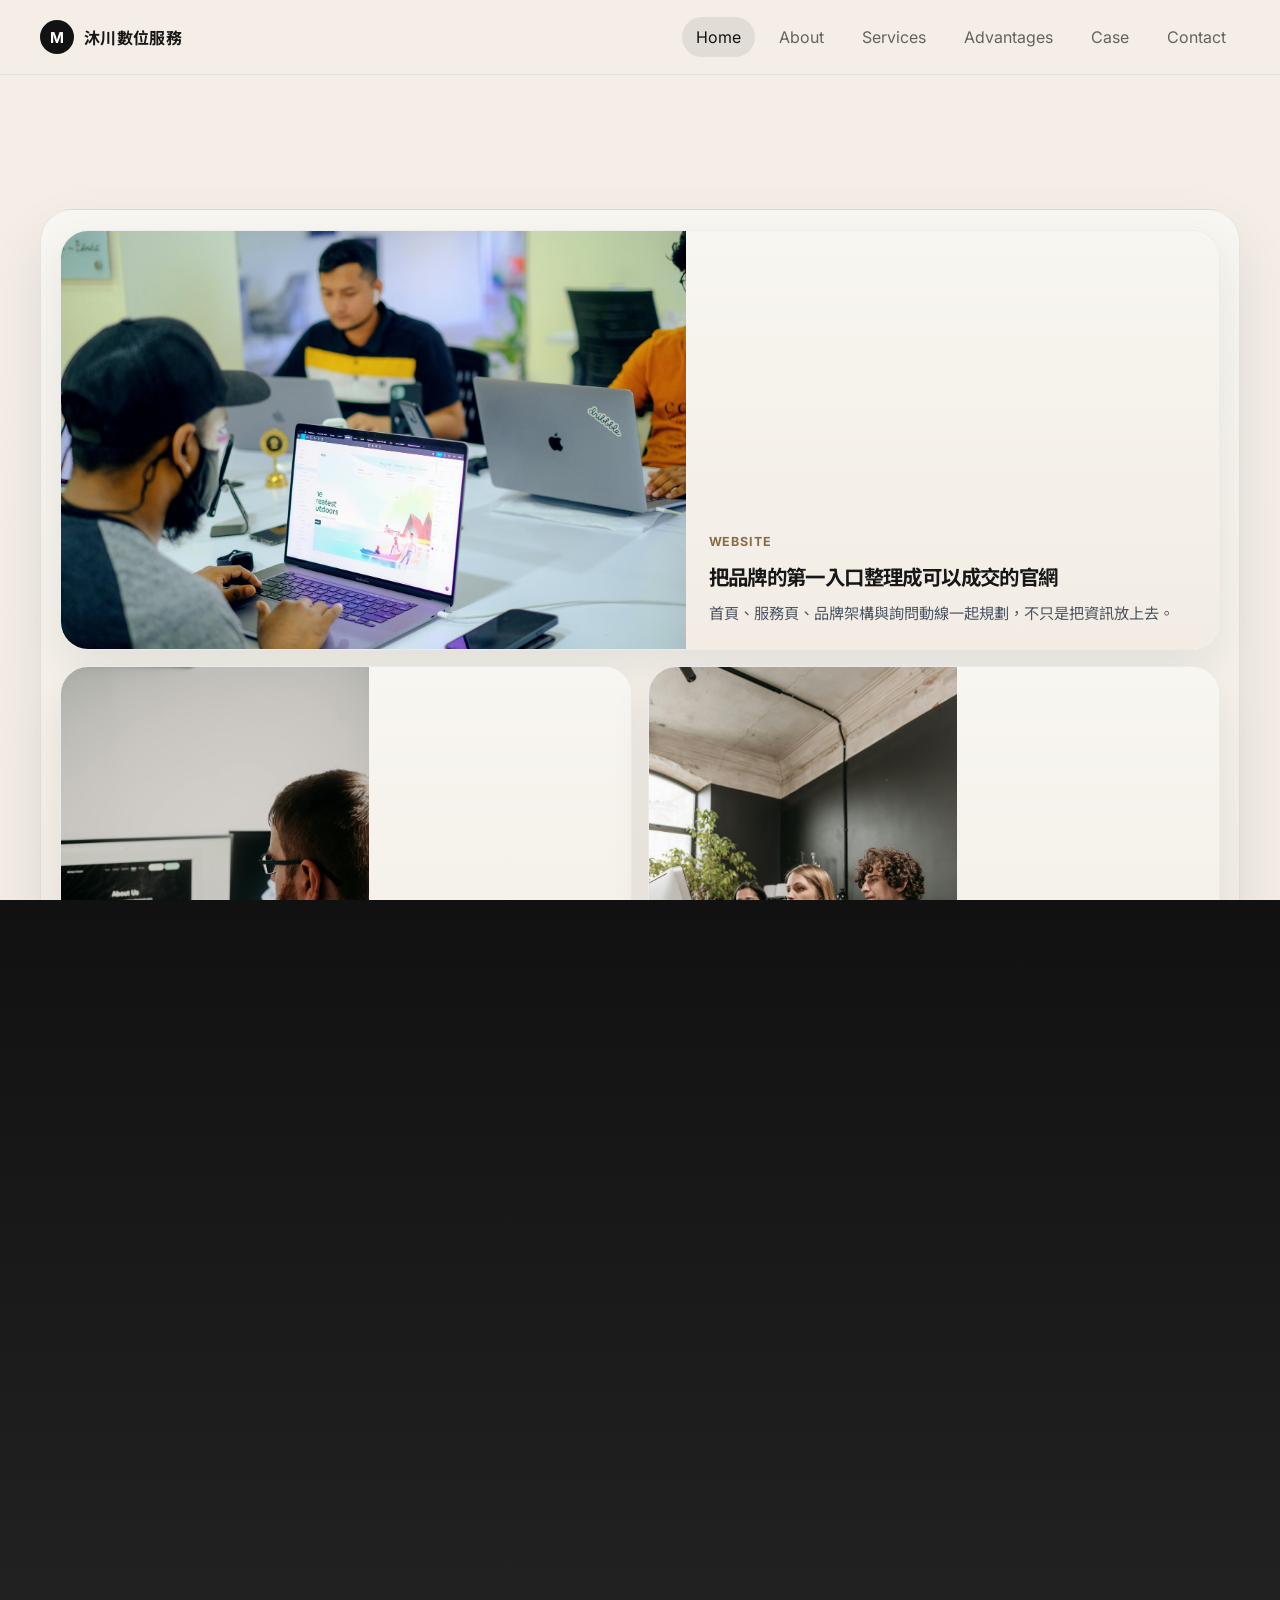
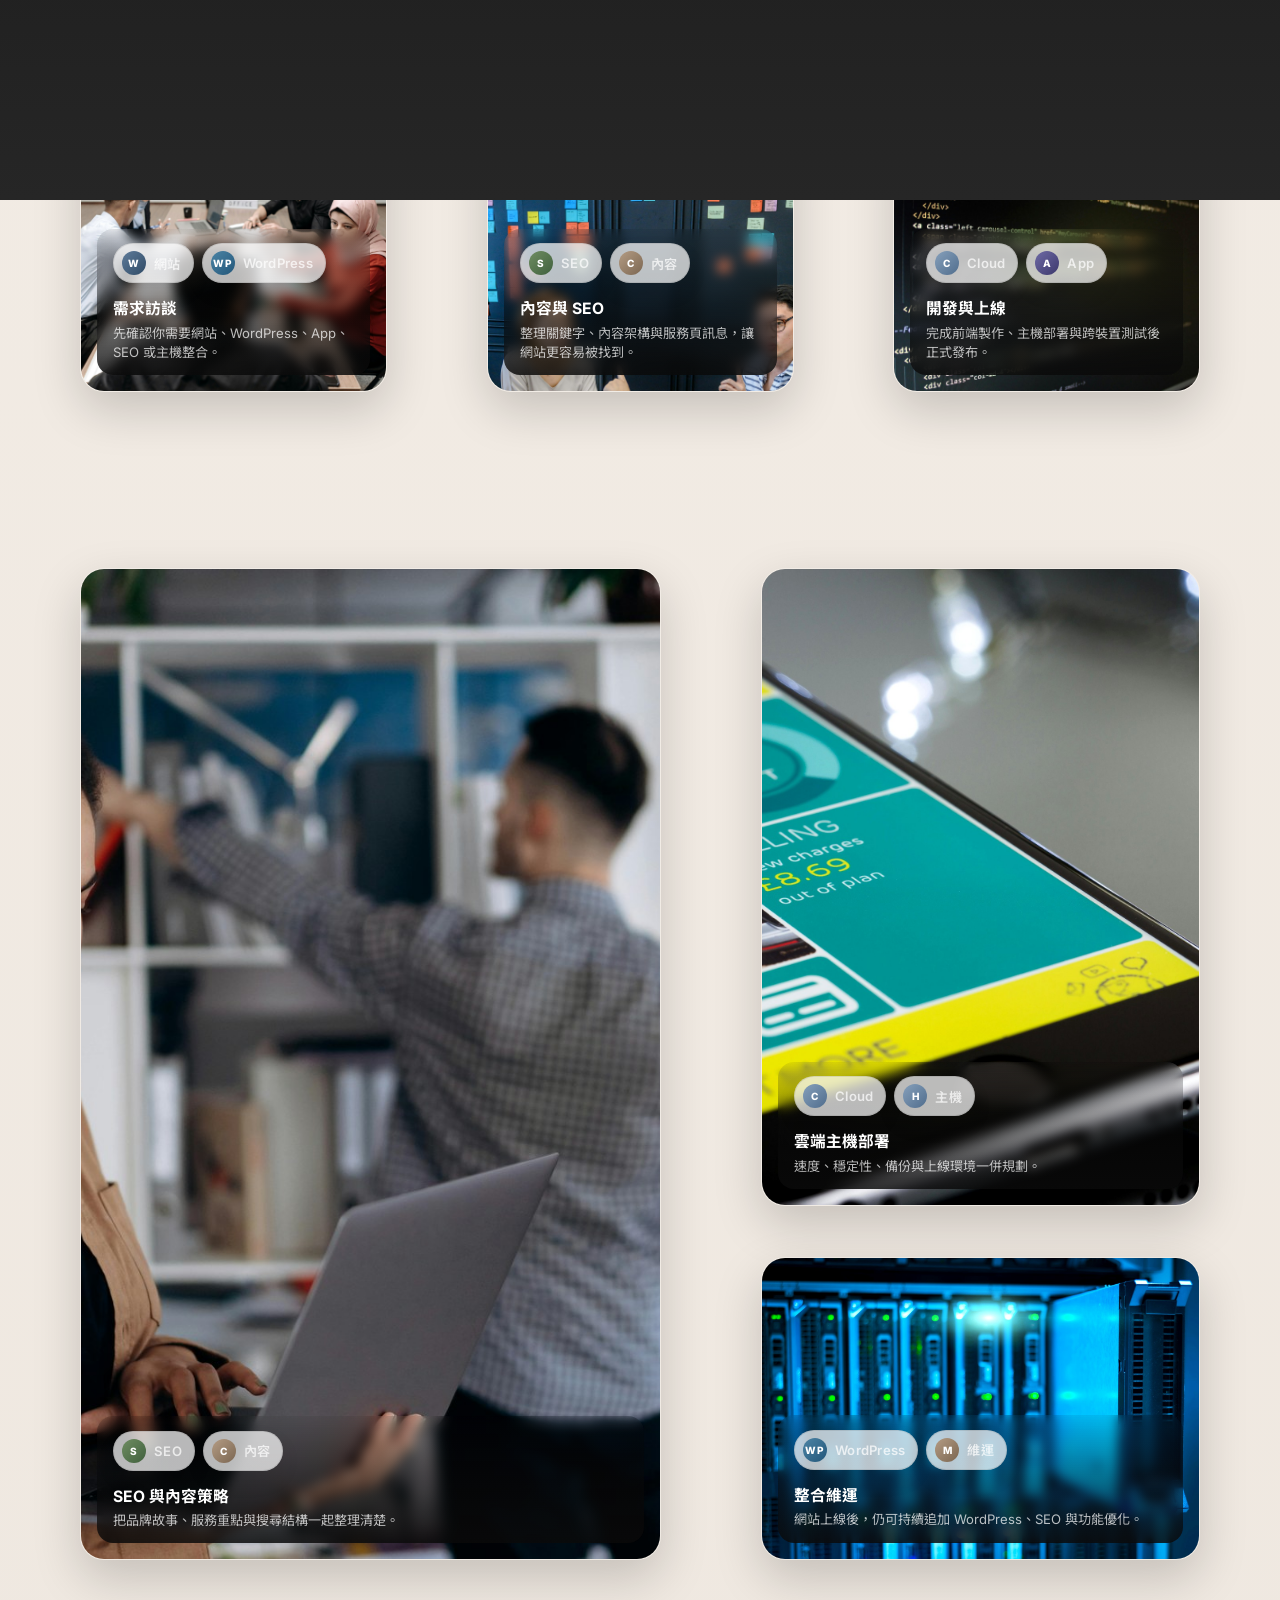
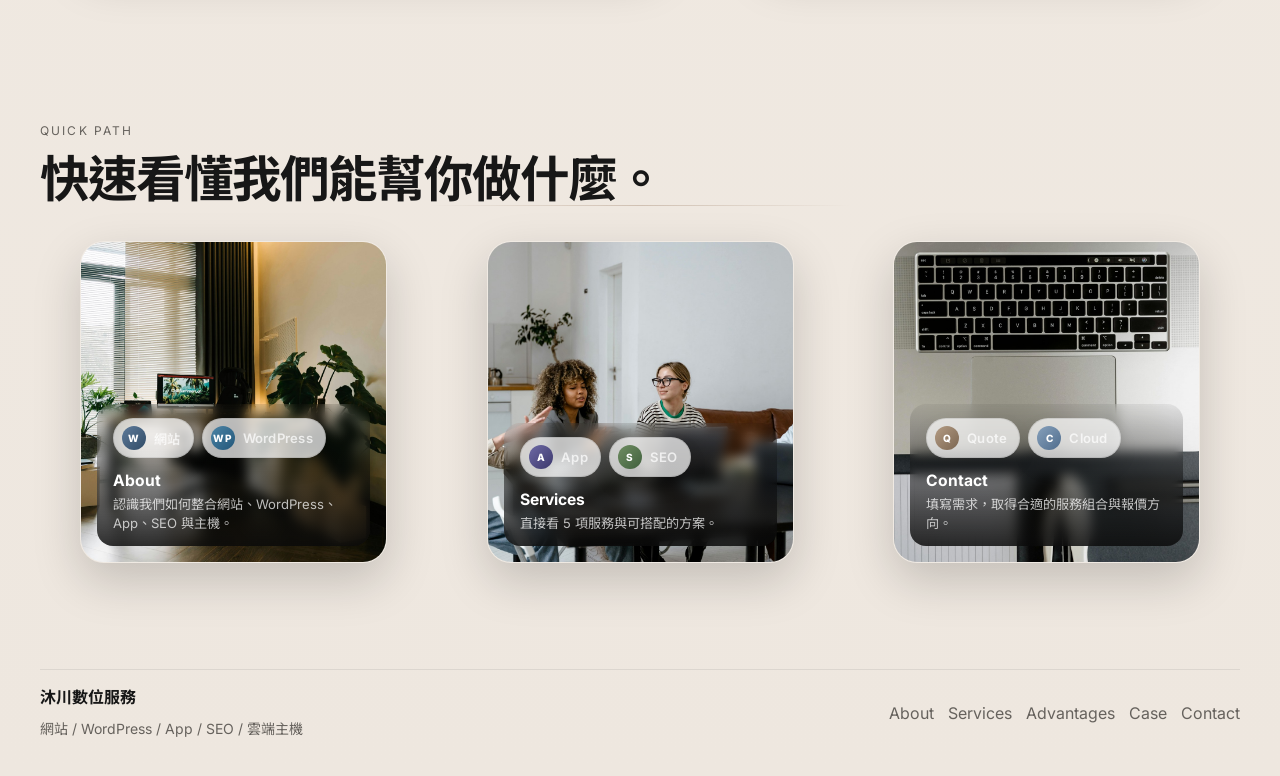
<file: index.html>
<!DOCTYPE html>

<html lang="zh-Hant">
<head>
<meta charset="utf-8"/>
<meta content="width=device-width, initial-scale=1.0" name="viewport"/>
<title>沐川數位服務｜網站・WordPress・App・SEO・雲端主機</title>
<meta content="沐川數位服務提供網站建置、WordPress 架站、App 規劃、SEO 優化與雲端主機整合，為品牌打造完整數位入口。" name="description"/>
<link href="https://fonts.googleapis.com" rel="preconnect"/>
<link crossorigin="" href="https://fonts.gstatic.com" rel="preconnect"/>
<link href="https://fonts.googleapis.com/css2?family=Inter:wght@400;500;600;700;800&amp;family=Noto+Sans+TC:wght@400;500;700;900&amp;display=swap" rel="stylesheet"/>
<link href="assets/css/style.css" rel="stylesheet"/>
</head>
<body class="page-home is-loading home-opening">
<div aria-hidden="true" class="page-transition"></div>
<div aria-hidden="true" class="opening-curtain">
<div class="opening-curtain-inner container">
<p class="opening-curtain-mark">Mu Chuan / Digital service studio</p>
<h2 class="opening-curtain-title">網站、WordPress、App、SEO、雲端主機，一站整合。</h2>
<p class="opening-curtain-sub">v69 / digital service narrative</p>
</div>
</div>
<header class="site-header">
<div class="container header-inner">
<a class="brand" href="index.html">
<span class="brand-mark">M</span>
<span>沐川數位服務</span>
</a>
<button aria-label="切換選單" class="nav-toggle">
<span></span><span></span>
</button>
<nav class="site-nav">
<a class="active" href="index.html">Home</a>
<a href="about.html">About</a>
<a href="services.html">Services</a>
<a href="advantages.html">Advantages</a>
<a href="case.html">Case</a>
<a href="contact.html#project-form">Contact</a>
</nav>
</div>
</header>
<main>
<section class="hero hero--visual hero--photo-story">
<div class="container image-led-hero image-led-hero--dense">
<div class="service-narrative-grid scroll-motion delay-1">
<article class="service-narrative-card service-narrative-card--website">
<img alt="網站專案團隊正在進行企業官網規劃與頁面設計" src="assets/images/service-narrative/hero-website.jpg"/>
<div class="service-narrative-copy">
<p>Website</p>
<h3>把品牌的第一入口整理成可以成交的官網</h3>
<span>首頁、服務頁、品牌架構與詢問動線一起規劃，不只是把資訊放上去。</span>
</div>
</article>
<article class="service-narrative-card service-narrative-card--wordpress">
<img alt="內容管理頁面與網站後台維護畫面" src="assets/images/service-narrative/hero-wordpress.jpg"/>
<div class="service-narrative-copy">
<p>WordPress</p>
<h3>把內容更新權交還給品牌自己</h3>
<span>案例、消息、頁面與活動資訊都能自己維護，不必每次都回頭找工程師。</span>
</div>
</article>
<article class="service-narrative-card service-narrative-card--app">
<img alt="團隊正在討論產品流程與介面操作方向" src="assets/images/service-narrative/hero-app.jpg"/>
<div class="service-narrative-copy">
<p>App</p>
<h3>把服務流程延伸到手機裡</h3>
<span>會員、預約、訂單、通知與操作路徑一起思考，讓使用情境更完整。</span>
</div>
</article>
<article class="service-narrative-card service-narrative-card--seo">
<img alt="搜尋流量與網站分析儀表板畫面" src="assets/images/service-narrative/hero-seo.jpg"/>
<div class="service-narrative-copy">
<p>SEO</p>
<h3>讓搜尋流量變成穩定進站來源</h3>
<span>從關鍵字、內容結構到頁面佈局，一起為網站累積可持續的自然流量。</span>
</div>
</article>
<article class="service-narrative-card service-narrative-card--cloud">
<img alt="雲端主機機房與維運管理情境" src="assets/images/service-narrative/hero-cloud.jpg"/>
<div class="service-narrative-copy">
<p>Cloud</p>
<h3>把上線後的穩定性一起顧好</h3>
<span>主機部署、備份、維運與效能整理到同一條流程裡，讓網站更安心上線。</span>
</div>
</article>
</div>
</div>
</section>
<section class="section section--compact">
<div class="container">
<div class="section-intro section-intro--minimal scroll-motion delay-1">
<p class="eyebrow">Our service flow</p>
<h2>把 5 項服務放進同一段數位成長流程。</h2>
</div>
<div class="editorial-photo-flow">
<figure class="visual-card feature-card scroll-motion delay-1">
<img alt="數位服務團隊討論網站專案的商業主視覺" src="assets/images/v71/home-team-briefing.jpg"/>
<figcaption><div class="card-tech-row"><span class="tech-badge tech-badge--web"><i class="tech-badge-mark">W</i>網站</span><span class="tech-badge tech-badge--wp"><i class="tech-badge-mark">WP</i>WordPress</span></div><strong>需求訪談</strong><span>先確認你需要網站、WordPress、App、SEO 或主機整合。</span></figcaption>
</figure>
<figure class="visual-card feature-card scroll-motion delay-2">
<img alt="網站規劃、內容架構與專案策略視覺" src="assets/images/v71/home-strategy-session.jpg"/>
<figcaption><div class="card-tech-row"><span class="tech-badge tech-badge--seo"><i class="tech-badge-mark">S</i>SEO</span><span class="tech-badge tech-badge--content"><i class="tech-badge-mark">C</i>內容</span></div><strong>內容與 SEO</strong><span>整理關鍵字、內容架構與服務頁訊息，讓網站更容易被找到。</span></figcaption>
</figure>
<figure class="visual-card feature-card scroll-motion delay-3">
<img alt="網站開發、程式與前端製作的技術視覺" src="assets/images/v71/home-code-detail.jpg"/>
<figcaption><div class="card-tech-row"><span class="tech-badge tech-badge--cloud"><i class="tech-badge-mark">C</i>Cloud</span><span class="tech-badge tech-badge--app"><i class="tech-badge-mark">A</i>App</span></div><strong>開發與上線</strong><span>完成前端製作、主機部署與跨裝置測試後正式發布。</span></figcaption>
</figure>
</div>
</div>
</section>
<section class="section section--muted section--compact">
<div class="container">
<div class="split-photo-band">
<figure class="visual-card wide feature-card scroll-motion delay-1">
<img alt="數位服務團隊討論網站專案的商業主視覺" src="assets/images/v71/home-editorial-review.jpg"/>
<figcaption><div class="card-tech-row"><span class="tech-badge tech-badge--seo"><i class="tech-badge-mark">S</i>SEO</span><span class="tech-badge tech-badge--content"><i class="tech-badge-mark">C</i>內容</span></div>
<strong>SEO 與內容策略</strong>
<span>把品牌故事、服務重點與搜尋結構一起整理清楚。</span>
</figcaption>
</figure>
<div class="split-photo-stack">
<figure class="visual-card feature-card scroll-motion delay-2">
<img alt="App 介面流程與行動畫面展示" src="assets/images/v71/home-app-screen.jpg"/>
<figcaption><div class="card-tech-row"><span class="tech-badge tech-badge--cloud"><i class="tech-badge-mark">C</i>Cloud</span><span class="tech-badge tech-badge--cloud"><i class="tech-badge-mark">H</i>主機</span></div><strong>雲端主機部署</strong><span>速度、穩定性、備份與上線環境一併規劃。</span></figcaption>
</figure>
<figure class="visual-card feature-card scroll-motion delay-3">
<img alt="數位服務團隊討論網站專案的商業主視覺" src="assets/images/v71/home-hosting-rack.jpg"/>
<figcaption><div class="card-tech-row"><span class="tech-badge tech-badge--wp"><i class="tech-badge-mark">WP</i>WordPress</span><span class="tech-badge tech-badge--support"><i class="tech-badge-mark">M</i>維運</span></div><strong>整合維運</strong><span>網站上線後，仍可持續追加 WordPress、SEO 與功能優化。</span></figcaption>
</figure>
</div>
</div>
</div>
</section>
<section class="section section--compact">
<div class="container">
<div class="section-intro section-intro--minimal scroll-motion delay-1">
<p class="eyebrow">Quick path</p>
<h2>快速看懂我們能幫你做什麼。</h2>
</div>
<div class="visual-triptych visual-triptych--wide">
<figure class="visual-card service-card scroll-motion delay-1">
<img alt="網站服務主視覺與品牌頁面展示" src="assets/images/v71/home-wordpress-workspace.jpg"/>
<figcaption><div class="card-tech-row"><span class="tech-badge tech-badge--web"><i class="tech-badge-mark">W</i>網站</span><span class="tech-badge tech-badge--wp"><i class="tech-badge-mark">WP</i>WordPress</span></div><strong>About</strong><span>認識我們如何整合網站、WordPress、App、SEO 與主機。</span></figcaption>
</figure>
<figure class="visual-card service-card scroll-motion delay-2">
<img alt="數位服務團隊討論網站專案的商業主視覺" src="assets/images/v71/home-team-laptops.jpg"/>
<figcaption><div class="card-tech-row"><span class="tech-badge tech-badge--app"><i class="tech-badge-mark">A</i>App</span><span class="tech-badge tech-badge--seo"><i class="tech-badge-mark">S</i>SEO</span></div><strong>Services</strong><span>直接看 5 項服務與可搭配的方案。</span></figcaption>
</figure>
<figure class="visual-card service-card scroll-motion delay-3">
<img alt="網站規劃、內容架構與專案策略視覺" src="assets/images/v71/home-planning-desk.jpg"/>
<figcaption><div class="card-tech-row"><span class="tech-badge tech-badge--support"><i class="tech-badge-mark">Q</i>Quote</span><span class="tech-badge tech-badge--cloud"><i class="tech-badge-mark">C</i>Cloud</span></div><strong>Contact</strong><span>填寫需求，取得合適的服務組合與報價方向。</span></figcaption>
</figure>
</div>
</div>
</section>
</main>
<footer class="site-footer">
<div class="container footer-inner">
<div>
<strong>沐川數位服務</strong>
<p>網站 / WordPress / App / SEO / 雲端主機</p>
</div>
<div class="footer-links">
<a href="about.html">About</a>
<a href="services.html">Services</a>
<a href="advantages.html">Advantages</a>
<a href="case.html">Case</a>
<a href="contact.html#project-form">Contact</a>
</div>
</div>
</footer>
<script src="assets/js/script.js"></script>
</body>
</html>
</file>
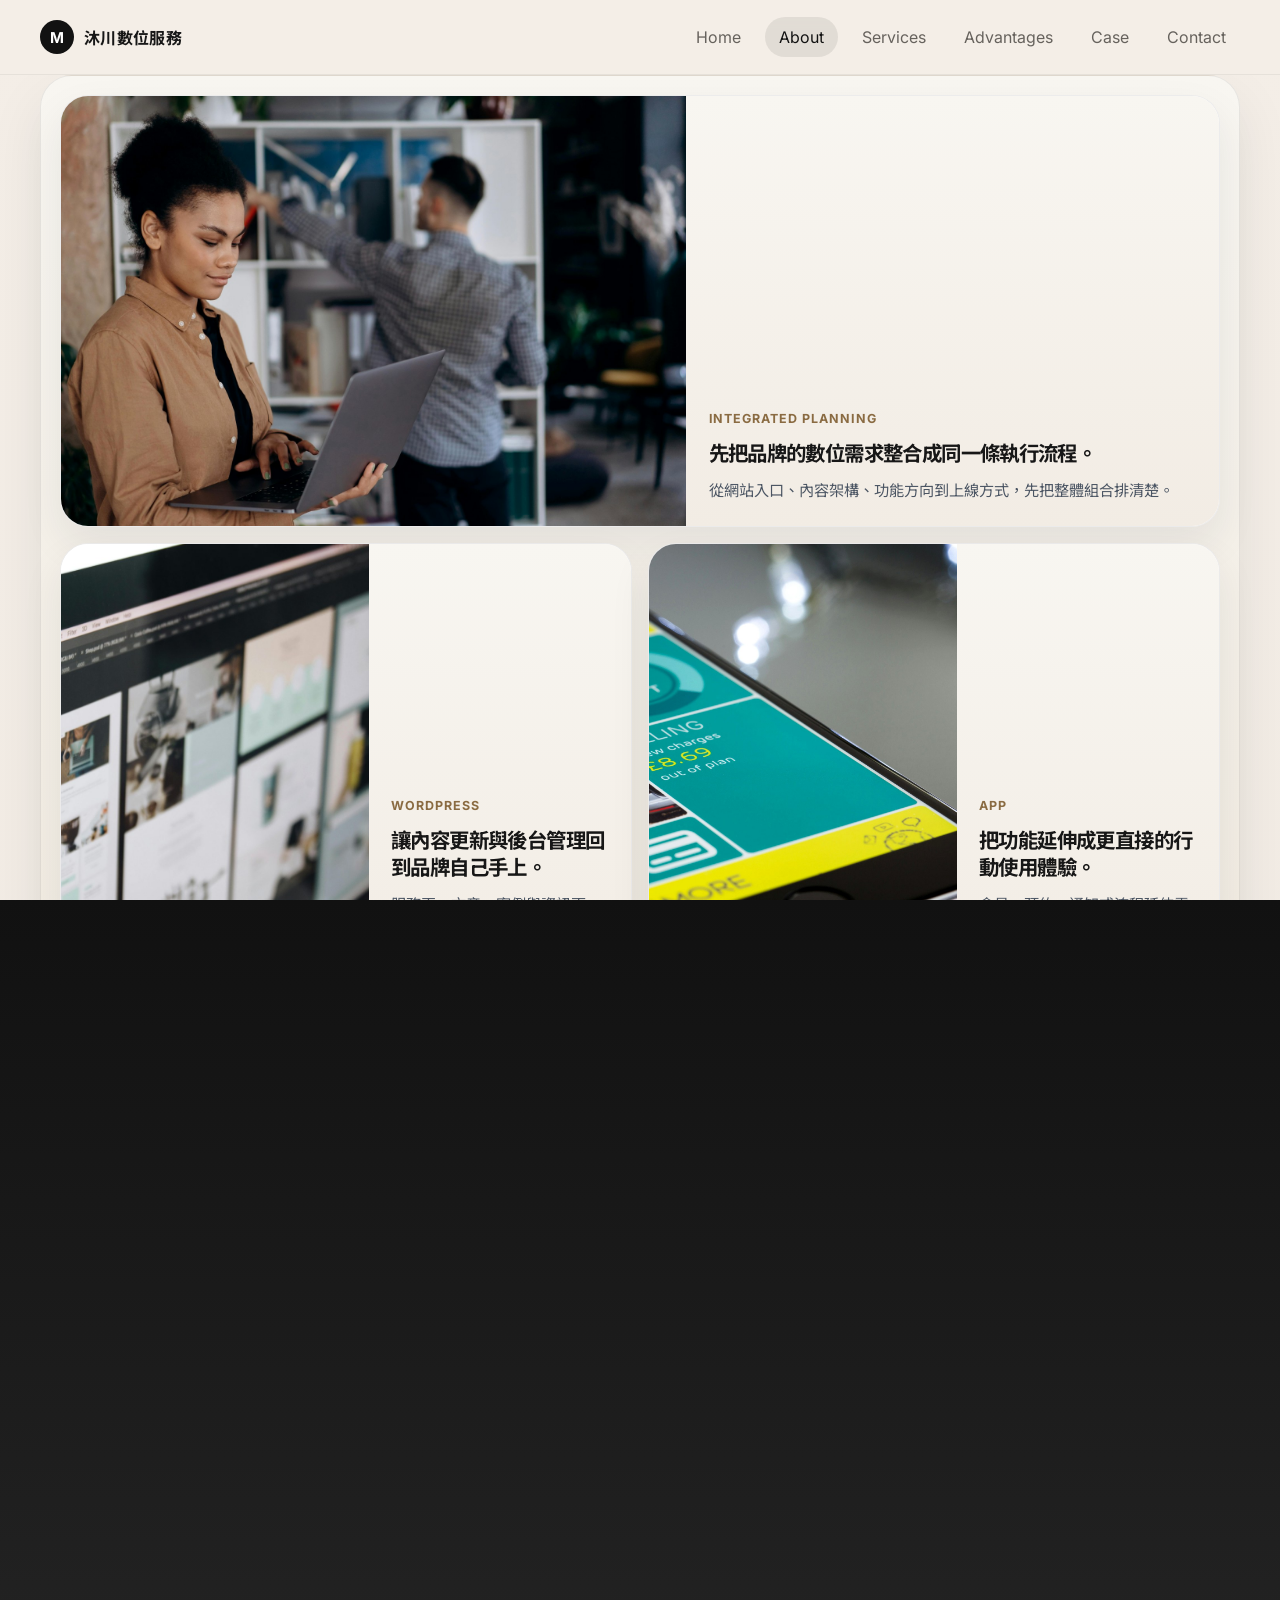
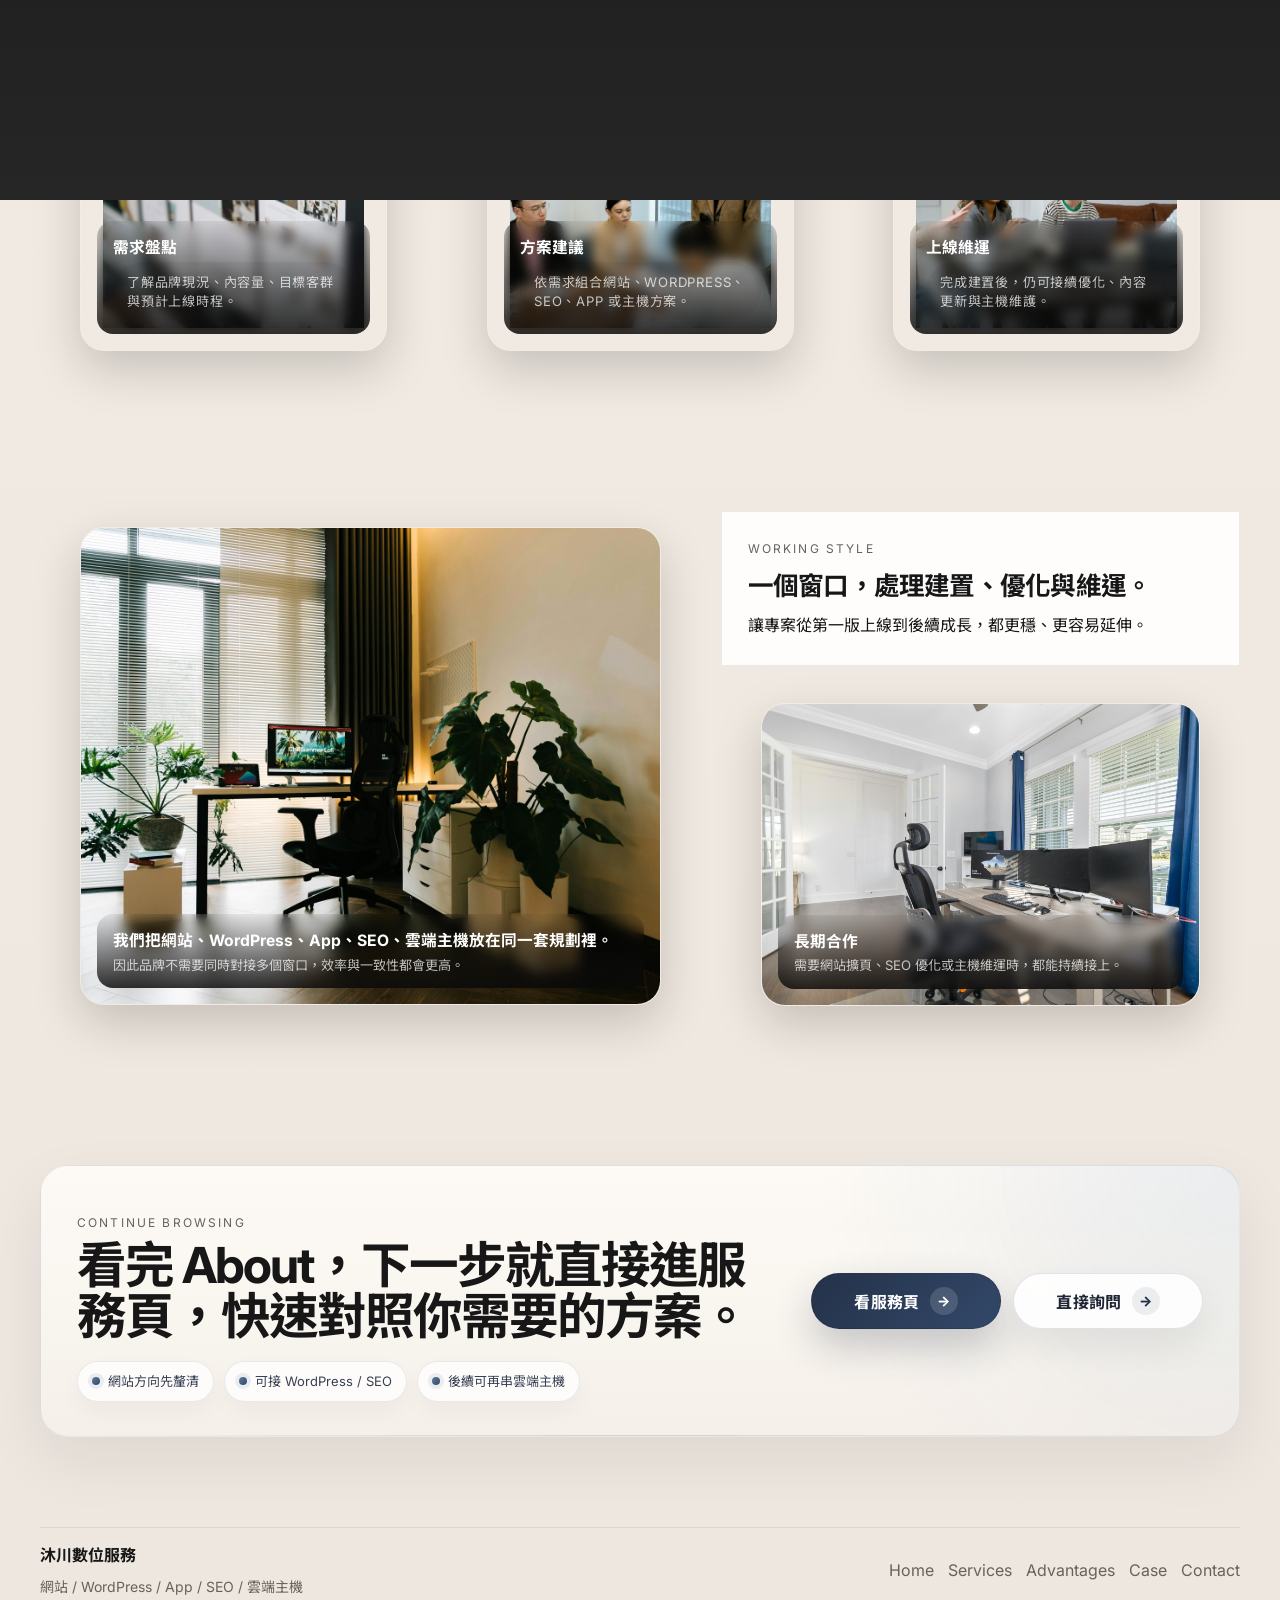
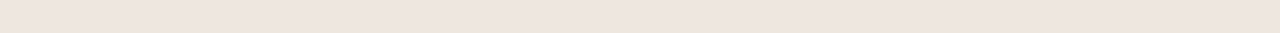
<file: about.html>
<!DOCTYPE html>

<html lang="zh-Hant">
<head>
<meta charset="utf-8"/>
<meta content="width=device-width, initial-scale=1.0" name="viewport"/>
<title>About｜沐川數位服務</title>
<meta content="沐川數位服務整合網站建置、WordPress、App、SEO 與雲端主機，提供一站式數位服務規劃與維運。" name="description"/>
<link href="https://fonts.googleapis.com" rel="preconnect"/>
<link crossorigin="" href="https://fonts.gstatic.com" rel="preconnect"/>
<link href="https://fonts.googleapis.com/css2?family=Inter:wght@400;500;600;700;800&amp;family=Noto+Sans+TC:wght@400;500;700;900&amp;display=swap" rel="stylesheet"/>
<link href="assets/css/style.css" rel="stylesheet"/>
</head>
<body class="page-about is-loading">
<div aria-hidden="true" class="page-transition"></div>
<header class="site-header">
<div class="container header-inner">
<a class="brand" href="index.html"><span class="brand-mark">M</span><span>沐川數位服務</span></a>
<button aria-label="切換選單" class="nav-toggle"><span></span><span></span></button>
<nav class="site-nav">
<a href="index.html">Home</a>
<a class="active" href="about.html">About</a>
<a href="services.html">Services</a>
<a href="advantages.html">Advantages</a>
<a href="case.html">Case</a>
<a href="contact.html#project-form">Contact</a>
</nav>
</div>
</header>
<main>
<section class="page-hero page-hero--visual page-hero--photo-story">
<div class="container">
<div class="image-led-hero image-led-hero--dense">
<div class="service-narrative-grid">
<article class="service-narrative-card service-narrative-card--website scroll-motion delay-1">
<img alt="數位服務團隊一起整理網站、WordPress、App、SEO 與主機需求的會議畫面" src="assets/images/v71/services-team-review.jpg"/>
<div class="service-narrative-copy">
<p>Integrated planning</p>
<h3>先把品牌的數位需求整合成同一條執行流程。</h3>
<span>從網站入口、內容架構、功能方向到上線方式，先把整體組合排清楚。</span>
</div>
</article>
<article class="service-narrative-card service-narrative-card--wordpress scroll-motion delay-2">
<img alt="WordPress 後台編輯與內容管理工作畫面" src="assets/images/v71/services-wordpress-cms.jpg"/>
<div class="service-narrative-copy">
<p>WordPress</p>
<h3>讓內容更新與後台管理回到品牌自己手上。</h3>
<span>服務頁、文章、案例與資訊更新，都能用更穩定的管理流程持續維護。</span>
</div>
</article>
<article class="service-narrative-card service-narrative-card--app scroll-motion delay-3">
<img alt="行動 App 介面展示與操作體驗規劃畫面" src="assets/images/v71/home-app-screen.jpg"/>
<div class="service-narrative-copy">
<p>App</p>
<h3>把功能延伸成更直接的行動使用體驗。</h3>
<span>會員、預約、通知或流程延伸需求，都能從 Web 再接到 App 端。</span>
</div>
</article>
<article class="service-narrative-card service-narrative-card--seo scroll-motion delay-4">
<img alt="SEO 搜尋成效與網站分析數據畫面" src="assets/images/v71/services-seo-metrics.jpg"/>
<div class="service-narrative-copy">
<p>SEO</p>
<h3>讓網站不只是上線，還能持續被找到。</h3>
<span>從搜尋曝光、內容結構到成效追蹤，把成長放進日常優化節奏裡。</span>
</div>
</article>
<article class="service-narrative-card service-narrative-card--cloud scroll-motion delay-5">
<img alt="雲端主機機櫃與網站部署維運環境畫面" src="assets/images/v71/home-hosting-rack.jpg"/>
<div class="service-narrative-copy">
<p>Cloud hosting</p>
<h3>把部署、備份與維運也一起整理進服務裡。</h3>
<span>網站上線後的穩定性、監控、備份與效能維護，都放在同一個窗口處理。</span>
</div>
</article>
</div>
</div>
</div>
</section>
<section class="section section--compact">
<div class="container">
<div class="section-intro section-intro--minimal scroll-motion delay-1">
<p class="eyebrow">How we work</p>
<h2>先釐清你需要的是網站、WordPress、App 還是 SEO／主機整合。</h2>
</div>
<div class="about-story-strip">
<figure class="visual-card process-card scroll-motion delay-1">
<img alt="WordPress 後台與內容管理主題視覺" src="assets/images/v71/about-wordpress-screen.jpg"/>
<figcaption><strong>需求盤點</strong><span>了解品牌現況、內容量、目標客群與預計上線時程。</span></figcaption>
</figure>
<figure class="visual-card process-card scroll-motion delay-2">
<img alt="數位服務團隊討論網站專案的商業主視覺" src="assets/images/v71/about-team-laptop.jpg"/>
<figcaption><strong>方案建議</strong><span>依需求組合網站、WordPress、SEO、App 或主機方案。</span></figcaption>
</figure>
<figure class="visual-card process-card scroll-motion delay-3">
<img alt="網站開發、程式與前端製作的技術視覺" src="assets/images/v71/about-dev-team.jpg"/>
<figcaption><strong>上線維運</strong><span>完成建置後，仍可接續優化、內容更新與主機維護。</span></figcaption>
</figure>
</div>
</div>
</section>
<section class="section section--muted section--compact">
<div class="container">
<div class="about-editorial-band">
<figure class="visual-card wide feature-card scroll-motion delay-1">
<img alt="WordPress 後台與內容管理主題視覺" src="assets/images/v71/about-cms-workspace.jpg"/>
<figcaption><strong>我們把網站、WordPress、App、SEO、雲端主機放在同一套規劃裡。</strong><span>因此品牌不需要同時對接多個窗口，效率與一致性都會更高。</span></figcaption>
</figure>
<div class="about-quote-stack">
<div class="editorial-note scroll-motion delay-2">
<p class="eyebrow">Working style</p>
<h3>一個窗口，處理建置、優化與維運。</h3>
<p>讓專案從第一版上線到後續成長，都更穩、更容易延伸。</p>
</div>
<figure class="visual-card feature-card scroll-motion delay-3">
<img alt="WordPress 後台與內容管理主題視覺" src="assets/images/v71/about-final-studio.jpg"/>
<figcaption><strong>長期合作</strong><span>需要網站擴頁、SEO 優化或主機維運時，都能持續接上。</span></figcaption>
</figure>
</div>
</div>
</div>
</section>
<section class="section section--compact">
<div class="container">
<div class="cta-panel scroll-motion delay-2">
<div>
<p class="eyebrow">Continue browsing</p>
<h2>看完 About，下一步就直接進服務頁，快速對照你需要的方案。</h2>
<div class="cta-points"><span>網站方向先釐清</span><span>可接 WordPress / SEO</span><span>後續可再串雲端主機</span></div></div>
<div class="cta-actions"><a class="btn btn-primary" href="services.html">看服務頁</a><a class="btn btn-secondary" href="contact.html#project-form">直接詢問</a></div>
</div>
</div>
</section>
</main>
<footer class="site-footer">
<div class="container footer-inner">
<div><strong>沐川數位服務</strong><p>網站 / WordPress / App / SEO / 雲端主機</p></div>
<div class="footer-links"><a href="index.html">Home</a><a href="services.html">Services</a><a href="advantages.html">Advantages</a><a href="case.html">Case</a><a href="contact.html#project-form">Contact</a></div>
</div>
</footer>
<script src="assets/js/script.js"></script>
</body>
</html>
</file>
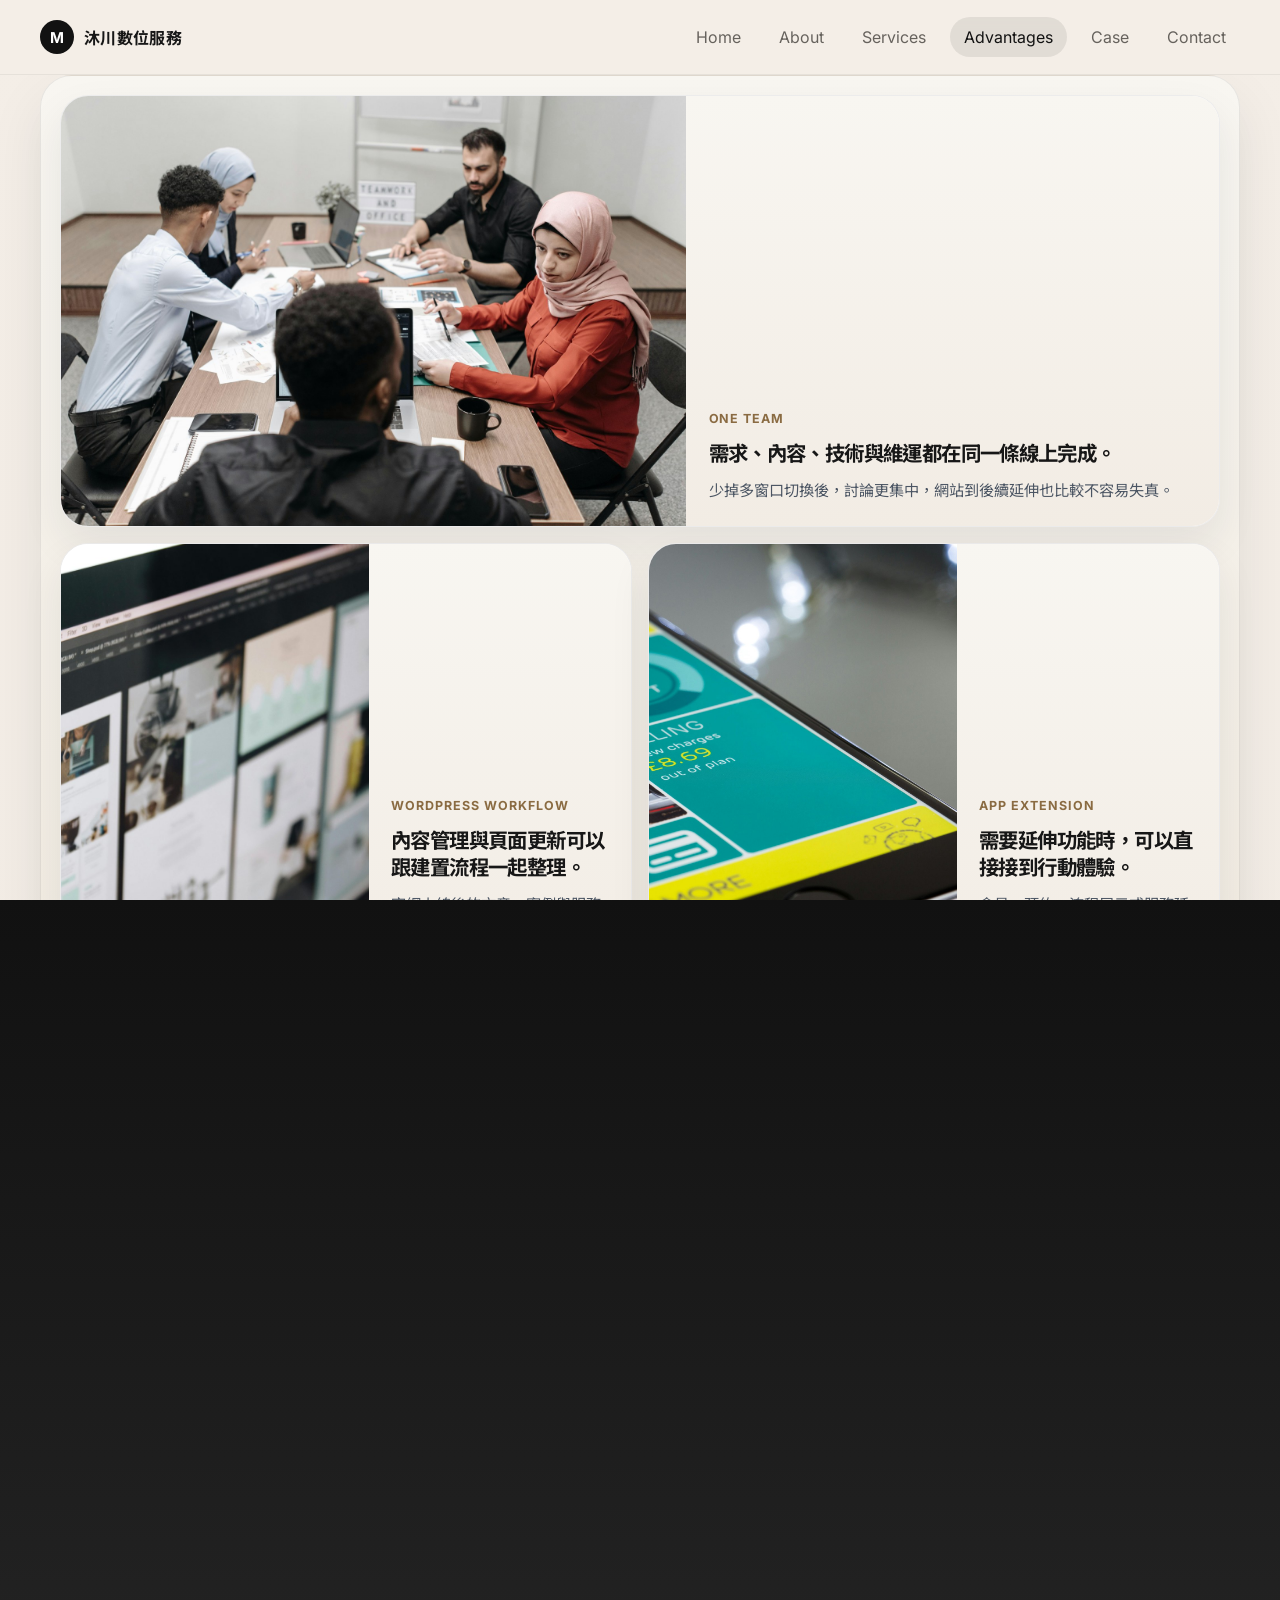
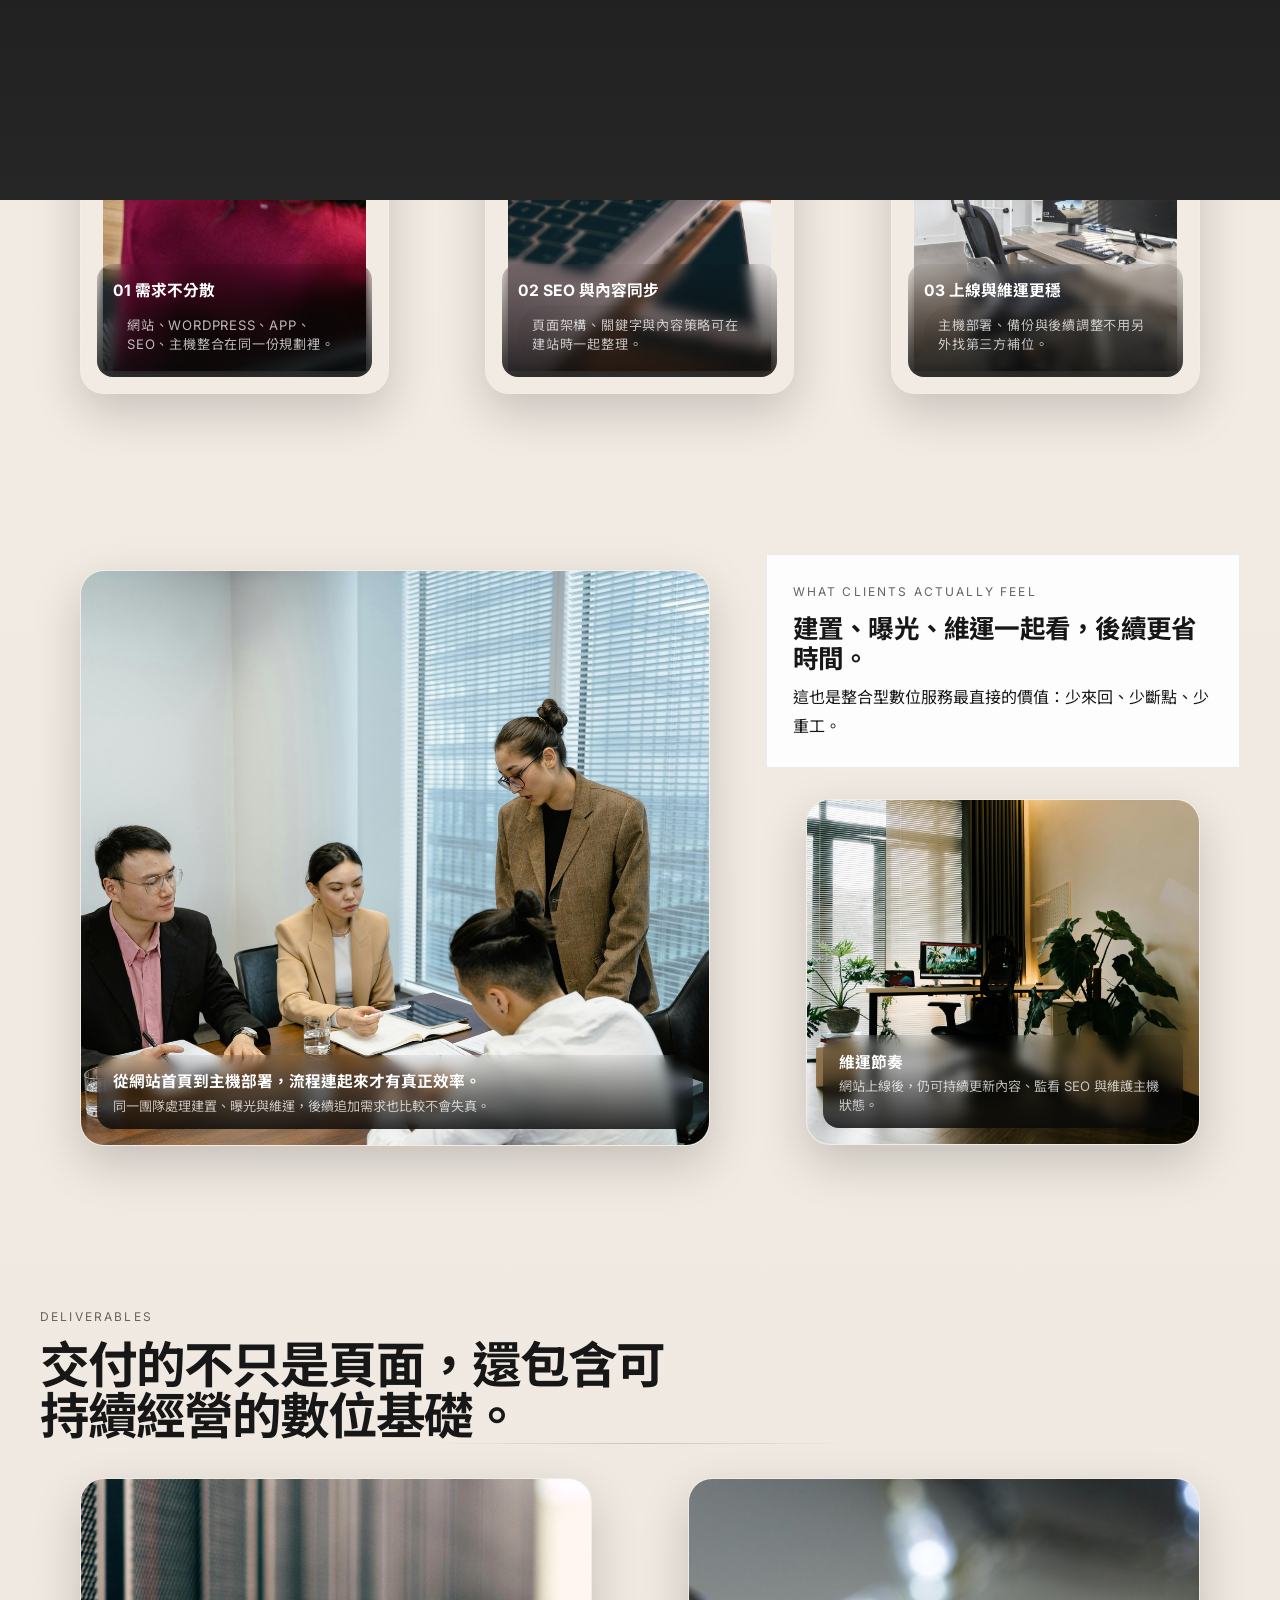
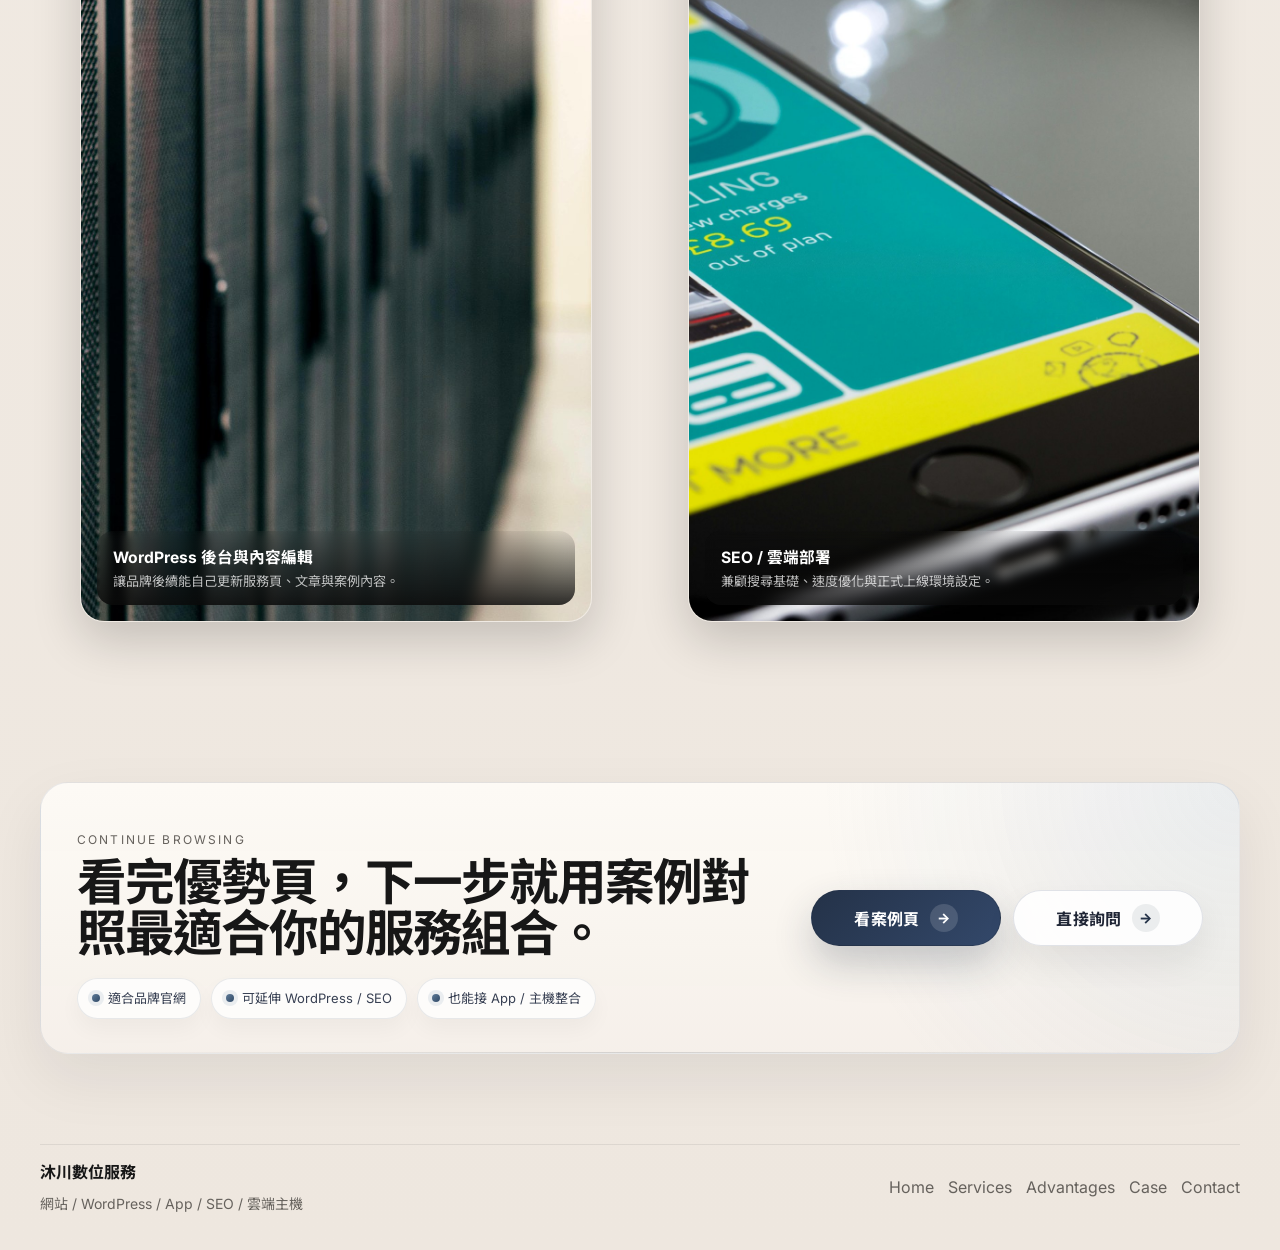
<file: advantages.html>
<!DOCTYPE html>

<html lang="zh-Hant">
<head>
<meta charset="utf-8"/>
<meta content="width=device-width, initial-scale=1.0" name="viewport"/>
<title>Advantages｜沐川數位服務</title>
<meta content="沐川數位服務的優勢在於整合網站、WordPress、App、SEO 與雲端主機，讓建置、曝光與維運可由同一團隊完成。" name="description"/>
<link href="https://fonts.googleapis.com" rel="preconnect"/>
<link crossorigin="" href="https://fonts.gstatic.com" rel="preconnect"/>
<link href="https://fonts.googleapis.com/css2?family=Inter:wght@400;500;600;700;800&amp;family=Noto+Sans+TC:wght@400;500;700;900&amp;display=swap" rel="stylesheet"/>
<link href="assets/css/style.css" rel="stylesheet"/>
</head>
<body class="page-advantages is-loading">
<div aria-hidden="true" class="page-transition"></div>
<header class="site-header">
<div class="container header-inner">
<a class="brand" href="index.html"><span class="brand-mark">M</span><span>沐川數位服務</span></a>
<button aria-label="切換選單" class="nav-toggle"><span></span><span></span></button>
<nav class="site-nav">
<a href="index.html">Home</a>
<a href="about.html">About</a>
<a href="services.html">Services</a>
<a class="active" href="advantages.html">Advantages</a>
<a href="case.html">Case</a>
<a href="contact.html#project-form">Contact</a>
</nav>
</div>
</header>
<main>
<section class="page-hero page-hero--visual page-hero--photo-story">
<div class="container">
<div class="image-led-hero image-led-hero--dense">
<div class="service-narrative-grid">
<article class="service-narrative-card service-narrative-card--website scroll-motion delay-1">
<img alt="同一團隊一起整理網站、WordPress、App、SEO 與主機需求的討論畫面" src="assets/images/v71/about-team-discussion.jpg"/>
<div class="service-narrative-copy">
<p>One team</p>
<h3>需求、內容、技術與維運都在同一條線上完成。</h3>
<span>少掉多窗口切換後，討論更集中，網站到後續延伸也比較不容易失真。</span>
</div>
</article>
<article class="service-narrative-card service-narrative-card--wordpress scroll-motion delay-2">
<img alt="WordPress 後台管理與內容更新工作畫面" src="assets/images/v71/services-wordpress-cms.jpg"/>
<div class="service-narrative-copy">
<p>WordPress workflow</p>
<h3>內容管理與頁面更新可以跟建置流程一起整理。</h3>
<span>官網上線後的文章、案例與服務內容，不用再另外找人拆開處理。</span>
</div>
</article>
<article class="service-narrative-card service-narrative-card--app scroll-motion delay-3">
<img alt="行動 App 介面與跨裝置功能延伸展示" src="assets/images/v71/adv-mobile-ui.jpg"/>
<div class="service-narrative-copy">
<p>App extension</p>
<h3>需要延伸功能時，可以直接接到行動體驗。</h3>
<span>會員、預約、流程展示或服務延伸，都能在原本網站基礎上往外接。</span>
</div>
</article>
<article class="service-narrative-card service-narrative-card--seo scroll-motion delay-4">
<img alt="SEO 搜尋成效與網站分析數據畫面" src="assets/images/v71/services-seo-metrics.jpg"/>
<div class="service-narrative-copy">
<p>SEO growth</p>
<h3>建站、內容與搜尋曝光可以同步往前推進。</h3>
<span>頁面架構、關鍵字與內容策略一起整理，交付後更容易持續成長。</span>
</div>
</article>
<article class="service-narrative-card service-narrative-card--cloud scroll-motion delay-5">
<img alt="雲端主機機櫃與網站部署維運環境畫面" src="assets/images/v71/home-hosting-rack.jpg"/>
<div class="service-narrative-copy">
<p>Cloud operations</p>
<h3>上線、備份、監控與維運也留在同一個窗口。</h3>
<span>從部署到後續維護都接得住，交付節奏更穩，後續修改也比較快。</span>
</div>
</article>
</div>
</div>
</div>
</section>
<section class="section section--compact">
<div class="container">
<div class="section-intro section-intro--minimal scroll-motion delay-1">
<p class="eyebrow">Three visible strengths</p>
<h2>選擇整合型服務，優勢不只在畫面好看。</h2>
</div>
<div class="advantages-story-strip">
<figure class="visual-card process-card scroll-motion delay-1">
<img alt="SEO 優化與數據分析儀表板視覺" src="assets/images/v71/adv-strategy-workshop.jpg"/>
<figcaption><strong>01 需求不分散</strong><span>網站、WordPress、App、SEO、主機整合在同一份規劃裡。</span></figcaption>
</figure>
<figure class="visual-card process-card scroll-motion delay-2">
<img alt="網站在桌機、平板、手機上的跨裝置展示" src="assets/images/v71/adv-responsive-setup.jpg"/>
<figcaption><strong>02 SEO 與內容同步</strong><span>頁面架構、關鍵字與內容策略可在建站時一起整理。</span></figcaption>
</figure>
<figure class="visual-card process-card scroll-motion delay-3">
<img alt="網站服務主視覺與品牌頁面展示" src="assets/images/v71/adv-secondary-office.jpg"/>
<figcaption><strong>03 上線與維運更穩</strong><span>主機部署、備份與後續調整不用另外找第三方補位。</span></figcaption>
</figure>
</div>
</div>
</section>
<section class="section section--muted section--compact">
<div class="container">
<div class="advantages-editorial-band">
<figure class="visual-card wide feature-card scroll-motion delay-1">
<img alt="數位服務團隊討論網站專案的商業主視覺" src="assets/images/v71/adv-team-consult.jpg"/>
<figcaption><strong>從網站首頁到主機部署，流程連起來才有真正效率。</strong><span>同一團隊處理建置、曝光與維運，後續追加需求也比較不會失真。</span></figcaption>
</figure>
<div class="advantages-quote-stack">
<div class="editorial-note scroll-motion delay-2">
<p class="eyebrow">What clients actually feel</p>
<h3>建置、曝光、維運一起看，後續更省時間。</h3>
<p>這也是整合型數位服務最直接的價值：少來回、少斷點、少重工。</p>
</div>
<figure class="visual-card feature-card scroll-motion delay-3">
<img alt="網站服務主視覺與品牌頁面展示" src="assets/images/v71/adv-studio-space.jpg"/>
<figcaption><strong>維運節奏</strong><span>網站上線後，仍可持續更新內容、監看 SEO 與維護主機狀態。</span></figcaption>
</figure>
</div>
</div>
</div>
</section>
<section class="section section--compact">
<div class="container">
<div class="section-intro section-intro--minimal scroll-motion delay-1">
<p class="eyebrow">Deliverables</p>
<h2>交付的不只是頁面，還包含可持續經營的數位基礎。</h2>
</div>
<div class="advantages-deliverable-grid">
<figure class="visual-card feature-card scroll-motion delay-1">
<img alt="SEO 優化與數據分析儀表板視覺" src="assets/images/v71/adv-cloud-hosting.jpg"/>
<figcaption><strong>WordPress 後台與內容編輯</strong><span>讓品牌後續能自己更新服務頁、文章與案例內容。</span></figcaption>
</figure>
<figure class="visual-card feature-card scroll-motion delay-2">
<img alt="網站在桌機、平板、手機上的跨裝置展示" src="assets/images/v71/adv-mobile-ui.jpg"/>
<figcaption><strong>SEO / 雲端部署</strong><span>兼顧搜尋基礎、速度優化與正式上線環境設定。</span></figcaption>
</figure>
</div>
</div>
</section>
<section class="section section--compact">
<div class="container">
<div class="cta-panel scroll-motion delay-2">
<div>
<p class="eyebrow">Continue browsing</p>
<h2>看完優勢頁，下一步就用案例對照最適合你的服務組合。</h2>
<div class="cta-points"><span>適合品牌官網</span><span>可延伸 WordPress / SEO</span><span>也能接 App / 主機整合</span></div></div>
<div class="cta-actions"><a class="btn btn-primary" href="case.html">看案例頁</a><a class="btn btn-secondary" href="contact.html#project-form">直接詢問</a></div>
</div>
</div>
</section>
</main>
<footer class="site-footer">
<div class="container footer-inner">
<div><strong>沐川數位服務</strong><p>網站 / WordPress / App / SEO / 雲端主機</p></div>
<div class="footer-links"><a href="index.html">Home</a><a href="services.html">Services</a><a href="advantages.html">Advantages</a><a href="case.html">Case</a><a href="contact.html#project-form">Contact</a></div>
</div>
</footer>
<script src="assets/js/script.js"></script>
</body>
</html>
</file>
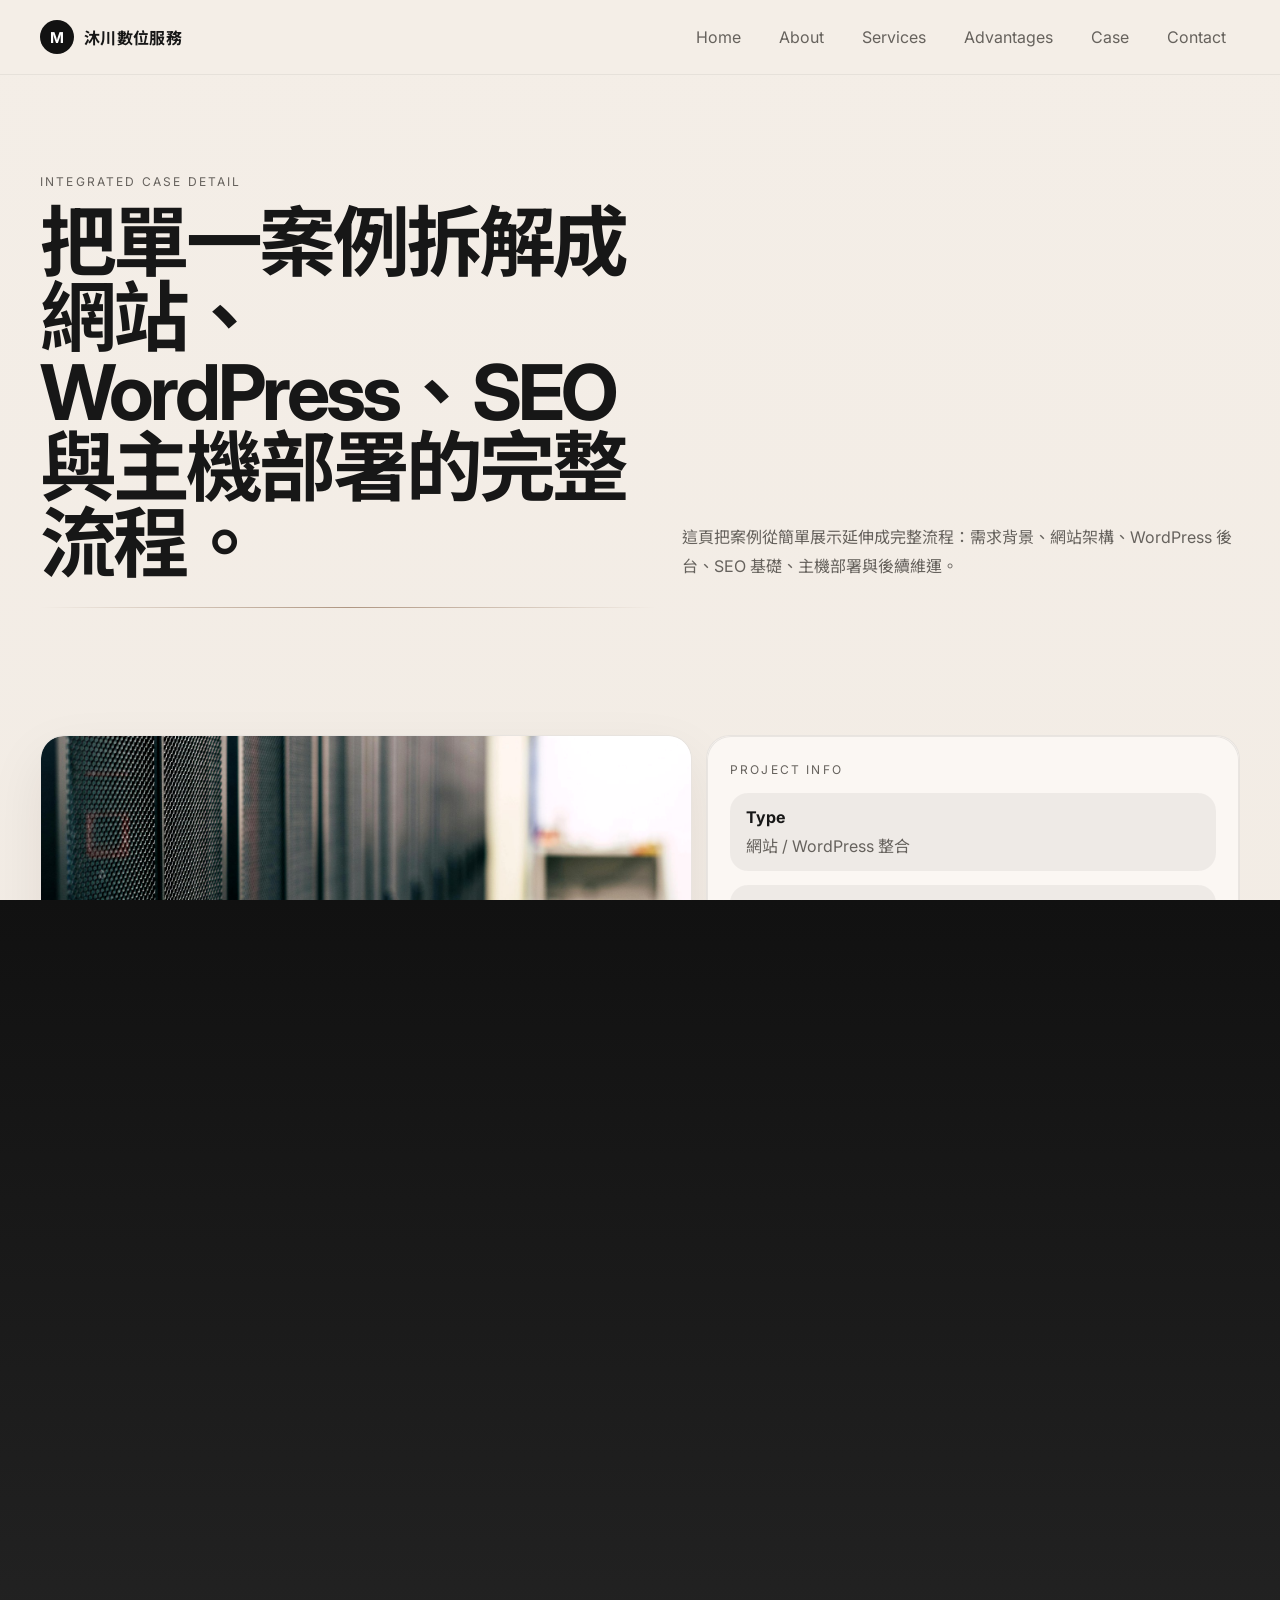
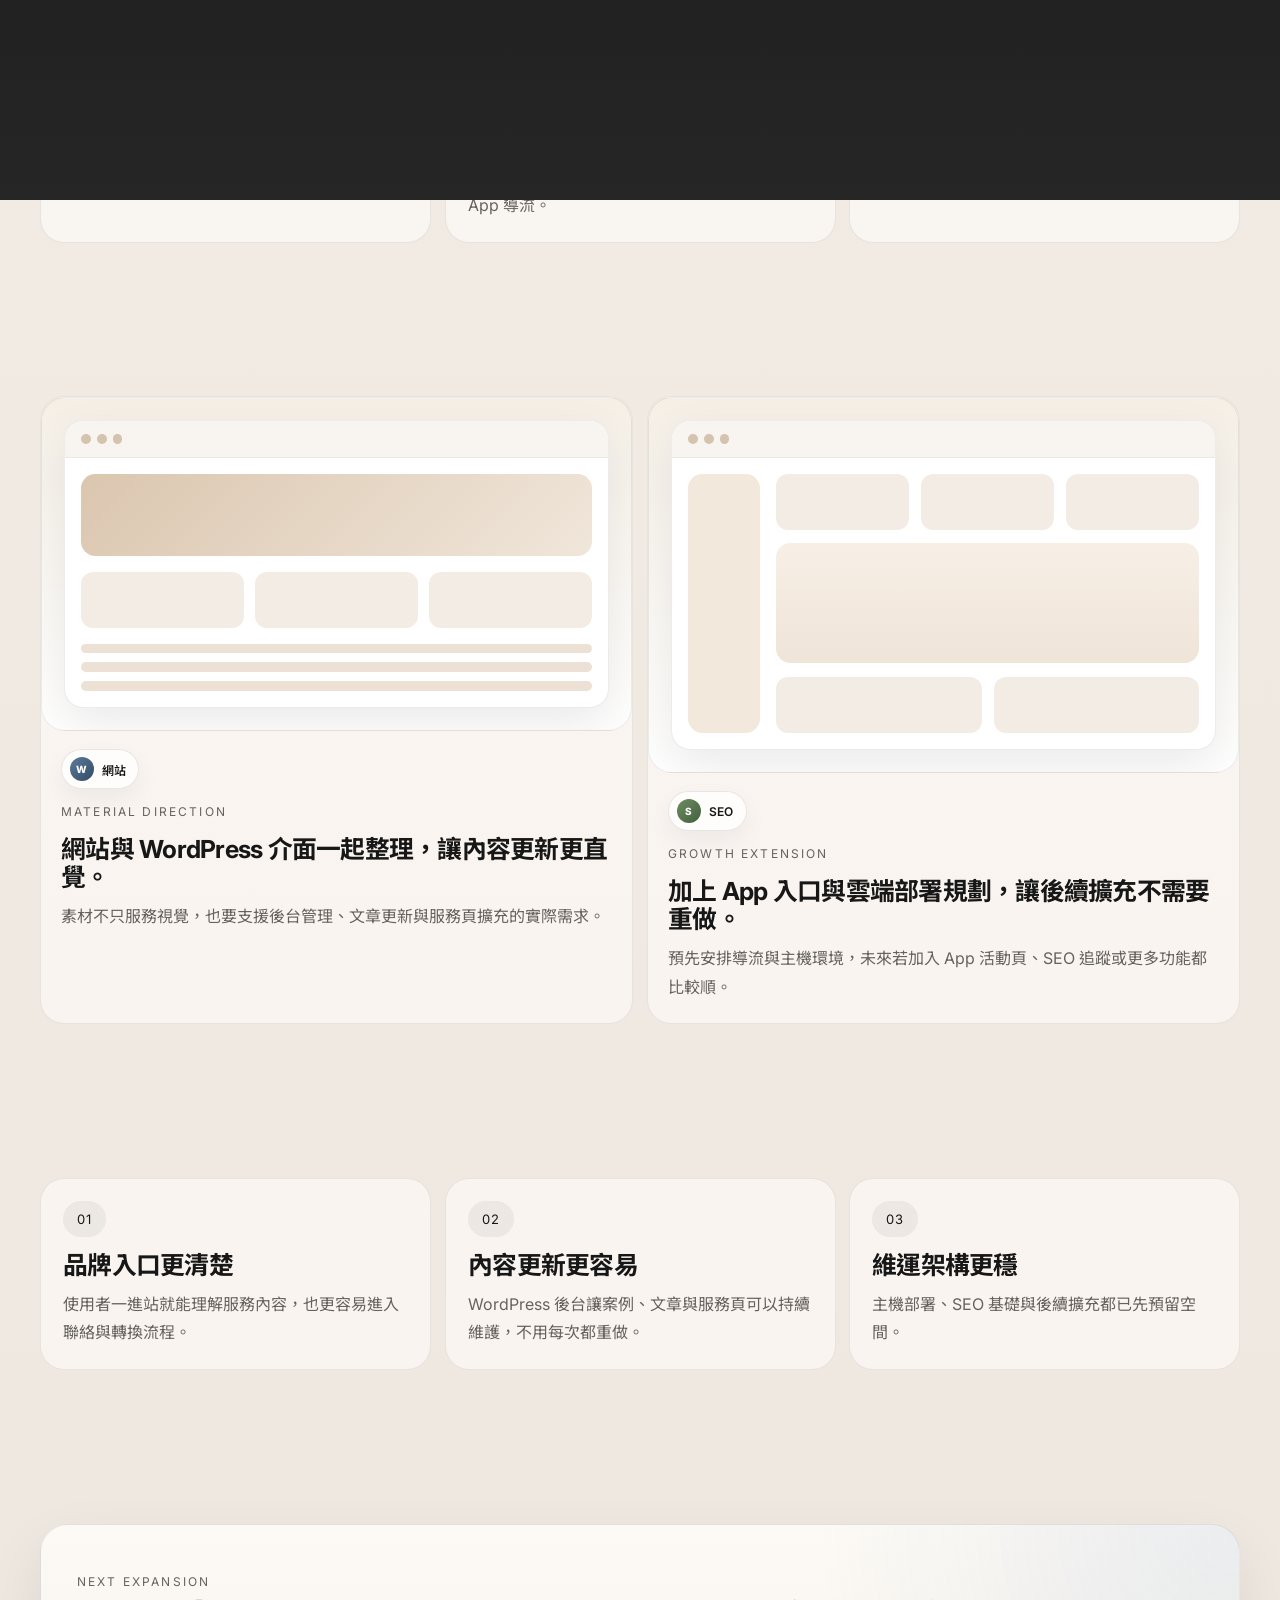
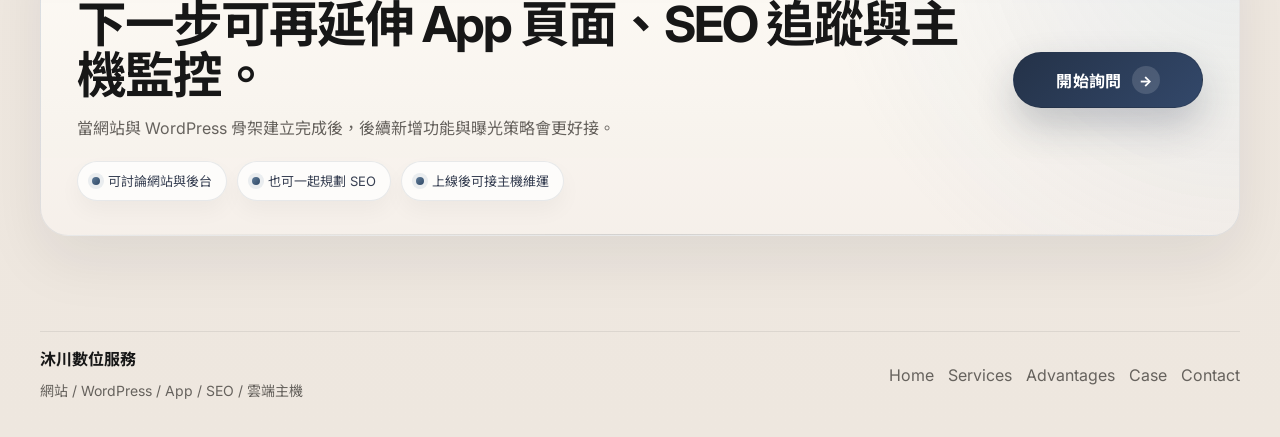
<file: case-detail.html>
<!DOCTYPE html>

<html lang="zh-Hant">
<head>
<meta charset="utf-8"/>
<meta content="width=device-width, initial-scale=1.0" name="viewport"/>
<title>Case Detail｜沐川數位服務</title>
<link href="https://fonts.googleapis.com" rel="preconnect"/>
<link crossorigin="" href="https://fonts.gstatic.com" rel="preconnect"/>
<link href="https://fonts.googleapis.com/css2?family=Inter:wght@400;500;600;700;800&amp;family=Noto+Sans+TC:wght@400;500;700;900&amp;display=swap" rel="stylesheet"/>
<link href="assets/css/style.css" rel="stylesheet"/>
<meta content="完整案例拆解網站、WordPress、SEO 與雲端主機部署的規劃流程。" name="description"/></head>
<body class="page-case-detail is-loading">
<div aria-hidden="true" class="page-transition"></div>
<header class="site-header">
<div class="container header-inner">
<a class="brand" href="index.html"><span class="brand-mark">M</span><span>沐川數位服務</span></a>
<button aria-label="切換選單" class="nav-toggle"><span></span><span></span></button>
<nav class="site-nav">
<a href="index.html">Home</a>
<a href="about.html">About</a>
<a href="services.html">Services</a>
<a href="advantages.html">Advantages</a>
<a href="case.html">Case</a>
<a href="contact.html#project-form">Contact</a>
</nav>
</div>
</header>
<main>
<section class="page-hero compact-page-hero">
<div class="container narrow-grid">
<div>
<p class="eyebrow">Integrated case detail</p>
<h1>把單一案例拆解成網站、WordPress、SEO 與主機部署的完整流程。</h1>
</div>
<p>這頁把案例從簡單展示延伸成完整流程：需求背景、網站架構、WordPress 後台、SEO 基礎、主機部署與後續維運。</p>
</div>
</section>
<section class="section section-tight">
<div class="container case-detail-hero">
<article class="case-detail-main soft-shadow">
<div class="media ratio-16-10"><img alt="雲端主機部署與維運服務視覺" loading="lazy" src="assets/images/v71/case-detail-cloud.jpg"/></div>
<div class="card-copy">
<p class="eyebrow">Featured project</p>
<h2>品牌官網 + WordPress 成長站</h2>
<p>以企業官網為核心，加入 WordPress 後台、SEO 架構與雲端主機部署，讓網站能長期更新與成長。</p>
</div>
</article>
<aside class="case-detail-side">
<div class="detail-meta-card">
<p class="eyebrow">Project info</p>
<div class="detail-meta-list">
<div><strong>Type</strong><span>網站 / WordPress 整合</span></div>
<div><strong>Scope</strong><span>Home / Services / Blog / Contact</span></div>
<div><strong>Focus</strong><span>SEO + Hosting</span></div>
<div><strong>Status</strong><span>Ready to launch</span></div>
</div>
</div>
</aside>
</div>
</section>
<section class="section section-tight">
<div class="container case-flow-grid">
<article class="flow-card"><div class="card-tech-row"><span class="tech-badge tech-badge--content"><i class="tech-badge-mark">S</i>Strategy</span></div>
<p class="eyebrow">Background</p>
<h3>原本只有單頁介紹，內容不易更新，搜尋曝光也不足。</h3>
<p>品牌已有服務內容，但缺少完整網站架構、可維護後台與穩定主機環境，後續擴充成本偏高。</p>
</article>
<article class="flow-card"><div class="card-tech-row"><span class="tech-badge tech-badge--wp"><i class="tech-badge-mark">WP</i>WordPress</span></div>
<p class="eyebrow">Strategy</p>
<h3>先整理網站架構，再決定 WordPress、SEO 與主機方案。</h3>
<p>我們先盤點頁面目的與關鍵字，再決定哪些內容由 WordPress 管理、哪些需求需要額外功能或 App 導流。</p>
</article>
<article class="flow-card"><div class="card-tech-row"><span class="tech-badge tech-badge--cloud"><i class="tech-badge-mark">C</i>Cloud</span></div>
<p class="eyebrow">Output</p>
<h3>上線後可自己維護內容，並持續做 SEO 與功能擴充。</h3>
<p>這樣網站不只是一個完成品，而是能持續更新、追蹤與放大的數位資產。</p>
</article>
</div>
</section>
<section class="section section-tight">
<div class="container visual-story-grid">
<article class="visual-story-card">
<div class="visual-story-card mockup-shell">
<div aria-hidden="true" class="ui-mockup ui-browser">
<div class="ui-window-bar"><span></span><span></span><span></span></div>
<div class="ui-browser-body">
<div class="ui-browser-hero"></div>
<div class="ui-browser-grid"><span></span><span></span><span></span></div>
<div class="ui-browser-lines"><span></span><span></span><span></span></div>
</div>
</div>
</div>
<div class="card-copy"><div class="card-tech-row"><span class="tech-badge tech-badge--web"><i class="tech-badge-mark">W</i>網站</span></div>
<p class="eyebrow">Material direction</p>
<h3>網站與 WordPress 介面一起整理，讓內容更新更直覺。</h3>
<p>素材不只服務視覺，也要支援後台管理、文章更新與服務頁擴充的實際需求。</p>
</div>
</article>
<article class="visual-story-card">
<div class="visual-story-card mockup-shell">
<div aria-hidden="true" class="ui-mockup ui-dashboard">
<div class="ui-window-bar"><span></span><span></span><span></span></div>
<div class="ui-dashboard-body">
<div class="ui-sidebar"></div>
<div class="ui-dashboard-main">
<div class="ui-kpis"><span></span><span></span><span></span></div>
<div class="ui-chart"></div>
<div class="ui-cards"><span></span><span></span></div>
</div>
</div>
</div>
</div>
<div class="card-copy"><div class="card-tech-row"><span class="tech-badge tech-badge--seo"><i class="tech-badge-mark">S</i>SEO</span></div>
<p class="eyebrow">Growth extension</p>
<h3>加上 App 入口與雲端部署規劃，讓後續擴充不需要重做。</h3>
<p>預先安排導流與主機環境，未來若加入 App 活動頁、SEO 追蹤或更多功能都比較順。</p>
</div>
</article>
</div>
</section>
<section class="section section-tight">
<div class="container result-grid">
<article class="result-card"><span>01</span><h3>品牌入口更清楚</h3><p>使用者一進站就能理解服務內容，也更容易進入聯絡與轉換流程。</p></article>
<article class="result-card"><span>02</span><h3>內容更新更容易</h3><p>WordPress 後台讓案例、文章與服務頁可以持續維護，不用每次都重做。</p></article>
<article class="result-card"><span>03</span><h3>維運架構更穩</h3><p>主機部署、SEO 基礎與後續擴充都已先預留空間。</p></article>
</div>
</section>
<section class="section cta-panel-wrap">
<div class="container cta-panel">
<div>
<p class="eyebrow">Next expansion</p>
<h2>下一步可再延伸 App 頁面、SEO 追蹤與主機監控。</h2>
<p>當網站與 WordPress 骨架建立完成後，後續新增功能與曝光策略會更好接。</p>
<div class="cta-points"><span>可討論網站與後台</span><span>也可一起規劃 SEO</span><span>上線後可接主機維運</span></div></div>
<div class="cta-actions"><a class="btn btn-primary" href="contact.html#project-form">開始詢問</a></div>
</div>
</section>
</main>
<footer class="site-footer">
<div class="container footer-inner">
<div><strong>沐川數位服務</strong><p>網站 / WordPress / App / SEO / 雲端主機</p></div>
<div class="footer-links"><a href="index.html">Home</a><a href="services.html">Services</a><a href="advantages.html">Advantages</a><a href="case.html">Case</a><a href="contact.html#project-form">Contact</a></div>
</div>
</footer>
<script src="assets/js/script.js"></script>
</body>
</html>
</file>
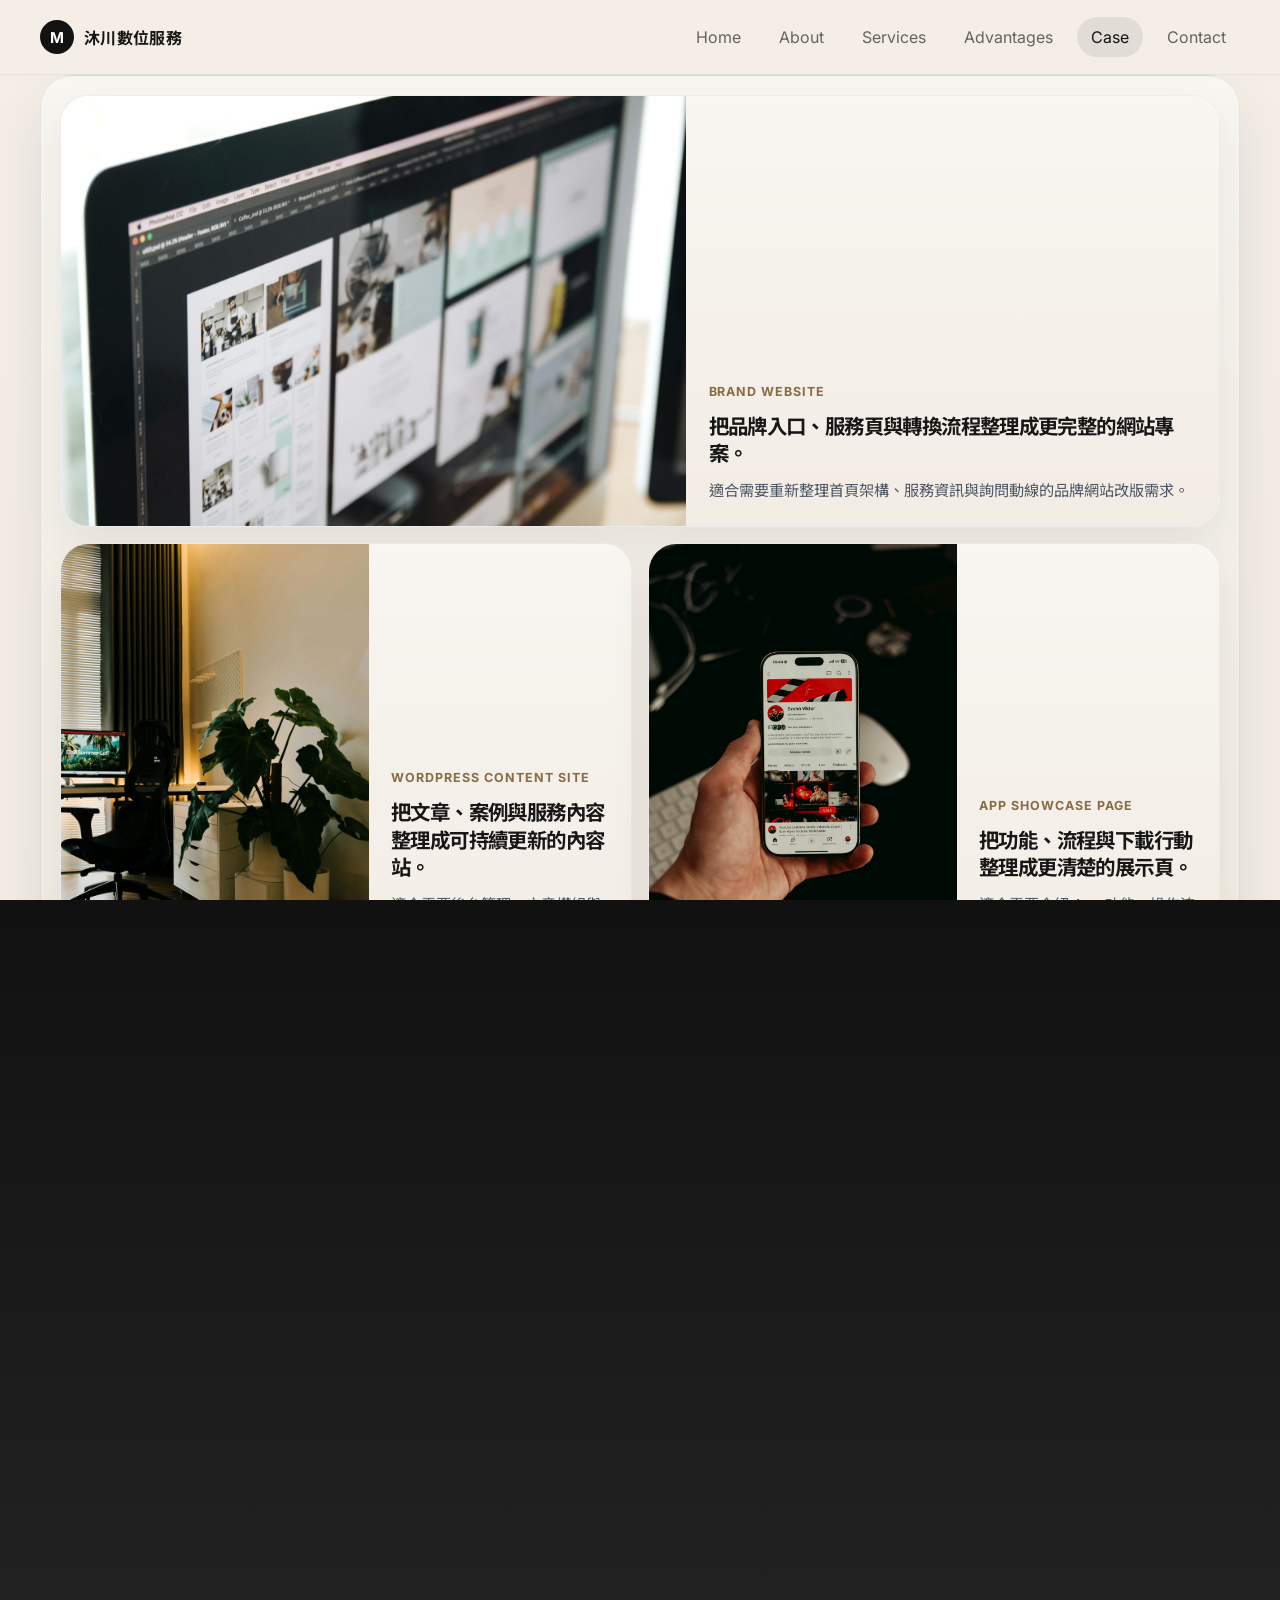
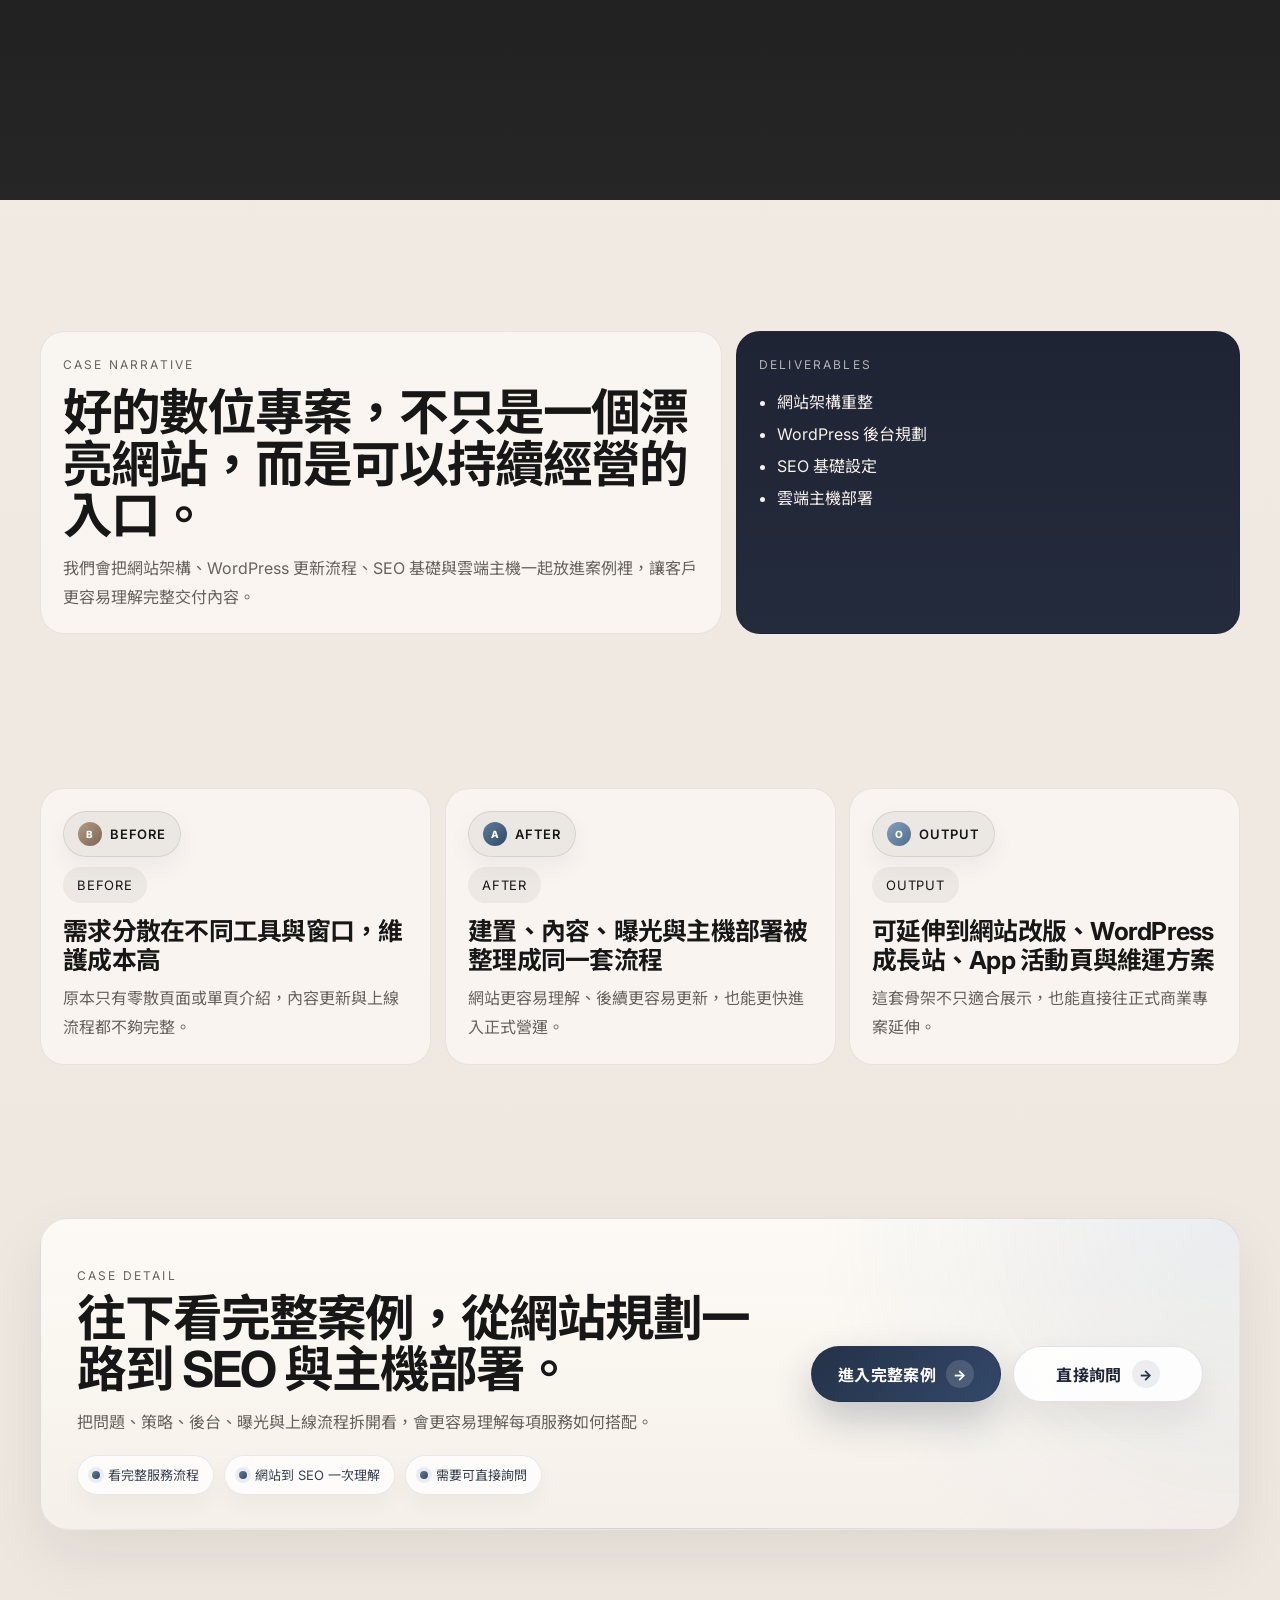
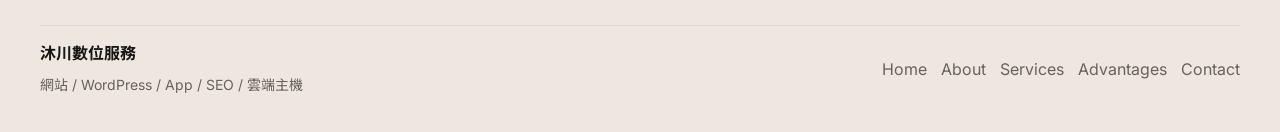
<file: case.html>
<!DOCTYPE html>

<html lang="zh-Hant">
<head>
<meta charset="utf-8"/>
<meta content="width=device-width, initial-scale=1.0" name="viewport"/>
<title>Case｜沐川數位服務</title>
<link href="https://fonts.googleapis.com" rel="preconnect"/>
<link crossorigin="" href="https://fonts.gstatic.com" rel="preconnect"/>
<link href="https://fonts.googleapis.com/css2?family=Inter:wght@400;500;600;700;800&amp;family=Noto+Sans+TC:wght@400;500;700;900&amp;display=swap" rel="stylesheet"/>
<link href="assets/css/style.css" rel="stylesheet"/>
<meta content="案例展示網站、WordPress、App、SEO 與雲端主機如何整合成完整的數位專案。" name="description"/></head>
<body class="page-case is-loading">
<div aria-hidden="true" class="page-transition"></div>
<header class="site-header">
<div class="container header-inner">
<a class="brand" href="index.html"><span class="brand-mark">M</span><span>沐川數位服務</span></a>
<button aria-label="切換選單" class="nav-toggle"><span></span><span></span></button>
<nav class="site-nav">
<a href="index.html">Home</a>
<a href="about.html">About</a>
<a href="services.html">Services</a><a href="advantages.html">Advantages</a>
<a class="active" href="case.html">Case</a>
<a href="contact.html#project-form">Contact</a>
</nav>
</div>
</header>
<main>
<section class="page-hero page-hero--visual page-hero--photo-story">
<div class="container">
<div class="image-led-hero image-led-hero--dense">
<div class="service-narrative-grid">
<article class="service-narrative-card service-narrative-card--website scroll-motion delay-1">
<img alt="品牌網站首頁改版與版面重構案例畫面" src="assets/images/v71/case-spotlight-web.jpg"/>
<div class="service-narrative-copy">
<p>Brand website</p>
<h3>把品牌入口、服務頁與轉換流程整理成更完整的網站專案。</h3>
<span>適合需要重新整理首頁架構、服務資訊與詢問動線的品牌網站改版需求。</span>
</div>
</article>
<article class="service-narrative-card service-narrative-card--wordpress scroll-motion delay-2">
<img alt="WordPress 內容型網站與文章管理案例畫面" src="assets/images/v71/case-spotlight-wordpress.jpg"/>
<div class="service-narrative-copy">
<p>WordPress content site</p>
<h3>把文章、案例與服務內容整理成可持續更新的內容站。</h3>
<span>適合需要後台管理、文章模組與內容經營節奏的 WordPress 架站需求。</span>
</div>
</article>
<article class="service-narrative-card service-narrative-card--app scroll-motion delay-3">
<img alt="App 服務展示頁與行動體驗規劃案例畫面" src="assets/images/v71/case-spotlight-app.jpg"/>
<div class="service-narrative-copy">
<p>App showcase page</p>
<h3>把功能、流程與下載行動整理成更清楚的展示頁。</h3>
<span>適合需要介紹 App 功能、操作流程或活動導流的展示型頁面專案。</span>
</div>
</article>
<article class="service-narrative-card service-narrative-card--seo scroll-motion delay-4">
<img alt="SEO 搜尋曝光與內容優化案例畫面" src="assets/images/v71/adv-seo-hero.jpg"/>
<div class="service-narrative-copy">
<p>SEO growth case</p>
<h3>把網站結構、內容規劃與搜尋曝光一起放進同一個案例。</h3>
<span>適合需要同時整理頁面架構、關鍵字方向與自然流量基礎的專案。</span>
</div>
</article>
<article class="service-narrative-card service-narrative-card--cloud scroll-motion delay-5">
<img alt="雲端主機部署、備份與維運整合案例畫面" src="assets/images/v71/case-spotlight-cloud.jpg"/>
<div class="service-narrative-copy">
<p>Cloud operations</p>
<h3>把部署、備份、穩定性與後續維運也整理進完整交付裡。</h3>
<span>適合需要正式上線、主機代管、備份監控與後續維護的雲端部署需求。</span>
</div>
</article>
</div>
</div>
</div>
</section>
<section class="section section-tight">
<div class="container case-grid-compact">
<article class="case-mini-card case-info-card"><div class="case-info-head"><div class="tech-icon tech-icon--web">W</div><div><p class="eyebrow">Website / UX</p><h3>多裝置體驗</h3></div></div><p>網站、WordPress 後台與 App 展示頁，都要在桌機、平板、手機上維持一致的閱讀與操作節奏。</p><div class="case-chip-row"><span>Desktop</span><span>Tablet</span><span>Mobile</span></div><div class="case-stat-grid"><div><strong>3</strong><span>主要裝置</span></div><div><strong>RWD</strong><span>版型延伸</span></div></div></article>
<article class="case-mini-card case-info-card"><div class="case-info-head"><div class="tech-icon tech-icon--wp">WP</div><div><p class="eyebrow">WordPress / SEO</p><h3>內容管理</h3></div></div><p>當案例牽涉到 WordPress 與 SEO，後台更新流程、分類結構與文章模板會直接影響後續經營效率。</p><div class="case-chip-row"><span>文章模組</span><span>服務頁</span><span>分類架構</span></div><div class="case-stat-grid"><div><strong>CMS</strong><span>可更新</span></div><div><strong>SEO</strong><span>可擴充</span></div></div></article>
<article class="case-mini-card case-info-card case-info-card--dark"><div class="case-info-head"><div class="tech-icon tech-icon--cloud">C</div><div><p class="eyebrow">Why this works</p><h3>同一個案例，同時看得到建置、曝光與維運。</h3></div></div><p>真正有價值的數位專案，不只把網站做出來，還要能被找到、被更新、被穩定運行。</p><div class="case-chip-row"><span>Website</span><span>WordPress</span><span>SEO</span><span>Cloud</span></div><div class="case-stat-grid"><div><strong>24/7</strong><span>穩定上線</span></div><div><strong>1 flow</strong><span>整合交付</span></div></div></article>
</div>
</section>
<section class="section section-tight">
<div class="container case-story-layout">
<article class="case-story-main">
<p class="eyebrow">Case narrative</p>
<h2>好的數位專案，不只是一個漂亮網站，而是可以持續經營的入口。</h2>
<p>我們會把網站架構、WordPress 更新流程、SEO 基礎與雲端主機一起放進案例裡，讓客戶更容易理解完整交付內容。</p>
</article>
<article class="case-story-side">
<p class="eyebrow">Deliverables</p>
<ul class="clean-list dark-list"><li>網站架構重整</li><li>WordPress 後台規劃</li><li>SEO 基礎設定</li><li>雲端主機部署</li></ul>
</article>
</div>
</section>
<section class="section section-tight">
<div class="container result-grid">
<article class="result-card"><div class="card-tech-row"><span class="tech-badge tech-badge--content"><i class="tech-badge-mark">B</i>Before</span></div>
<span>Before</span>
<h3>需求分散在不同工具與窗口，維護成本高</h3>
<p>原本只有零散頁面或單頁介紹，內容更新與上線流程都不夠完整。</p>
</article>
<article class="result-card"><div class="card-tech-row"><span class="tech-badge tech-badge--web"><i class="tech-badge-mark">A</i>After</span></div>
<span>After</span>
<h3>建置、內容、曝光與主機部署被整理成同一套流程</h3>
<p>網站更容易理解、後續更容易更新，也能更快進入正式營運。</p>
</article>
<article class="result-card"><div class="card-tech-row"><span class="tech-badge tech-badge--cloud"><i class="tech-badge-mark">O</i>Output</span></div>
<span>Output</span>
<h3>可延伸到網站改版、WordPress 成長站、App 活動頁與維運方案</h3>
<p>這套骨架不只適合展示，也能直接往正式商業專案延伸。</p>
</article>
</div>
</section>
<section class="section cta-panel-wrap">
<div class="container cta-panel">
<div>
<p class="eyebrow">Case detail</p>
<h2>往下看完整案例，從網站規劃一路到 SEO 與主機部署。</h2>
<p>把問題、策略、後台、曝光與上線流程拆開看，會更容易理解每項服務如何搭配。</p>
<div class="cta-points"><span>看完整服務流程</span><span>網站到 SEO 一次理解</span><span>需要可直接詢問</span></div></div>
<div class="cta-actions"><a class="btn btn-primary" href="case-detail.html">進入完整案例</a><a class="btn btn-secondary" href="contact.html#project-form">直接詢問</a></div>
</div>
</section>
</main>
<footer class="site-footer">
<div class="container footer-inner">
<div><strong>沐川數位服務</strong><p>網站 / WordPress / App / SEO / 雲端主機</p></div>
<div class="footer-links"><a href="index.html">Home</a><a href="about.html">About</a><a href="services.html">Services</a><a href="advantages.html">Advantages</a><a href="contact.html#project-form">Contact</a></div>
</div>
</footer>
<script src="assets/js/script.js"></script>
</body>
</html>
</file>
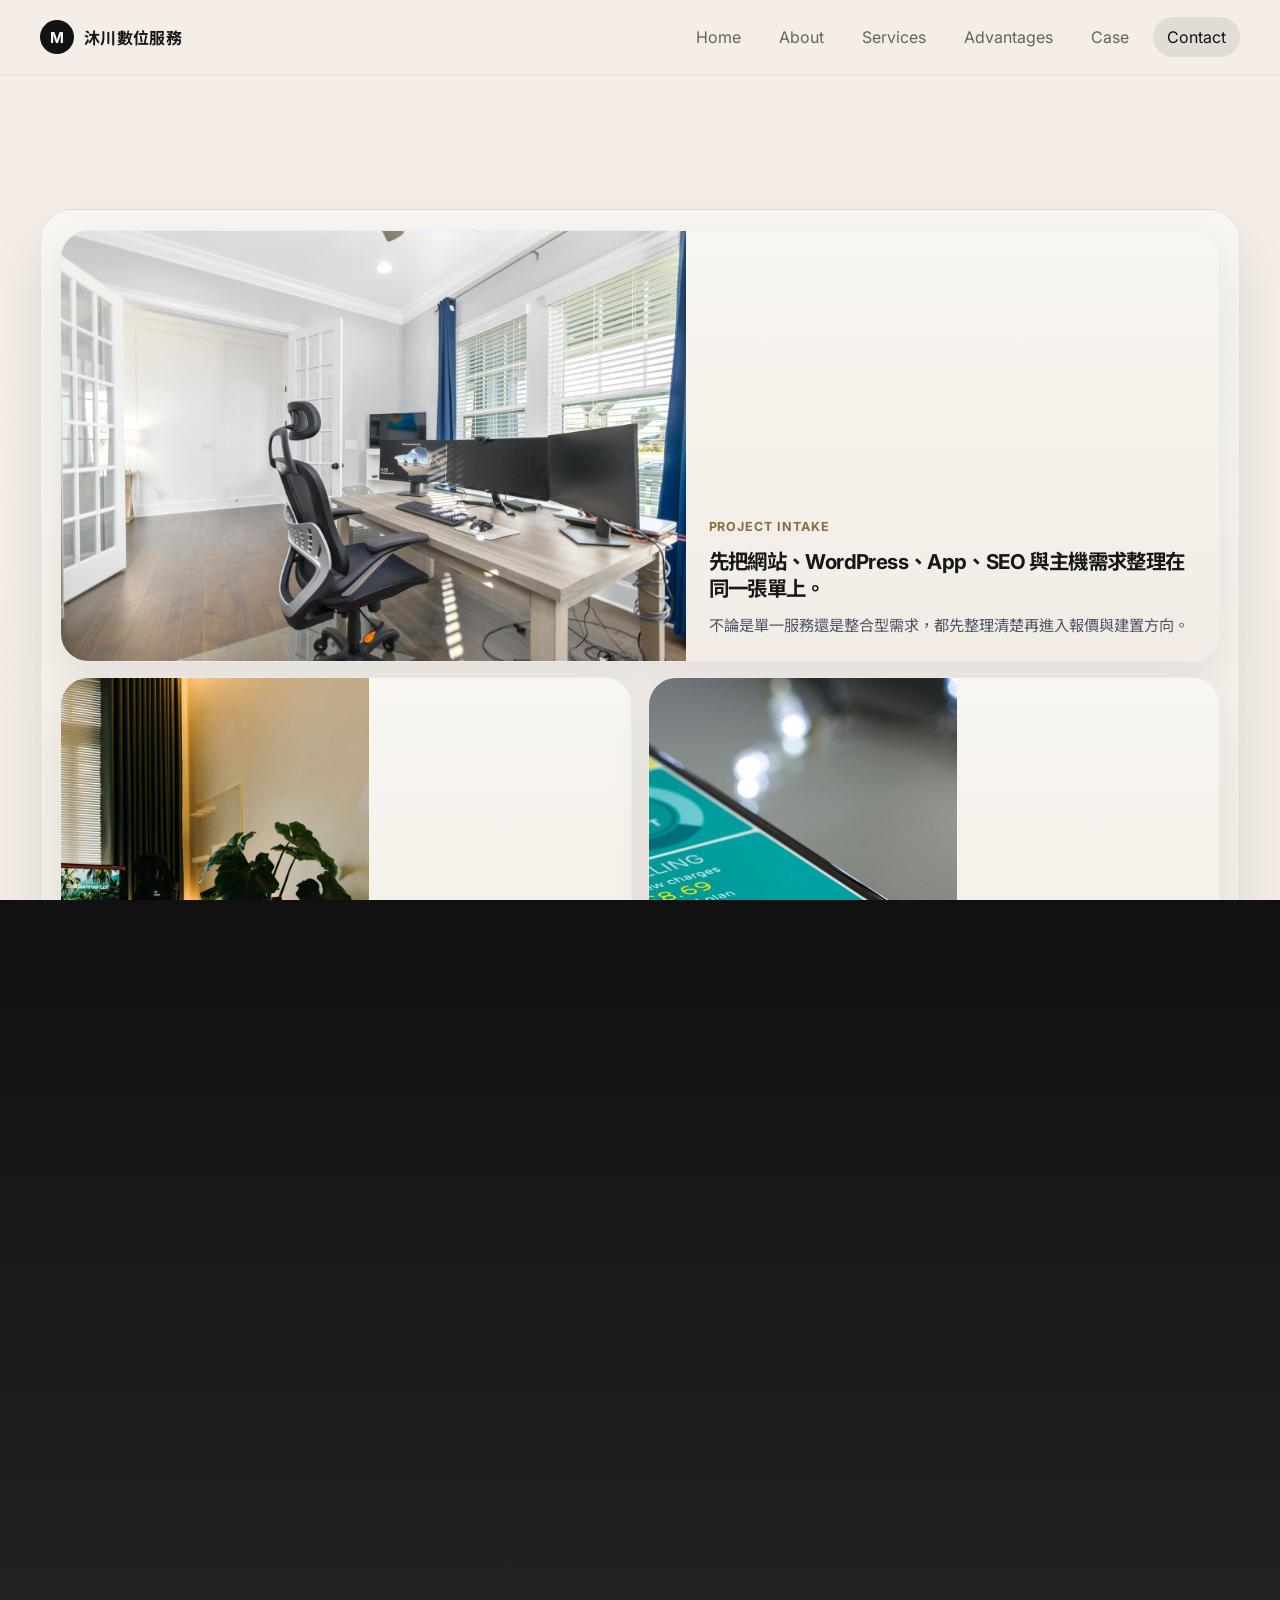
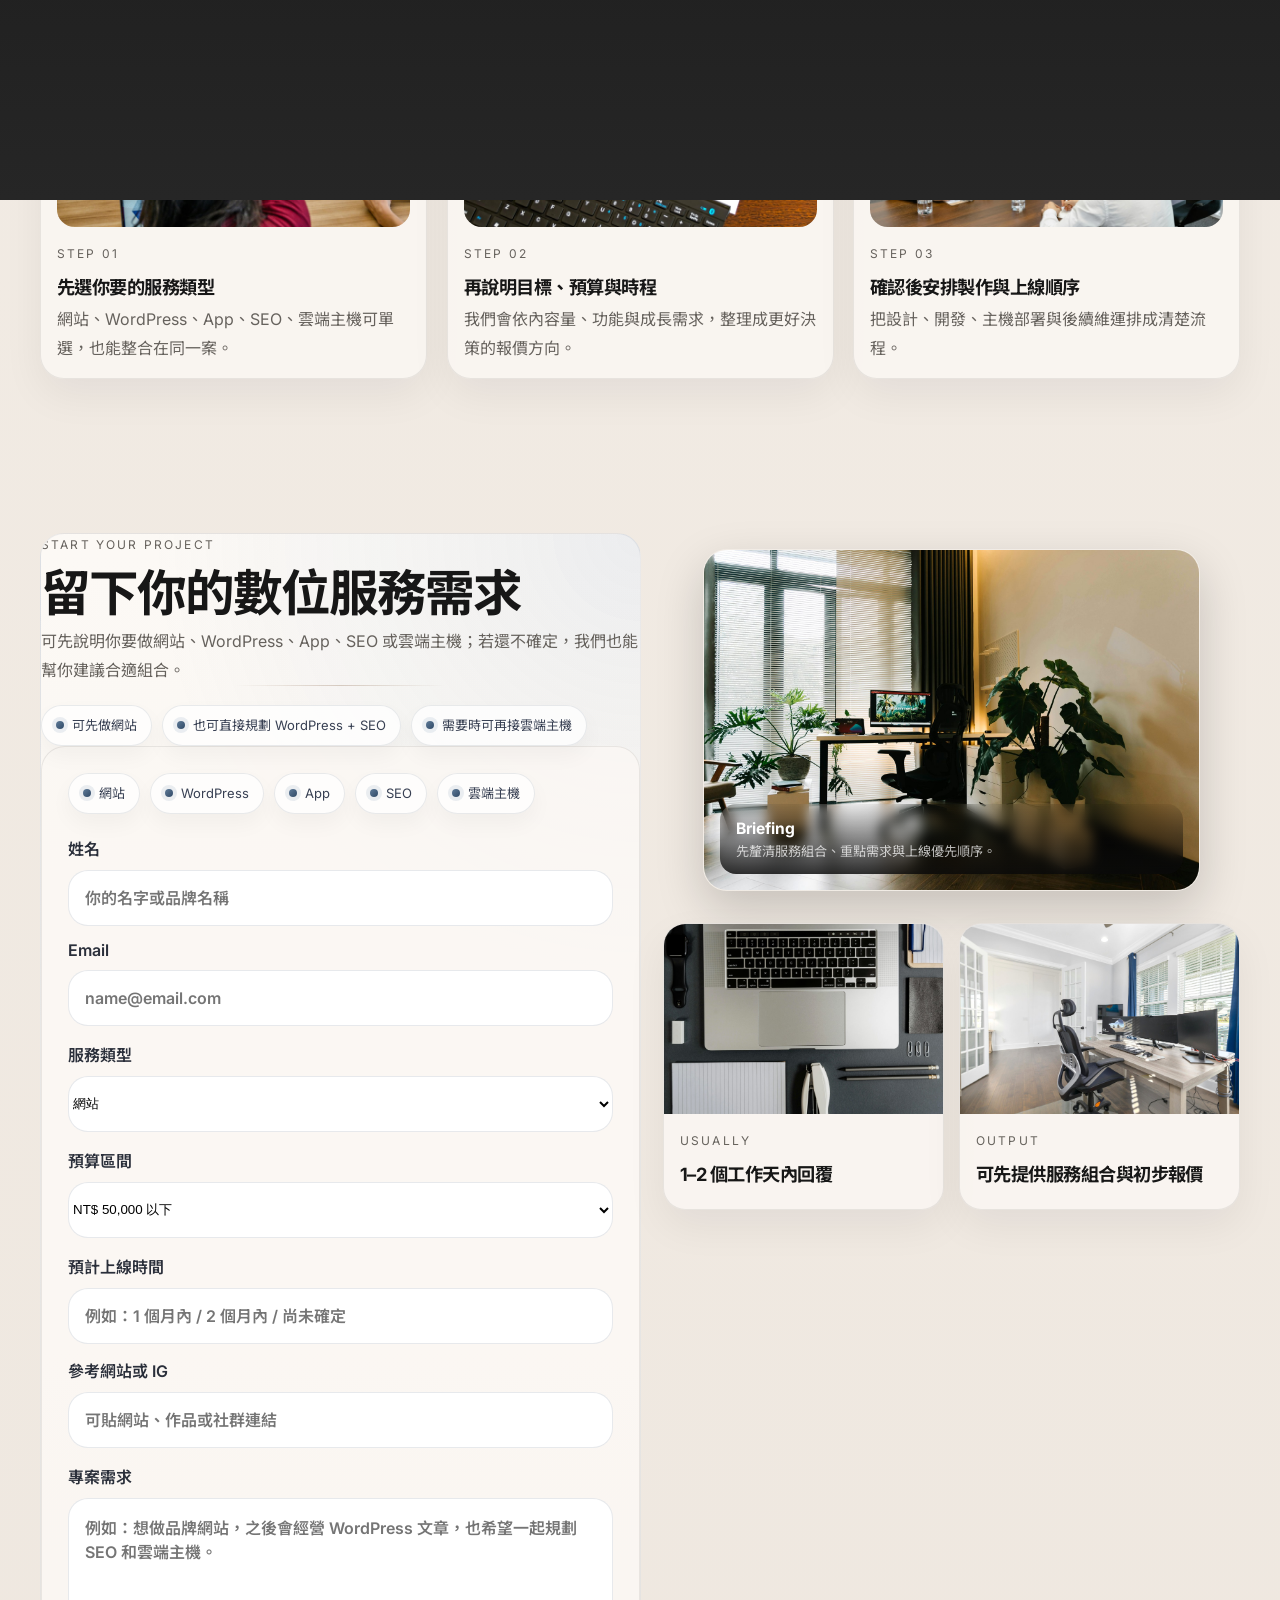
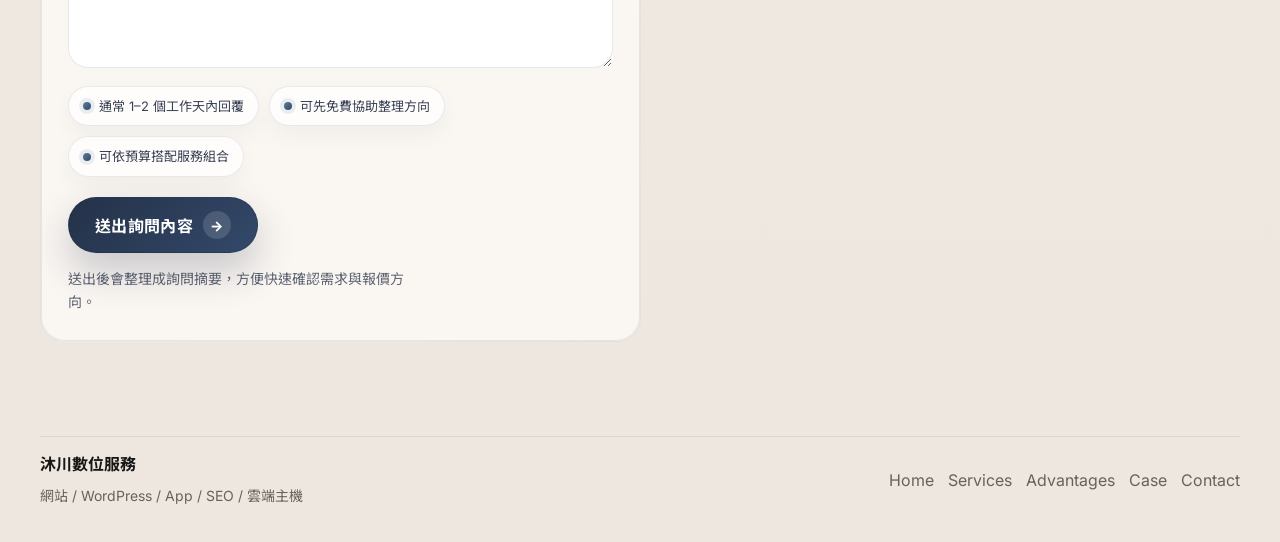
<file: contact.html>
<!DOCTYPE html>

<html lang="zh-Hant">
<head>
<meta charset="utf-8"/>
<meta content="width=device-width, initial-scale=1.0" name="viewport"/>
<title>Contact｜沐川數位服務</title>
<link href="https://fonts.googleapis.com" rel="preconnect"/>
<link crossorigin="" href="https://fonts.gstatic.com" rel="preconnect"/>
<link href="https://fonts.googleapis.com/css2?family=Inter:wght@400;500;600;700;800&amp;family=Noto+Sans+TC:wght@400;500;700;900&amp;display=swap" rel="stylesheet"/>
<link href="assets/css/style.css" rel="stylesheet"/>
<meta content="留下網站、WordPress、App、SEO 或雲端主機需求，取得初步服務建議與報價方向。" name="description"/></head>
<body class="page-contact is-loading">
<div aria-hidden="true" class="page-transition"></div>
<header class="site-header">
<div class="container header-inner">
<a class="brand" href="index.html"><span class="brand-mark">M</span><span>沐川數位服務</span></a>
<button aria-label="切換選單" class="nav-toggle"><span></span><span></span></button>
<nav class="site-nav">
<a href="index.html">Home</a>
<a href="about.html">About</a>
<a href="services.html">Services</a>
<a href="advantages.html">Advantages</a>
<a href="case.html">Case</a>
<a class="active" href="contact.html">Contact</a>
</nav>
</div>
</header>
<main>
<section class="page-hero page-hero--visual page-hero--photo-story contact-photo-hero">
<div class="container">
<div class="image-led-hero image-led-hero--dense">
<div class="service-narrative-grid">
<article class="service-narrative-card service-narrative-card--website scroll-motion delay-1">
<img alt="網站需求整理與多螢幕規劃討論畫面" src="assets/images/v71/contact-multi-screen.jpg"/>
<div class="service-narrative-copy">
<p>Project intake</p>
<h3>先把網站、WordPress、App、SEO 與主機需求整理在同一張單上。</h3>
<span>不論是單一服務還是整合型需求，都先整理清楚再進入報價與建置方向。</span>
</div>
</article>
<article class="service-narrative-card service-narrative-card--wordpress scroll-motion delay-2">
<img alt="WordPress 架站規劃與內容管理筆記畫面" src="assets/images/v71/contact-wordpress-desk.jpg"/>
<div class="service-narrative-copy">
<p>WordPress scope</p>
<h3>內容型網站、文章模組與後台管理一起先釐清。</h3>
<span>適合需要更新服務頁、文章或案例內容的 WordPress 架站與維護需求。</span>
</div>
</article>
<article class="service-narrative-card service-narrative-card--app scroll-motion delay-3">
<img alt="App 畫面展示與服務流程規劃畫面" src="assets/images/v71/home-app-screen.jpg"/>
<div class="service-narrative-copy">
<p>App request</p>
<h3>功能展示、流程說明與行動體驗可以一起確認。</h3>
<span>適合 App 展示頁、行動版延伸或需要把網站功能往手機端接出去的需求。</span>
</div>
</article>
<article class="service-narrative-card service-narrative-card--seo scroll-motion delay-4">
<img alt="SEO 搜尋成效與網站分析數據畫面" src="assets/images/v71/services-seo-metrics.jpg"/>
<div class="service-narrative-copy">
<p>SEO direction</p>
<h3>把搜尋曝光、內容方向與基礎優化一起先排進去。</h3>
<span>適合需要先評估關鍵字、頁面結構與後續自然流量成長節奏的專案。</span>
</div>
</article>
<article class="service-narrative-card service-narrative-card--cloud scroll-motion delay-5">
<img alt="雲端主機部署、監控與網站維運環境畫面" src="assets/images/v71/home-hosting-rack.jpg"/>
<div class="service-narrative-copy">
<p>Cloud hosting</p>
<h3>部署、備份、監控與維運需求也能一起收進報價範圍。</h3>
<span>主機代管、正式上線與後續維護可在一開始就一起評估，不用後面再拆開補。</span>
</div>
</article>
</div>
</div>
</div>
</section>
<section class="section section-tight">
<div class="container story-ribbon story-ribbon--triple">
<article class="story-ribbon-card scroll-motion delay-1">
<img alt="數位服務團隊討論網站專案的商業主視覺" src="assets/images/v71/contact-workshop.jpg"/>
<div>
<p class="eyebrow">Step 01</p>
<h3>先選你要的服務類型</h3>
<p>網站、WordPress、App、SEO、雲端主機可單選，也能整合在同一案。</p>
</div>
</article>
<article class="story-ribbon-card scroll-motion delay-2">
<img alt="SEO 優化與數據分析儀表板視覺" src="assets/images/v71/contact-seo-dashboard.jpg"/>
<div>
<p class="eyebrow">Step 02</p>
<h3>再說明目標、預算與時程</h3>
<p>我們會依內容量、功能與成長需求，整理成更好決策的報價方向。</p>
</div>
</article>
<article class="story-ribbon-card scroll-motion delay-3">
<img alt="數位服務團隊討論網站專案的商業主視覺" src="assets/images/v71/contact-team-review.jpg"/>
<div>
<p class="eyebrow">Step 03</p>
<h3>確認後安排製作與上線順序</h3>
<p>把設計、開發、主機部署與後續維運排成清楚流程。</p>
</div>
</article>
</div>
</section>
<section class="section">
<div class="container contact-shell contact-shell--narrative" id="project-form">
<div class="contact-card scroll-motion delay-2" id="project-form">
<p class="eyebrow">Start your project</p>
<h2>留下你的數位服務需求</h2>
<p class="section-intro">可先說明你要做網站、WordPress、App、SEO 或雲端主機；若還不確定，我們也能幫你建議合適組合。</p><div class="cta-points"><span>可先做網站</span><span>也可直接規劃 WordPress + SEO</span><span>需要時可再接雲端主機</span></div>
<form class="contact-form" id="inquiryForm"><div class="form-service-row"><span>網站</span><span>WordPress</span><span>App</span><span>SEO</span><span>雲端主機</span></div>
<div class="form-grid">
<label>
      姓名
      <input name="name" placeholder="你的名字或品牌名稱" type="text"/>
</label>
<label>
      Email
      <input name="email" placeholder="name@email.com" type="email"/>
</label>
</div>
<label>
    服務類型
    <select name="service">
<option>網站</option>
<option>WordPress</option>
<option>App</option>
<option>SEO</option>
<option>雲端主機</option>
<option>網站 + SEO</option>
<option>WordPress + 雲端主機</option>
<option>App + 網站整合</option>
</select>
</label>
<label>
    預算區間
    <select name="budget">
<option>NT$ 50,000 以下</option>
<option>NT$ 50,000 – 100,000</option>
<option>NT$ 100,000 – 200,000</option>
<option>NT$ 200,000 以上</option>
</select>
</label>
<div class="form-grid">
<label>
      預計上線時間
      <input name="timeline" placeholder="例如：1 個月內 / 2 個月內 / 尚未確定" type="text"/>
</label>
<label>
      參考網站或 IG
      <input name="reference" placeholder="可貼網站、作品或社群連結" type="text"/>
</label>
</div>
<label>
    專案需求
    <textarea name="message" placeholder="例如：想做品牌網站，之後會經營 WordPress 文章，也希望一起規劃 SEO 和雲端主機。" rows="5"></textarea>
</label><div class="contact-assurance"><span>通常 1–2 個工作天內回覆</span><span>可先免費協助整理方向</span><span>可依預算搭配服務組合</span></div>

<div class="form-actions"><button class="btn btn-primary" type="submit">送出詢問內容</button><p class="form-note">送出後會整理成詢問摘要，方便快速確認需求與報價方向。</p></div><p class="form-success" hidden="" id="formSuccess">詢問內容已整理完成，將為你開啟寄信或跳轉流程。</p>
</form>
</div>
<div class="contact-visual-stack narrative-side-stack">
<figure class="visual-card tall scroll-motion delay-1">
<img alt="WordPress 後台與內容管理主題視覺" src="assets/images/v71/contact-wordpress-desk.jpg"/>
<figcaption><strong>Briefing</strong><span>先釐清服務組合、重點需求與上線優先順序。</span></figcaption>
</figure>
<div class="contact-visual-grid narrative-micro-grid">
<article class="mini-photo-note scroll-motion delay-2">
<img alt="網站規劃、內容架構與專案策略視覺" src="assets/images/v71/contact-planning-notes.jpg"/>
<div>
<p class="eyebrow">Usually</p>
<h3>1–2 個工作天內回覆</h3>
</div>
</article>
<article class="mini-photo-note scroll-motion delay-3">
<img alt="網站在桌機、平板、手機上的跨裝置展示" src="assets/images/v71/contact-multi-screen.jpg"/>
<div>
<p class="eyebrow">Output</p>
<h3>可先提供服務組合與初步報價</h3>
</div>
</article>
</div>
</div>
</div>
</section>
</main>
<footer class="site-footer">
<div class="container footer-inner">
<div><strong>沐川數位服務</strong><p>網站 / WordPress / App / SEO / 雲端主機</p></div>
<div class="footer-links"><a href="index.html">Home</a><a href="services.html">Services</a><a href="advantages.html">Advantages</a><a href="case.html">Case</a><a href="contact.html#project-form">Contact</a></div>
</div>
</footer>
<script src="assets/js/form-config.js"></script>
<script src="assets/js/script.js"></script>
</body>
</html>
</file>
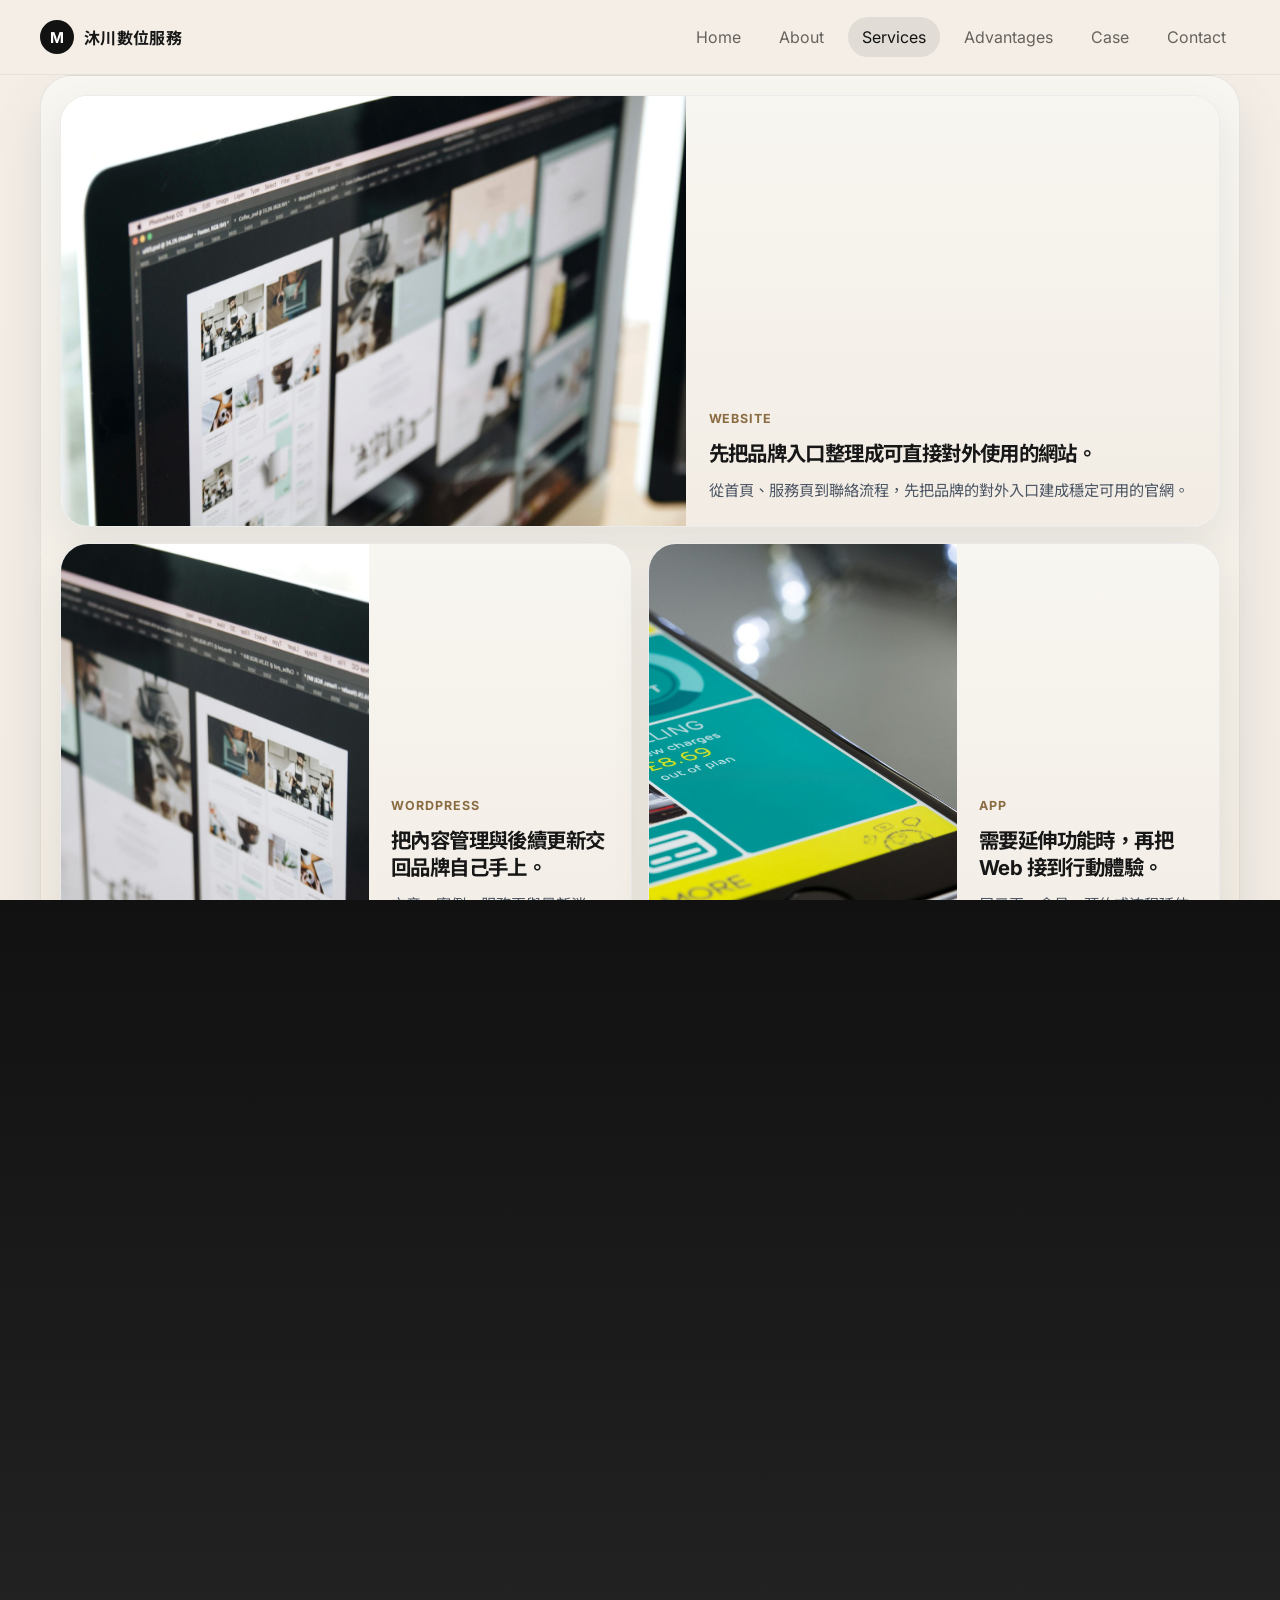
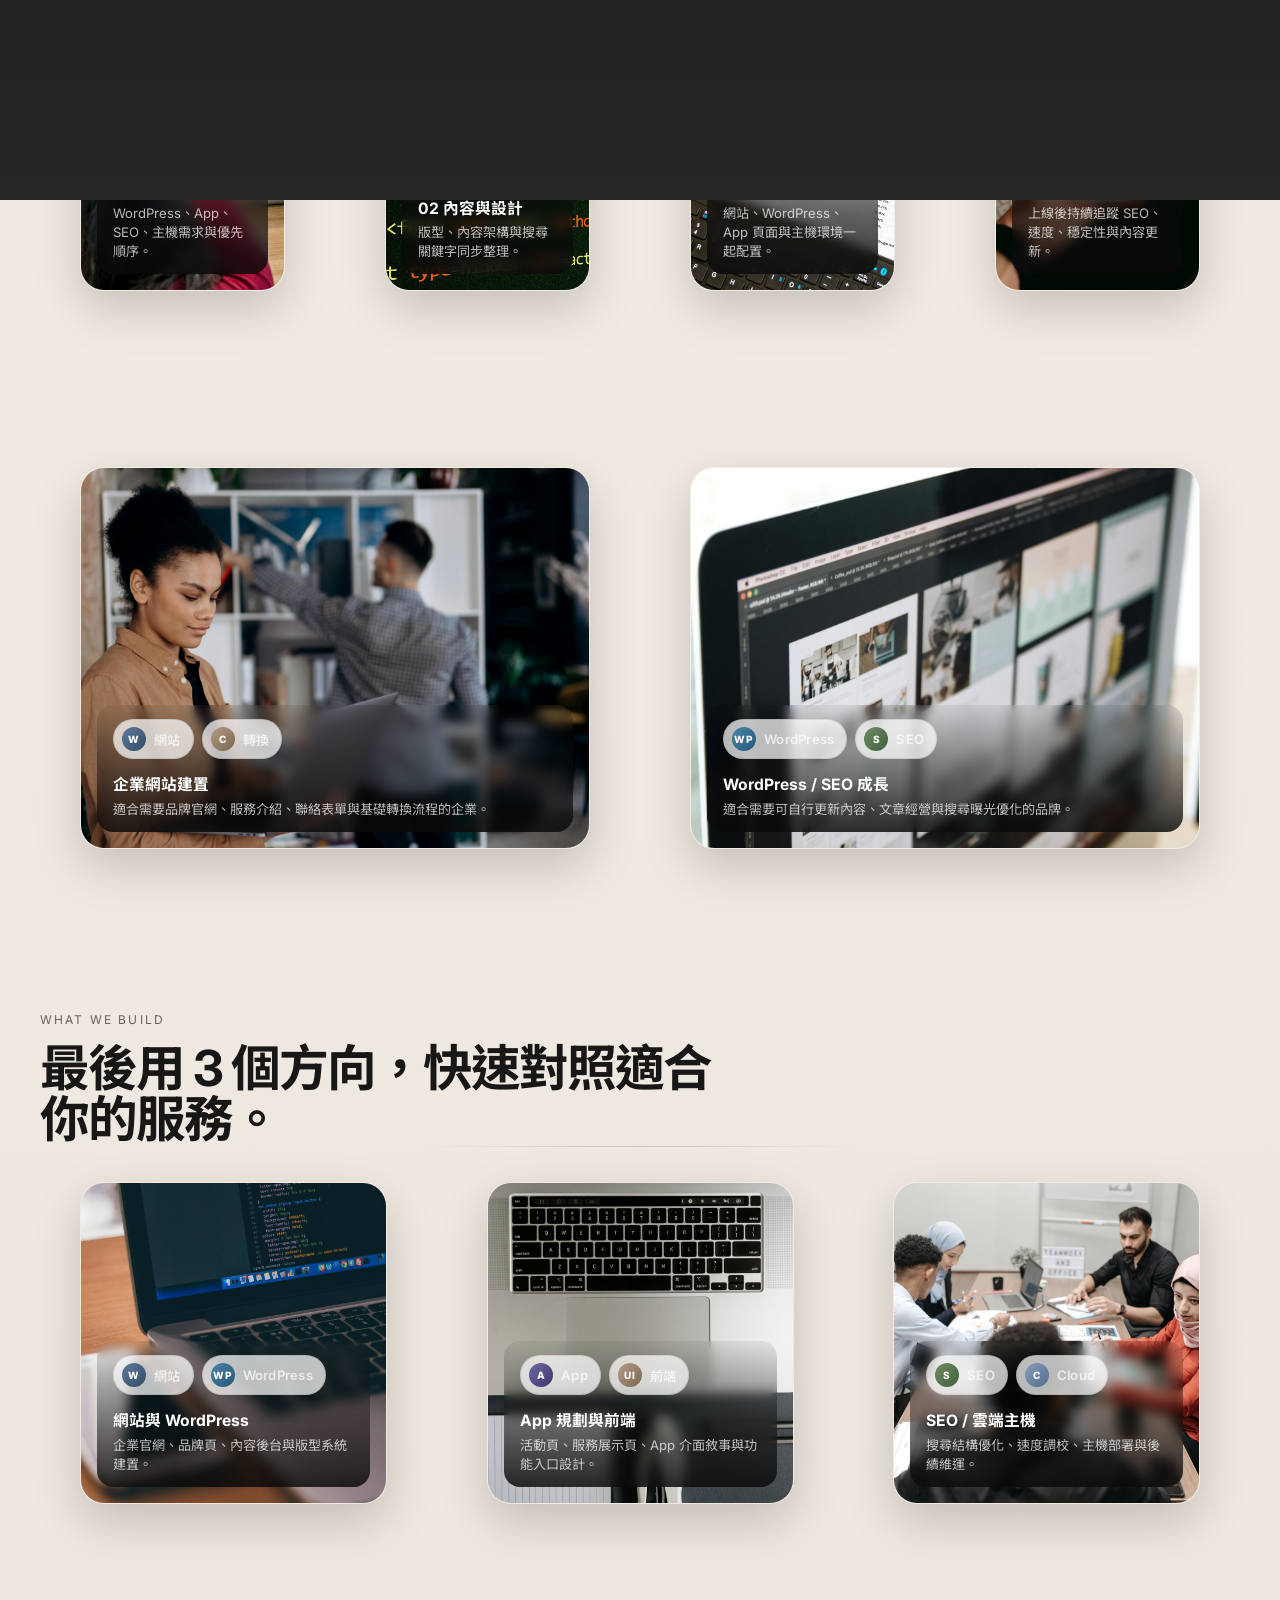
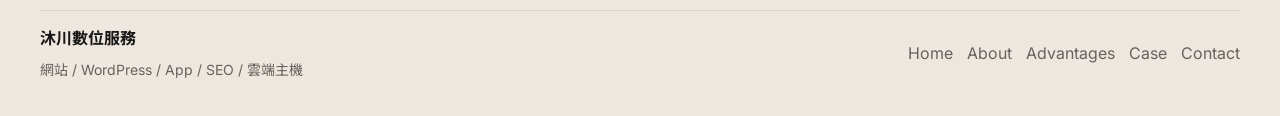
<file: services.html>
<!DOCTYPE html>

<html lang="zh-Hant">
<head>
<meta charset="utf-8"/>
<meta content="width=device-width, initial-scale=1.0" name="viewport"/>
<title>Services｜沐川數位服務</title>
<meta content="沐川數位服務提供網站、WordPress、App、SEO 與雲端主機方案，從規劃、建置到上線維運一站完成。" name="description"/>
<link href="https://fonts.googleapis.com" rel="preconnect"/>
<link crossorigin="" href="https://fonts.gstatic.com" rel="preconnect"/>
<link href="https://fonts.googleapis.com/css2?family=Inter:wght@400;500;600;700;800&amp;family=Noto+Sans+TC:wght@400;500;700;900&amp;display=swap" rel="stylesheet"/>
<link href="assets/css/style.css" rel="stylesheet"/>
</head>
<body class="page-services is-loading">
<div aria-hidden="true" class="page-transition"></div>
<header class="site-header">
<div class="container header-inner">
<a class="brand" href="index.html"><span class="brand-mark">M</span><span>沐川數位服務</span></a>
<button aria-label="切換選單" class="nav-toggle"><span></span><span></span></button>
<nav class="site-nav">
<a href="index.html">Home</a>
<a href="about.html">About</a>
<a class="active" href="services.html">Services</a>
<a href="advantages.html">Advantages</a>
<a href="case.html">Case</a>
<a href="contact.html#project-form">Contact</a>
</nav>
</div>
</header>
<main>
<section class="page-hero page-hero--visual page-hero--photo-story">
<div class="container">
<div class="image-led-hero image-led-hero--dense">
<div class="service-narrative-grid">
<article class="service-narrative-card service-narrative-card--website scroll-motion delay-1">
<img alt="企業網站首頁展示與品牌頁面設計畫面" src="assets/images/v71/home-web-showcase.jpg"/>
<div class="service-narrative-copy">
<p>Website</p>
<h3>先把品牌入口整理成可直接對外使用的網站。</h3>
<span>從首頁、服務頁到聯絡流程，先把品牌的對外入口建成穩定可用的官網。</span>
</div>
</article>
<article class="service-narrative-card service-narrative-card--wordpress scroll-motion delay-2">
<img alt="WordPress 後台編輯與內容管理畫面" src="assets/images/v71/about-wordpress-screen.jpg"/>
<div class="service-narrative-copy">
<p>WordPress</p>
<h3>把內容管理與後續更新交回品牌自己手上。</h3>
<span>文章、案例、服務頁與最新消息，都能用更清楚的後台流程持續維護。</span>
</div>
</article>
<article class="service-narrative-card service-narrative-card--app scroll-motion delay-3">
<img alt="行動裝置 App 介面與操作體驗展示" src="assets/images/v71/adv-mobile-ui.jpg"/>
<div class="service-narrative-copy">
<p>App</p>
<h3>需要延伸功能時，再把 Web 接到行動體驗。</h3>
<span>展示頁、會員、預約或流程延伸需求，都能從網站再往 App 端接出去。</span>
</div>
</article>
<article class="service-narrative-card service-narrative-card--seo scroll-motion delay-4">
<img alt="SEO 搜尋成效、關鍵字與網站分析畫面" src="assets/images/v71/adv-seo-hero.jpg"/>
<div class="service-narrative-copy">
<p>SEO</p>
<h3>讓網站不只上線，也能持續累積搜尋曝光。</h3>
<span>從關鍵字、內容架構到成效追蹤，把自然流量成長放進固定優化流程裡。</span>
</div>
</article>
<article class="service-narrative-card service-narrative-card--cloud scroll-motion delay-5">
<img alt="雲端主機設備與網站部署維運環境畫面" src="assets/images/v71/adv-cloud-hosting.jpg"/>
<div class="service-narrative-copy">
<p>Cloud hosting</p>
<h3>把上線、備份、監控與維運也一起接住。</h3>
<span>從部署到穩定性維護，都放在同一套服務裡，減少網站上線後的零碎交接。</span>
</div>
</article>
</div>
</div>
</div>
</section>
<section class="section section--compact">
<div class="container">
<div class="section-intro section-intro--minimal scroll-motion delay-1">
<p class="eyebrow">Service journey</p>
<h2>合作流程分成四步，讓 5 項服務能一起推進。</h2>
</div>
<div class="service-journey-grid">
<figure class="visual-card service-card scroll-motion delay-1">
<img alt="網站規劃、內容架構與專案策略視覺" src="assets/images/v71/services-plan-overview.jpg"/>
<figcaption><div class="card-tech-row"><span class="tech-badge tech-badge--web"><i class="tech-badge-mark">W</i>網站</span><span class="tech-badge tech-badge--wp"><i class="tech-badge-mark">WP</i>WordPress</span></div><strong>01 需求盤點</strong><span>確認網站、WordPress、App、SEO、主機需求與優先順序。</span></figcaption>
</figure>
<figure class="visual-card service-card scroll-motion delay-2">
<img alt="網站開發、程式與前端製作的技術視覺" src="assets/images/v71/services-dev-interface.jpg"/>
<figcaption><div class="card-tech-row"><span class="tech-badge tech-badge--content"><i class="tech-badge-mark">C</i>內容</span><span class="tech-badge tech-badge--seo"><i class="tech-badge-mark">S</i>SEO</span></div><strong>02 內容與設計</strong><span>版型、內容架構與搜尋關鍵字同步整理。</span></figcaption>
</figure>
<figure class="visual-card service-card scroll-motion delay-3">
<img alt="SEO 優化與數據分析儀表板視覺" src="assets/images/v71/services-seo-metrics.jpg"/>
<figcaption><div class="card-tech-row"><span class="tech-badge tech-badge--app"><i class="tech-badge-mark">A</i>App</span><span class="tech-badge tech-badge--cloud"><i class="tech-badge-mark">C</i>Cloud</span></div><strong>03 開發與部署</strong><span>網站、WordPress、App 頁面與主機環境一起配置。</span></figcaption>
</figure>
<figure class="visual-card service-card scroll-motion delay-4">
<img alt="網站在桌機、平板、手機上的跨裝置展示" src="assets/images/v71/services-app-hand.jpg"/>
<figcaption><div class="card-tech-row"><span class="tech-badge tech-badge--support"><i class="tech-badge-mark">M</i>維運</span><span class="tech-badge tech-badge--seo"><i class="tech-badge-mark">S</i>SEO</span></div><strong>04 優化與維運</strong><span>上線後持續追蹤 SEO、速度、穩定性與內容更新。</span></figcaption>
</figure>
</div>
</div>
</section>
<section class="section section--muted section--compact">
<div class="container">
<div class="editorial-service-band">
<figure class="visual-card wide feature-card scroll-motion delay-1">
<img alt="數位服務團隊討論網站專案的商業主視覺" src="assets/images/v71/services-team-review.jpg"/>
<figcaption><div class="card-tech-row"><span class="tech-badge tech-badge--web"><i class="tech-badge-mark">W</i>網站</span><span class="tech-badge tech-badge--support"><i class="tech-badge-mark">C</i>轉換</span></div><strong>企業網站建置</strong><span>適合需要品牌官網、服務介紹、聯絡表單與基礎轉換流程的企業。</span></figcaption>
</figure>
<figure class="visual-card wide feature-card scroll-motion delay-2">
<img alt="WordPress 後台與內容管理主題視覺" src="assets/images/v71/services-wordpress-cms.jpg"/>
<figcaption><div class="card-tech-row"><span class="tech-badge tech-badge--wp"><i class="tech-badge-mark">WP</i>WordPress</span><span class="tech-badge tech-badge--seo"><i class="tech-badge-mark">S</i>SEO</span></div><strong>WordPress / SEO 成長</strong><span>適合需要可自行更新內容、文章經營與搜尋曝光優化的品牌。</span></figcaption>
</figure>
</div>
</div>
</section>
<section class="section section--compact">
<div class="container">
<div class="section-intro section-intro--minimal scroll-motion delay-1">
<p class="eyebrow">What we build</p>
<h2>最後用 3 個方向，快速對照適合你的服務。</h2>
</div>
<div class="page-visual-grid page-visual-grid--service-end">
<figure class="visual-card service-card scroll-motion delay-1">
<img alt="網站開發、程式與前端製作的技術視覺" src="assets/images/v71/services-code-device.jpg"/>
<figcaption><div class="card-tech-row"><span class="tech-badge tech-badge--web"><i class="tech-badge-mark">W</i>網站</span><span class="tech-badge tech-badge--wp"><i class="tech-badge-mark">WP</i>WordPress</span></div><strong>網站與 WordPress</strong><span>企業官網、品牌頁、內容後台與版型系統建置。</span></figcaption>
</figure>
<figure class="visual-card service-card scroll-motion delay-2">
<img alt="網站規劃、內容架構與專案策略視覺" src="assets/images/v71/services-desk-layout.jpg"/>
<figcaption><div class="card-tech-row"><span class="tech-badge tech-badge--app"><i class="tech-badge-mark">A</i>App</span><span class="tech-badge tech-badge--support"><i class="tech-badge-mark">UI</i>前端</span></div><strong>App 規劃與前端</strong><span>活動頁、服務展示頁、App 介面敘事與功能入口設計。</span></figcaption>
</figure>
<figure class="visual-card service-card scroll-motion delay-3">
<img alt="網站服務主視覺與品牌頁面展示" src="assets/images/v71/services-consulting.jpg"/>
<figcaption><div class="card-tech-row"><span class="tech-badge tech-badge--seo"><i class="tech-badge-mark">S</i>SEO</span><span class="tech-badge tech-badge--cloud"><i class="tech-badge-mark">C</i>Cloud</span></div><strong>SEO / 雲端主機</strong><span>搜尋結構優化、速度調校、主機部署與後續維運。</span></figcaption>
</figure>
</div>
</div>
</section>
</main>
<footer class="site-footer">
<div class="container footer-inner">
<div><strong>沐川數位服務</strong><p>網站 / WordPress / App / SEO / 雲端主機</p></div>
<div class="footer-links"><a href="index.html">Home</a><a href="about.html">About</a><a href="advantages.html">Advantages</a><a href="case.html">Case</a><a href="contact.html#project-form">Contact</a></div>
</div>
</footer>
<script src="assets/js/script.js"></script>
</body>
</html>
</file>
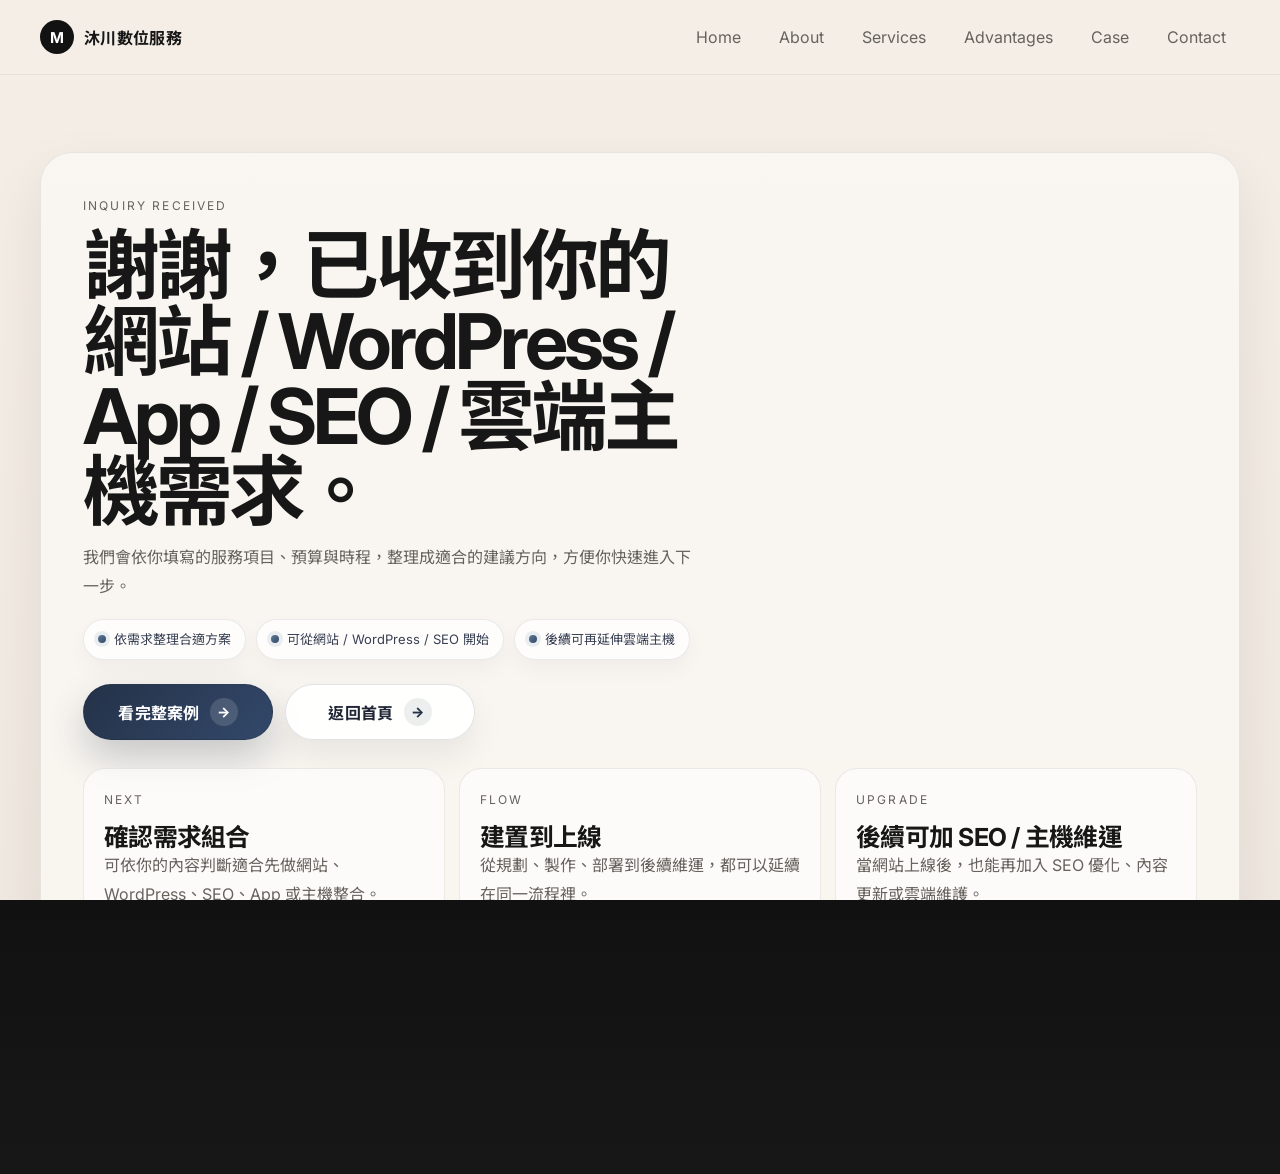
<file: thank-you.html>
<!DOCTYPE html>

<html lang="zh-Hant">
<head>
<meta charset="utf-8"/>
<meta content="width=device-width, initial-scale=1.0" name="viewport"/>
<title>Thank You｜沐川數位服務</title>
<link href="https://fonts.googleapis.com" rel="preconnect"/>
<link crossorigin="" href="https://fonts.gstatic.com" rel="preconnect"/>
<link href="https://fonts.googleapis.com/css2?family=Inter:wght@400;500;600;700;800&amp;family=Noto+Sans+TC:wght@400;500;700;900&amp;display=swap" rel="stylesheet"/>
<link href="assets/css/style.css" rel="stylesheet"/>
<meta content="已收到網站、WordPress、App、SEO 或雲端主機的詢問需求。" name="description"/></head>
<body class="page-thank-you is-loading">
<div aria-hidden="true" class="page-transition"></div>
<header class="site-header">
<div class="container header-inner">
<a class="brand" href="index.html"><span class="brand-mark">M</span><span>沐川數位服務</span></a>
<button aria-label="切換選單" class="nav-toggle"><span></span><span></span></button>
<nav class="site-nav">
<a href="index.html">Home</a>
<a href="about.html">About</a>
<a href="services.html">Services</a>
<a href="advantages.html">Advantages</a>
<a href="case.html">Case</a>
<a href="contact.html#project-form">Contact</a>
</nav>
</div>
</header>
<main>
<section class="section thank-you-shell">
<div class="container thank-you-card soft-shadow">
<p class="eyebrow">Inquiry received</p>
<h1>謝謝，已收到你的網站 / WordPress / App / SEO / 雲端主機需求。</h1>
<p>我們會依你填寫的服務項目、預算與時程，整理成適合的建議方向，方便你快速進入下一步。</p><div class="cta-points thank-you-points"><span>依需求整理合適方案</span><span>可從網站 / WordPress / SEO 開始</span><span>後續可再延伸雲端主機</span></div>
<div class="thank-you-actions">
<a class="btn btn-primary" href="case-detail.html">看完整案例</a>
<a class="btn btn-secondary" href="index.html">返回首頁</a>
</div>
<div class="thank-you-grid">
<article>
<p class="eyebrow">Next</p>
<h3>確認需求組合</h3>
<p>可依你的內容判斷適合先做網站、WordPress、SEO、App 或主機整合。</p>
</article>
<article>
<p class="eyebrow">Flow</p>
<h3>建置到上線</h3>
<p>從規劃、製作、部署到後續維運，都可以延續在同一流程裡。</p>
</article>
<article>
<p class="eyebrow">Upgrade</p>
<h3>後續可加 SEO / 主機維運</h3>
<p>當網站上線後，也能再加入 SEO 優化、內容更新或雲端維護。</p>
</article>
</div>
</div>
</section>
</main>
<footer class="site-footer">
<div class="container footer-inner">
<div><strong>沐川數位服務</strong><p>網站 / WordPress / App / SEO / 雲端主機</p></div>
<div class="footer-links"><a href="index.html">Home</a><a href="services.html">Services</a><a href="advantages.html">Advantages</a><a href="case.html">Case</a><a href="contact.html#project-form">Contact</a></div>
</div>
</footer>
<script src="assets/js/script.js"></script>
</body>
</html>
</file>
<file: assets/css/style.css>
:root {
  --bg: #efeae3;
  --panel: #f6f1ea;
  --card: #fbf8f4;
  --text: #171717;
  --muted: #66625d;
  --line: rgba(23, 23, 23, 0.08);
  --dark: #121212;
  --accent: #a77d5a;
  --navy: #1e2434;
  --radius: 24px;
  --radius-sm: 18px;
  --container: min(1200px, calc(100% - 32px));
}

* { box-sizing: border-box; }
html { scroll-behavior: smooth; }
body {
  margin: 0;
  font-family: 'Inter', 'Noto Sans TC', sans-serif;
  background: linear-gradient(180deg, #f4eee7 0%, #eee7df 100%);
  color: var(--text);
}
a { color: inherit; text-decoration: none; }
img { display: block; width: 100%; height: 100%; object-fit: cover; }
button, input, textarea { font: inherit; }
button { cursor: pointer; }

.container { width: var(--container); margin: 0 auto; }
.section { padding: 52px 0; }
.section-tight { padding-top: 38px; padding-bottom: 46px; }
.eyebrow {
  margin: 0 0 12px;
  font-size: 12px;
  letter-spacing: 0.18em;
  text-transform: uppercase;
  color: var(--muted);
}
h1, h2, h3, p { margin: 0; }
h1 { font-size: clamp(2.5rem, 6vw, 5rem); line-height: 0.98; letter-spacing: -0.05em; }
h2 { font-size: clamp(2rem, 4vw, 3.1rem); line-height: 1.04; letter-spacing: -0.04em; }
h3 { font-size: clamp(1.25rem, 2vw, 1.55rem); line-height: 1.15; letter-spacing: -0.03em; }
p { color: var(--muted); line-height: 1.8; }

.site-header {
  position: sticky;
  top: 0;
  z-index: 50;
  backdrop-filter: blur(16px);
  background: rgba(244, 238, 231, 0.82);
  border-bottom: 1px solid rgba(23, 23, 23, 0.06);
}
.header-inner {
  min-height: 74px;
  display: flex;
  align-items: center;
  justify-content: space-between;
  gap: 24px;
}
.brand {
  display: inline-flex;
  align-items: center;
  gap: 10px;
  font-weight: 700;
  letter-spacing: 0.02em;
}
.brand-mark {
  width: 34px;
  aspect-ratio: 1;
  display: grid;
  place-items: center;
  border-radius: 50%;
  background: var(--dark);
  color: white;
  font-size: 15px;
}
.site-nav {
  display: flex;
  gap: 10px;
  align-items: center;
}
.site-nav a {
  padding: 10px 14px;
  border-radius: 999px;
  color: var(--muted);
  transition: 0.25s ease;
}
.site-nav a:hover,
.site-nav a.active {
  background: rgba(18,18,18,.08);
  color: var(--dark);
}
.nav-toggle { display: none; }

.hero-compact { padding: 34px 0 24px; }
.hero-grid {
  display: grid;
  grid-template-columns: 1.08fr 0.92fr;
  gap: 22px;
  align-items: stretch;
}
.hero-copy,
.hero-visual,
.editorial-card,
.surface-panel,
.spotlight-stage,
.contact-form,
.contact-copy,
.case-mini-card,
.feature-card,
.cta-panel,
.metrics-grid article,
.surface-panel article,
.text-only-card {
  background: rgba(251, 248, 244, 0.78);
  border: 1px solid var(--line);
  border-radius: var(--radius);
}
.hero-copy {
  padding: 32px;
  display: flex;
  flex-direction: column;
  justify-content: center;
  min-height: 560px;
}
.hero-text { margin-top: 18px; max-width: 60ch; }
.hero-actions { display: flex; gap: 12px; margin-top: 28px; flex-wrap: wrap; }
.btn {
  display: inline-flex;
  align-items: center;
  justify-content: center;
  min-height: 48px;
  padding: 0 20px;
  border-radius: 999px;
  border: 1px solid transparent;
  transition: transform .25s ease, background .25s ease, color .25s ease, border-color .25s ease;
}
.btn:hover { transform: translateY(-2px); }
.btn-dark { background: var(--dark); color: white; }
.btn-light { background: transparent; border-color: var(--line); }
.btn-full { width: 100%; }

.stack-grid {
  min-height: 560px;
  padding: 16px;
  display: grid;
  grid-template-columns: 1.25fr 1fr;
  grid-template-rows: 1fr 1fr;
  gap: 14px;
}
.tile { overflow: hidden; border-radius: calc(var(--radius) - 10px); }
.tile-lg { grid-row: 1 / span 2; }
.soft-shadow { box-shadow: 0 22px 55px rgba(32, 26, 18, 0.08); }

.metrics-strip { padding: 10px 0 6px; }
.metrics-grid {
  width: var(--container);
  margin: 0 auto;
  display: grid;
  grid-template-columns: repeat(3, 1fr);
  gap: 14px;
}
.metrics-grid article { padding: 22px 22px 20px; }
.metrics-grid span,
.mini-stats strong {
  display: inline-block;
  font-size: 12px;
  letter-spacing: .18em;
  text-transform: uppercase;
  color: var(--accent);
  margin-bottom: 10px;
}
.metrics-grid h3 { margin-bottom: 8px; }

.split-intro,
.ribbon-heading,
.narrow-grid {
  display: grid;
  grid-template-columns: 1.05fr .95fr;
  gap: 26px;
  align-items: end;
  margin-bottom: 18px;
}

.editorial-grid {
  display: grid;
  grid-template-columns: 1fr 1fr .82fr;
  gap: 14px;
}
.editorial-card,
.case-mini-card,
.feature-card,
.contact-copy,
.contact-form,
.text-only-card { overflow: hidden; }
.editorial-card .media,
.feature-card .media,
.case-mini-card .media { width: 100%; }
.card-copy { padding: 18px 20px 22px; }
.card-copy h3 { margin-bottom: 10px; }
.accent-card { background: linear-gradient(180deg, #1e2434 0%, #242b3c 100%); }
.accent-card .eyebrow,
.accent-card h3,
.accent-card li { color: #f7f1e9; }
.accent-card p { color: rgba(247, 241, 233, 0.82); }
.clean-list { padding-left: 18px; margin: 14px 0 0; color: #f7f1e9; display: grid; gap: 8px; }

.gallery-ribbon-section { padding-top: 38px; }
.gallery-ribbon,
.contact-reel {
  display: grid;
  grid-auto-flow: column;
  grid-auto-columns: 28vw;
  gap: 12px;
  overflow-x: auto;
  padding: 0 16px 8px;
  scroll-snap-type: x mandatory;
}
.gallery-ribbon figure,
.contact-reel figure {
  margin: 0;
  height: 300px;
  border-radius: 22px;
  overflow: hidden;
  border: 1px solid var(--line);
  scroll-snap-align: start;
  box-shadow: 0 16px 35px rgba(32, 26, 18, 0.08);
}

.cta-panel { padding: 28px; display: flex; align-items: center; justify-content: space-between; gap: 20px; }
.cta-panel p { margin-top: 12px; max-width: 62ch; }

.compact-page-hero { padding: 36px 0 18px; }
.page-hero h1 { max-width: 12ch; }
.about-story-grid {
  display: grid;
  grid-template-columns: .92fr 1.08fr;
  gap: 16px;
  align-items: stretch;
}
.story-copy {
  padding: 28px;
  border: 1px solid var(--line);
  border-radius: var(--radius);
  background: rgba(251, 248, 244, 0.78);
  display: flex;
  flex-direction: column;
  justify-content: center;
}
.story-copy h2 { margin-bottom: 14px; }
.mini-stats {
  display: grid;
  grid-template-columns: repeat(3, 1fr);
  gap: 12px;
  margin-top: 22px;
}
.mini-stats div {
  padding: 14px 16px;
  border-radius: 18px;
  background: rgba(18,18,18,.04);
}
.mini-stats span { display: block; color: var(--muted); font-size: 14px; }

.surface-panel-wrap { padding-top: 8px; }
.surface-panel { padding: 18px; }
.panel-grid {
  display: grid;
  grid-template-columns: repeat(3, 1fr);
  gap: 12px;
}
.surface-panel article {
  padding: 20px;
  background: rgba(255,255,255,.45);
}
.surface-panel h3 { margin-bottom: 10px; }

.dual-feature {
  display: grid;
  grid-template-columns: 1.2fr .8fr;
  gap: 14px;
}
.quote-card {
  padding: 24px;
  background: var(--navy);
  display: flex;
  flex-direction: column;
  justify-content: center;
}
.quote-card .eyebrow,
.quote-card blockquote { color: #f2ede6; }
blockquote {
  margin: 10px 0 0;
  font-size: clamp(1.4rem, 3vw, 2.3rem);
  line-height: 1.22;
  letter-spacing: -0.04em;
}

.spotlight-layout {
  display: grid;
  grid-template-columns: .88fr 1.12fr;
  gap: 14px;
  align-items: stretch;
}
.spotlight-list {
  display: grid;
  gap: 10px;
}
.spotlight-item {
  text-align: left;
  padding: 18px 18px;
  border: 1px solid var(--line);
  border-radius: 20px;
  background: rgba(251, 248, 244, 0.76);
  color: var(--text);
  transition: transform .2s ease, border-color .2s ease, background .2s ease;
}
.spotlight-item:hover,
.spotlight-item.active {
  transform: translateX(4px);
  border-color: rgba(167,125,90,.4);
  background: rgba(255,255,255,.9);
}
.spotlight-stage {
  overflow: hidden;
  min-height: 620px;
}
.spotlight-media { height: 72%; }
.spotlight-copy { padding: 22px 24px 28px; }
.spotlight-copy h2 { margin-bottom: 10px; }
.spotlight-meta {
  display: inline-flex;
  margin-top: 14px;
  padding: 8px 12px;
  border-radius: 999px;
  background: rgba(18,18,18,.06);
  color: var(--text);
  font-size: 13px;
}
.case-grid-compact {
  display: grid;
  grid-template-columns: 1fr 1fr .95fr;
  gap: 14px;
}
.text-only-card { padding: 22px; }
.text-only-card h3 { margin: 8px 0 10px; }

.reel-section { padding-top: 8px; padding-bottom: 18px; }
.contact-layout {
  display: grid;
  grid-template-columns: .92fr 1.08fr;
  gap: 14px;
}
.contact-copy,
.contact-form { padding: 26px; }
.contact-copy h2 { margin-bottom: 12px; }
.contact-points {
  display: flex;
  flex-wrap: wrap;
  gap: 10px;
  margin-top: 22px;
}
.contact-points span {
  display: inline-flex;
  padding: 10px 14px;
  border-radius: 999px;
  background: rgba(18,18,18,.06);
  font-size: 14px;
}
.contact-form {
  display: grid;
  gap: 14px;
}
.contact-form label { display: grid; gap: 8px; }
.contact-form span { font-size: 14px; color: var(--text); }
.contact-form input,
.contact-form textarea {
  width: 100%;
  border: 1px solid rgba(18,18,18,.1);
  border-radius: 16px;
  background: rgba(255,255,255,.85);
  padding: 14px 16px;
  outline: none;
}
.contact-form input:focus,
.contact-form textarea:focus { border-color: rgba(167,125,90,.6); }

.site-footer { padding: 18px 0 34px; }
.footer-inner {
  display: flex;
  align-items: center;
  justify-content: space-between;
  gap: 20px;
  padding-top: 14px;
  border-top: 1px solid rgba(18,18,18,.08);
}
.footer-inner p { margin-top: 8px; font-size: 14px; }
.footer-links { display: flex; gap: 14px; flex-wrap: wrap; color: var(--muted); }

.page-transition {
  position: fixed;
  inset: 0;
  background: linear-gradient(180deg, #111 0%, #262626 100%);
  transform: translateY(100%);
  pointer-events: none;
  z-index: 999;
}
body.is-loading .page-transition {
  transform: translateY(0);
  animation: liftOff 900ms cubic-bezier(.25,.8,.25,1) forwards;
}
@keyframes liftOff {
  0% { transform: translateY(0); }
  100% { transform: translateY(-100%); }
}

.reveal-seq > * { opacity: 0; transform: translateY(24px); animation: rise .7s ease forwards; }
.reveal-seq > *:nth-child(1) { animation-delay: .14s; }
.reveal-seq > *:nth-child(2) { animation-delay: .22s; }
.reveal-seq > *:nth-child(3) { animation-delay: .32s; }
.reveal-seq > *:nth-child(4) { animation-delay: .40s; }
.reveal-up { opacity: 0; transform: translateY(22px) scale(.98); animation: riseScale .8s ease .28s forwards; }
@keyframes rise { to { opacity: 1; transform: translateY(0); } }
@keyframes riseScale { to { opacity: 1; transform: translateY(0) scale(1); } }

.media { overflow: hidden; border-radius: 22px; }
.ratio-4-5 { aspect-ratio: 4 / 5; }
.ratio-1-1 { aspect-ratio: 1 / 1; }
.ratio-5-6 { aspect-ratio: 5 / 6; }
.ratio-16-10 { aspect-ratio: 16 / 10; }
.ratio-4-3 { aspect-ratio: 4 / 3; }

@media (max-width: 1024px) {
  .hero-grid,
  .spotlight-layout,
  .about-story-grid,
  .dual-feature,
  .contact-layout,
  .split-intro,
  .ribbon-heading,
  .narrow-grid,
  .case-grid-compact,
  .editorial-grid,
  .panel-grid {
    grid-template-columns: 1fr;
  }
  .stack-grid,
  .hero-copy,
  .spotlight-stage { min-height: auto; }
  .gallery-ribbon,
  .contact-reel { grid-auto-columns: 72vw; }
  .mini-stats,
  .metrics-grid { grid-template-columns: 1fr; }
  .cta-panel,
  .footer-inner { flex-direction: column; align-items: flex-start; }
}

@media (max-width: 760px) {
  :root { --container: min(100% - 20px, 1200px); --radius: 20px; }
  .header-inner { min-height: 68px; }
  .nav-toggle {
    display: inline-grid;
    width: 44px;
    height: 44px;
    place-items: center;
    gap: 4px;
    background: rgba(18,18,18,.05);
    border: 0;
    border-radius: 12px;
    padding: 0;
  }
  .nav-toggle span {
    width: 18px;
    height: 2px;
    border-radius: 20px;
    background: var(--text);
  }
  .site-nav {
    position: absolute;
    left: 10px;
    right: 10px;
    top: calc(100% + 8px);
    display: none;
    flex-direction: column;
    align-items: stretch;
    padding: 10px;
    border-radius: 18px;
    background: rgba(251,248,244,.96);
    border: 1px solid var(--line);
  }
  .site-nav.open { display: flex; }
  .hero-copy,
  .contact-copy,
  .contact-form,
  .story-copy,
  .spotlight-copy,
  .card-copy,
  .text-only-card,
  .surface-panel,
  .cta-panel { padding: 20px; }
  .hero-copy h1,
  .page-hero h1 { max-width: none; }
  .stack-grid { grid-template-columns: 1fr; grid-template-rows: repeat(3, 220px); padding: 12px; }
  .tile-lg { grid-row: auto; }
  .gallery-ribbon,
  .contact-reel { grid-auto-columns: 84vw; padding-left: 10px; padding-right: 10px; }
  .gallery-ribbon figure,
  .contact-reel figure { height: 220px; }
  .spotlight-media { height: 340px; }
}

.service-band-section { padding-top: 8px; padding-bottom: 10px; }
.service-band {
  display: grid;
  grid-template-columns: .9fr 1.1fr;
  gap: 18px;
  align-items: center;
  padding: 24px 26px;
  border-radius: var(--radius);
  border: 1px solid var(--line);
  background: rgba(251,248,244,.8);
}
.service-band h2 { font-size: clamp(1.6rem, 3vw, 2.5rem); }
.service-pills {
  display: flex;
  flex-wrap: wrap;
  gap: 10px;
  justify-content: flex-start;
}
.service-pills span,
.process-card span,
.result-card span {
  display: inline-flex;
  align-items: center;
  padding: 10px 14px;
  border-radius: 999px;
  background: rgba(18,18,18,.06);
  font-size: 13px;
  letter-spacing: .06em;
  text-transform: uppercase;
}
.process-grid,
.result-grid {
  display: grid;
  grid-template-columns: repeat(3, 1fr);
  gap: 14px;
}
.process-card,
.result-card,
.case-story-main,
.case-story-side {
  padding: 22px;
  border-radius: var(--radius);
  border: 1px solid var(--line);
  background: rgba(251,248,244,.78);
}
.process-card h3,
.result-card h3 { margin: 14px 0 10px; }
.case-story-layout {
  display: grid;
  grid-template-columns: 1.15fr .85fr;
  gap: 14px;
}
.case-story-main h2 { margin-bottom: 12px; }
.case-story-side {
  background: linear-gradient(180deg, #1e2434 0%, #242b3c 100%);
}
.case-story-side .eyebrow { color: rgba(247,241,233,.7); }
.dark-list { color: #f7f1e9; }

@media (max-width: 1024px) {
  .service-band,
  .process-grid,
  .result-grid,
  .case-story-layout { grid-template-columns: 1fr; }
}

.service-card-grid {
  display: grid;
  grid-template-columns: 1.15fr .85fr .85fr;
  gap: 14px;
}
.service-card {
  border: 1px solid var(--line);
  border-radius: var(--radius);
  background: rgba(251,248,244,.78);
  overflow: hidden;
}
.service-card-lg { grid-column: span 1; }
.pricing-grid {
  display: grid;
  grid-template-columns: repeat(3, 1fr);
  gap: 14px;
}
.pricing-card {
  padding: 24px;
  border: 1px solid var(--line);
  border-radius: var(--radius);
  background: rgba(251,248,244,.8);
  display: flex;
  flex-direction: column;
  gap: 14px;
}
.pricing-card h3 { font-size: clamp(1.6rem, 2.5vw, 2.3rem); }
.featured-price {
  background: linear-gradient(180deg, #1e2434 0%, #242b3c 100%);
}
.featured-price .eyebrow,
.featured-price h3,
.featured-price li { color: #f7f1e9; }
.featured-price p { color: rgba(247,241,233,.84); }
.price-list { margin: 0; }
.faq-panel {
  display: grid;
  grid-template-columns: repeat(3, 1fr);
  gap: 14px;
}
.faq-panel article {
  padding: 22px;
  border-radius: var(--radius);
  border: 1px solid var(--line);
  background: rgba(251,248,244,.78);
}
.faq-panel h3 { margin-bottom: 10px; }

@media (max-width: 1024px) {
  .service-card-grid,
  .pricing-grid,
  .faq-panel { grid-template-columns: 1fr; }
}

.case-detail-hero {
  display: grid;
  grid-template-columns: 1.1fr .9fr;
  gap: 14px;
  align-items: start;
}
.case-detail-main,
.case-detail-side,
.flow-card,
.visual-story-card,
.detail-meta-card {
  border: 1px solid var(--line);
  border-radius: var(--radius);
  background: rgba(251,248,244,.78);
  overflow: hidden;
}
.case-detail-side {
  padding: 0;
  position: sticky;
  top: 92px;
}
.detail-meta-card { padding: 22px; }
.detail-meta-list { display: grid; gap: 14px; }
.detail-meta-list div {
  padding: 14px 16px;
  border-radius: 18px;
  background: rgba(18,18,18,.05);
}
.detail-meta-list strong { display: block; margin-bottom: 6px; }
.detail-meta-list span { color: var(--muted); }
.case-flow-grid,
.visual-story-grid {
  display: grid;
  grid-template-columns: repeat(3, 1fr);
  gap: 14px;
}
.visual-story-grid { grid-template-columns: 1fr 1fr; }
.flow-card { padding: 22px; }
.flow-card h3 { margin-bottom: 10px; }
.visual-story-card .card-copy { padding: 18px 20px 22px; }

@media (max-width: 1024px) {
  .case-detail-hero,
  .case-flow-grid,
  .visual-story-grid { grid-template-columns: 1fr; }
  .case-detail-side { position: static; }
}

.inquiry-steps,
.contact-flow-layout {
  display: grid;
  grid-template-columns: repeat(3, 1fr);
  gap: 14px;
}
.contact-flow-layout { grid-template-columns: 1.15fr .85fr; align-items: start; }
.contact-flow-main,
.contact-card {
  border: 1px solid var(--line);
  border-radius: var(--radius);
  background: rgba(251,248,244,.8);
}
.contact-flow-main { padding: 24px; }
.contact-card { overflow: hidden; }
.sticky-card { position: sticky; top: 92px; padding: 22px; margin-bottom: 14px; }
.project-form { display: grid; gap: 16px; }
.form-grid { display: grid; gap: 14px; }
.form-grid.two-col { grid-template-columns: repeat(2, 1fr); }
.project-form label { display: grid; gap: 8px; }
.project-form span { font-size: 14px; letter-spacing: .03em; }
.project-form input,
.project-form select,
.project-form textarea {
  width: 100%;
  padding: 14px 16px;
  border-radius: 18px;
  border: 1px solid var(--line);
  background: rgba(255,255,255,.72);
  color: var(--text);
  font: inherit;
}
.project-form textarea { resize: vertical; min-height: 180px; }
.form-actions { display: flex; align-items: center; gap: 16px; flex-wrap: wrap; }
.form-note { color: var(--muted); font-size: 14px; }
.form-success {
  padding: 16px 18px;
  border-radius: 18px;
  background: rgba(80, 110, 88, .12);
  border: 1px solid rgba(80, 110, 88, .22);
}
.contact-checklist li {
  padding: 12px 0;
  border-bottom: 1px solid rgba(18,18,18,.08);
}
.contact-checklist li:last-child { border-bottom: none; }

@media (max-width: 1024px) {
  .inquiry-steps,
  .contact-flow-layout,
  .form-grid.two-col { grid-template-columns: 1fr; }
  .sticky-card { position: static; }
}

.thank-you-shell {
  min-height: calc(100vh - 180px);
  display: flex;
  align-items: center;
}
.thank-you-card {
  padding: 42px;
  border-radius: 32px;
  border: 1px solid var(--line);
  background: rgba(251,248,244,.84);
}
.thank-you-card h1 { max-width: 12ch; margin-bottom: 14px; }
.thank-you-card > p { max-width: 62ch; }
.thank-you-actions {
  display: flex;
  gap: 12px;
  flex-wrap: wrap;
  margin: 24px 0 28px;
}
.thank-you-grid {
  display: grid;
  grid-template-columns: repeat(3, 1fr);
  gap: 14px;
}
.thank-you-grid article {
  padding: 20px;
  border-radius: 22px;
  border: 1px solid var(--line);
  background: rgba(255,255,255,.58);
}

@media (max-width: 1024px) {
  .thank-you-card { padding: 28px; }
  .thank-you-grid { grid-template-columns: 1fr; }
}


/* v46 mobile polish */
@media (max-width: 768px) {
  :root {
    --section-space: 72px;
    --container: min(100% - 28px, 1180px);
  }

  body {
    font-size: 15px;
  }

  .site-header {
    padding: 10px 0;
  }

  .header-inner {
    gap: 10px;
  }

  .brand {
    font-size: 14px;
  }

  .brand-mark {
    width: 34px;
    height: 34px;
  }

  .page-hero,
  .compact-page-hero {
    padding-top: 120px;
    padding-bottom: 44px;
  }

  .page-hero h1,
  .hero-copy h1,
  .thank-you-card h1 {
    max-width: none;
    line-height: 1.08;
  }

  .hero-copy p,
  .section-intro p,
  .card-copy p,
  .page-hero p {
    font-size: 14px;
  }

  .btn,
  .btn.btn-dark,
  .btn.btn-light {
    width: 100%;
    justify-content: center;
  }

  .cta-panel,
  .result-grid,
  .hero-stats,
  .footer-inner {
    grid-template-columns: 1fr;
  }

  .cta-panel {
    gap: 18px;
  }

  .section,
  .section.section-tight {
    padding-top: 30px;
    padding-bottom: 30px;
  }

  .project-form input,
  .project-form select,
  .project-form textarea {
    font-size: 16px;
  }

  .form-actions {
    flex-direction: column;
    align-items: stretch;
  }

  .footer-links {
    width: 100%;
    justify-content: space-between;
    gap: 10px 14px;
  }

  .sticky-card,
  .case-detail-side {
    position: static;
    top: auto;
  }
}


/* v47 motion polish */
.reveal-up {
  opacity: 0;
  transform: translateY(26px);
  transition: opacity .75s ease, transform .75s cubic-bezier(.2,.7,.2,1);
  will-change: transform, opacity;
}

.reveal-up.is-visible {
  opacity: 1;
  transform: translateY(0);
}

.hero-copy .btn,
.cta-panel .btn,
.thank-you-actions .btn {
  transition: transform .28s ease, box-shadow .28s ease, background-color .28s ease;
}

.hero-copy .btn:hover,
.cta-panel .btn:hover,
.thank-you-actions .btn:hover {
  transform: translateY(-2px);
  box-shadow: 0 16px 36px rgba(0,0,0,.10);
}

.spotlight-card,
.pricing-card,
.service-card,
.result-card,
.visual-story-card,
.flow-card,
.contact-card {
  transition: transform .32s ease, box-shadow .32s ease, border-color .32s ease;
}

.spotlight-card:hover,
.pricing-card:hover,
.service-card:hover,
.result-card:hover,
.visual-story-card:hover,
.flow-card:hover,
.contact-card:hover {
  transform: translateY(-4px);
  box-shadow: 0 18px 44px rgba(0,0,0,.08);
  border-color: rgba(141, 107, 80, .36);
}

@media (prefers-reduced-motion: reduce) {
  .reveal-up,
  .reveal-up.is-visible,
  .hero-copy .btn,
  .cta-panel .btn,
  .thank-you-actions .btn,
  .spotlight-card,
  .pricing-card,
  .service-card,
  .result-card,
  .visual-story-card,
  .flow-card,
  .contact-card {
    transition: none !important;
    transform: none !important;
    opacity: 1 !important;
  }
}


/* v48 hero reframe */
.hero-reframe {
  padding-top: 128px;
  padding-bottom: 42px;
}
.hero-reframe-grid {
  display: grid;
  grid-template-columns: 1.02fr .98fr;
  gap: 18px;
  align-items: center;
}
.hero-reframe-copy {
  display: grid;
  gap: 18px;
}
.hero-reframe-copy h1 {
  max-width: 11ch;
}
.hero-mini-metrics {
  display: grid;
  grid-template-columns: repeat(3, 1fr);
  gap: 10px;
}
.hero-mini-metrics article,
.hero-note-card {
  padding: 16px 18px;
  border-radius: 22px;
  border: 1px solid var(--line);
  background: rgba(251,248,244,.8);
}
.hero-mini-metrics strong {
  display: block;
  margin-bottom: 6px;
  font-size: 13px;
  letter-spacing: .08em;
  text-transform: uppercase;
  color: #8d6b50;
}
.hero-mini-metrics span {
  color: var(--muted);
  font-size: 14px;
}
.hero-reframe-visual {
  display: grid;
  grid-template-columns: 1.05fr .75fr;
  gap: 14px;
}
.hero-frame,
.hero-note-card {
  overflow: hidden;
}
.hero-frame {
  border-radius: 30px;
  border: 1px solid var(--line);
  background: rgba(251,248,244,.74);
}
.hero-frame img {
  width: 100%;
  height: 100%;
  object-fit: cover;
  display: block;
}
.hero-frame-main {
  min-height: 560px;
}
.hero-frame-stack {
  display: grid;
  grid-template-rows: 1fr auto;
  gap: 14px;
}
.hero-frame-stack .hero-frame {
  min-height: 316px;
}
.hero-note-card h3 {
  margin-bottom: 10px;
}

@media (max-width: 1024px) {
  .hero-reframe-grid,
  .hero-reframe-visual,
  .hero-mini-metrics {
    grid-template-columns: 1fr;
  }
  .hero-frame-main,
  .hero-frame-stack .hero-frame {
    min-height: auto;
  }
}


/* v49 advantages commercial direction */
.advantages-teaser-grid,
.advantages-grid {
  display: grid;
  grid-template-columns: repeat(4, 1fr);
  gap: 14px;
}
.advantage-teaser-card,
.advantage-feature,
.advantage-copy-card {
  padding: 22px;
  border-radius: 24px;
  border: 1px solid var(--line);
  background: rgba(251,248,244,.82);
}
.advantage-teaser-card span,
.advantage-feature span {
  display: inline-flex;
  width: 38px;
  height: 38px;
  border-radius: 999px;
  align-items: center;
  justify-content: center;
  background: rgba(141,107,80,.12);
  color: #8d6b50;
  font-weight: 700;
  margin-bottom: 14px;
}
.advantage-highlight-layout {
  display: grid;
  grid-template-columns: 1.05fr .95fr;
  gap: 16px;
  align-items: start;
}
.advantage-visual-card,
.advantage-copy-card {
  border: 1px solid var(--line);
  border-radius: 28px;
  overflow: hidden;
  background: rgba(251,248,244,.82);
}
.advantage-text-stack {
  display: grid;
  gap: 14px;
}

@media (max-width: 1024px) {
  .advantages-teaser-grid,
  .advantages-grid,
  .advantage-highlight-layout {
    grid-template-columns: 1fr;
  }
}


/* v56 photo polish */
.hero .media-stack figure img, .editorial-card .media img, .gallery-ribbon img, .case-mini-card .media img, .visual-story-card .media img, .showcase-panel .media img, .advantages-mosaic img, .case-detail-main .media img, .contact-visual img { filter: saturate(0.96) contrast(1.02); }
.hero { padding-top: 5.5rem; }
.section { padding-block: clamp(3.25rem, 6vw, 5rem); }
.page-hero.compact-page-hero { padding-top: 6rem; padding-bottom: 2rem; }
.spotlight-media img { aspect-ratio: 16 / 10; object-fit: cover; }


.mockup-shell{background:linear-gradient(180deg,#f5efe6 0%,#ffffff 100%);display:flex;align-items:center;justify-content:center;padding:clamp(1rem,2vw,1.4rem)}
.mockup-figure{background:linear-gradient(180deg,#f7f2eb 0%,#ffffff 100%)}
.ui-mockup{width:100%;height:100%;min-height:220px;background:#ffffff;border:1px solid rgba(17,17,17,.08);border-radius:1.2rem;box-shadow:0 18px 48px rgba(17,17,17,.08);overflow:hidden}
.ui-window-bar{display:flex;gap:.38rem;padding:.8rem 1rem;border-bottom:1px solid rgba(17,17,17,.06);background:rgba(248,244,239,.9)}
.ui-window-bar span{width:.6rem;height:.6rem;border-radius:999px;background:#d5c3b0;display:block}
.ui-browser-body,.ui-dashboard-body,.ui-wireframe-body,.ui-browser-mini-body{padding:1rem}
.ui-browser-hero{height:34%;min-height:82px;border-radius:.9rem;background:linear-gradient(135deg,#dbc6af 0%,#f0e6da 100%);margin-bottom:1rem}
.ui-browser-grid{display:grid;grid-template-columns:repeat(3,1fr);gap:.7rem;margin-bottom:1rem}
.ui-browser-grid span,.ui-wireframe-grid span,.ui-cards span,.ui-browser-mini-body span,.ui-kpis span{display:block;border-radius:.75rem;background:#f3ece4;min-height:56px}
.ui-browser-lines{display:grid;gap:.55rem}
.ui-browser-lines span{display:block;height:.62rem;border-radius:999px;background:#ece1d4}
.ui-dashboard-body{display:grid;grid-template-columns:72px 1fr;gap:1rem;height:calc(100% - 52px)}
.ui-sidebar{border-radius:.9rem;background:#f2e8dc}
.ui-dashboard-main{display:grid;gap:.85rem;align-content:start}
.ui-kpis{display:grid;grid-template-columns:repeat(3,1fr);gap:.75rem}
.ui-chart{min-height:120px;border-radius:.9rem;background:linear-gradient(180deg,#f7efe6 0%,#efe4d8 100%)}
.ui-cards{display:grid;grid-template-columns:repeat(2,1fr);gap:.75rem}
.ui-phone-browser{display:grid;grid-template-columns:84px 1fr;gap:1rem;align-items:center;padding:1rem;height:100%}
.ui-phone{height:150px;border-radius:1.3rem;background:linear-gradient(180deg,#d6b89d 0%,#f2e7db 100%);box-shadow:inset 0 0 0 6px #11111108}
.ui-browser-mini{border:1px solid rgba(17,17,17,.08);border-radius:1rem;overflow:hidden;background:#fff;height:160px}
.ui-browser-mini-body{display:grid;gap:.7rem}
.ui-browser-mini-body span:nth-child(1){height:52px}
.ui-browser-mini-body span:nth-child(2),.ui-browser-mini-body span:nth-child(3){height:34px}
.ui-wireframe-body{height:calc(100% - 52px);display:flex;align-items:center}
.ui-wireframe-grid{display:grid;grid-template-columns:repeat(2,1fr);gap:.85rem;width:100%}
.ui-wireframe-grid span{min-height:88px;background:#f2e8dc}
@media (max-width: 680px){.ui-dashboard-body,.ui-phone-browser{grid-template-columns:1fr}.ui-sidebar,.ui-phone{display:none}}


/* v61 opening motion + about narrative */
body.page-home.is-loading .page-transition { display: none; }
.opening-curtain {
  position: fixed;
  inset: 0;
  z-index: 980;
  background: linear-gradient(180deg, #111111 0%, #222327 100%);
  display: grid;
  align-items: end;
  pointer-events: none;
  transform: translateY(0);
}
.opening-curtain-inner {
  padding-bottom: clamp(2.4rem, 7vw, 5rem);
  color: #f6f0e8;
}
.opening-curtain-mark,
.opening-curtain-sub {
  margin: 0;
  letter-spacing: .18em;
  text-transform: uppercase;
  font-size: 12px;
  color: rgba(246,240,232,.72);
}
.opening-curtain-title {
  margin: .55rem 0 .75rem;
  max-width: 8ch;
  font-size: clamp(2.4rem, 7vw, 6rem);
  line-height: .92;
  letter-spacing: -.06em;
}
body.page-home:not(.is-loading) .opening-curtain {
  transform: translateY(-100%);
  transition: transform 1.05s cubic-bezier(.76,0,.24,1);
}
body.page-home .site-header {
  opacity: 0;
  transform: translateY(-16px);
}
body.page-home:not(.is-loading) .site-header {
  opacity: 1;
  transform: translateY(0);
  transition: opacity .65s ease .28s, transform .65s cubic-bezier(.22,.61,.36,1) .28s;
}
.opening-child {
  opacity: 0;
  transform: translateY(38px);
  transition: opacity .82s ease, transform .82s cubic-bezier(.22,.61,.36,1);
  will-change: opacity, transform;
}
body.page-home:not(.is-loading) .opening-child {
  opacity: 1;
  transform: translateY(0);
}
.opening-delay-1 { transition-delay: .42s; }
.opening-delay-2 { transition-delay: .54s; }
.opening-delay-3 { transition-delay: .66s; }
.opening-delay-4 { transition-delay: .78s; }
.opening-delay-5 { transition-delay: .9s; }
.opening-intro-section { padding-top: 10px; }
.opening-intro-panel {
  padding: 24px 26px;
  border-radius: 28px;
  border: 1px solid var(--line);
  background: linear-gradient(180deg, rgba(251,248,244,.86) 0%, rgba(255,255,255,.72) 100%);
  display: grid;
  grid-template-columns: 1.02fr .98fr;
  gap: 20px;
  align-items: center;
}
.about-narrative-grid {
  display: grid;
  grid-template-columns: repeat(3, 1fr);
  gap: 14px;
}
.about-narrative-card,
.about-editorial-card {
  padding: 24px;
  border-radius: 26px;
  border: 1px solid var(--line);
  background: rgba(251,248,244,.82);
}
.about-editorial-layout {
  display: grid;
  grid-template-columns: .92fr 1.08fr;
  gap: 16px;
  align-items: stretch;
}
.about-editorial-media {
  margin: 0;
  overflow: hidden;
  border-radius: 28px;
  border: 1px solid var(--line);
  background: rgba(251,248,244,.82);
}
.about-editorial-stack {
  display: grid;
  gap: 14px;
}
.about-closing-grid { align-items: stretch; }
@media (max-width: 1024px) {
  .opening-intro-panel,
  .about-narrative-grid,
  .about-editorial-layout {
    grid-template-columns: 1fr;
  }
}
@media (prefers-reduced-motion: reduce) {
  .opening-curtain { display: none; }
  body.page-home .site-header,
  .opening-child {
    opacity: 1 !important;
    transform: none !important;
    transition: none !important;
  }
}


/* v62 scroll motion polish */
html {
  scroll-behavior: smooth;
}
.scroll-motion {
  --scroll-y: 0px;
  --scroll-scale: 1;
  --scroll-rotate: 0deg;
  transform: translate3d(0, var(--scroll-y), 0) scale(var(--scroll-scale)) rotate(var(--scroll-rotate));
  transform-origin: center center;
  will-change: transform;
  transition: transform .18s linear;
}
.scroll-fade {
  --scroll-opacity: 1;
  opacity: var(--scroll-opacity);
  transition: opacity .22s linear, transform .18s linear;
}
.section-hint-line {
  width: 100%;
  height: 1px;
  background: linear-gradient(90deg, rgba(141,107,80,0) 0%, rgba(141,107,80,.7) 50%, rgba(141,107,80,0) 100%);
  transform: scaleX(.35);
  transform-origin: center;
  opacity: .45;
  transition: transform .45s ease, opacity .45s ease;
}
.section-hint-line.is-active {
  transform: scaleX(1);
  opacity: .95;
}
.hero-shell,
.opening-intro-panel,
.about-editorial-media,
.about-editorial-card,
.about-narrative-card,
.feature-card,
.service-card,
.result-card,
.spotlight-card,
.flow-card,
.contact-card,
.process-card,
.case-detail-main,
.detail-meta-card,
.cta-panel {
  backface-visibility: hidden;
}
@media (prefers-reduced-motion: reduce) {
  html { scroll-behavior: auto; }
  .scroll-motion,
  .scroll-fade {
    transform: none !important;
    opacity: 1 !important;
    transition: none !important;
  }
  .section-hint-line,
  .section-hint-line.is-active {
    transform: scaleX(1) !important;
    opacity: .65 !important;
    transition: none !important;
  }
}


/* v63 image-led refresh */
.hero--visual {
  padding-top: 9rem;
}

.image-led-hero {
  display: grid;
  gap: 2rem;
  align-items: start;
}

.visual-hero-grid,
.visual-board,
.visual-triptych,
.contact-visual-grid,
.page-visual-grid {
  display: grid;
  gap: 1.25rem;
}

.visual-hero-grid {
  grid-template-columns: minmax(0, 1.25fr) minmax(0, 0.75fr);
}

.visual-stack {
  display: grid;
  gap: 1.25rem;
}

.visual-board {
  grid-template-columns: repeat(4, minmax(0, 1fr));
}

.visual-triptych,
.page-visual-grid {
  grid-template-columns: repeat(3, minmax(0, 1fr));
}

.contact-visual-grid {
  grid-template-columns: repeat(2, minmax(0, 1fr));
}

.visual-card,
.visual-panel {
  position: relative;
  overflow: hidden;
  border-radius: 1.5rem;
  border: 1px solid rgba(255,255,255,0.08);
  background: rgba(255,255,255,0.03);
  box-shadow: 0 18px 48px rgba(0,0,0,0.18);
}

.visual-card img,
.visual-panel img {
  display: block;
  width: 100%;
  height: 100%;
  min-height: 260px;
  object-fit: cover;
}

.visual-card.tall img,
.visual-panel.tall img {
  min-height: 540px;
}

.visual-card.wide img,
.visual-panel.wide img {
  min-height: 380px;
}

.visual-card figcaption,
.visual-panel figcaption {
  position: absolute;
  left: 1rem;
  right: 1rem;
  bottom: 1rem;
  display: flex;
  flex-direction: column;
  gap: 0.2rem;
  padding: 0.9rem 1rem;
  border-radius: 1rem;
  background: linear-gradient(180deg, rgba(10,10,10,0.06), rgba(10,10,10,0.84));
  backdrop-filter: blur(6px);
}

.visual-card figcaption strong,
.visual-panel figcaption strong {
  font-size: 0.98rem;
  color: #fff;
}

.visual-card figcaption span,
.visual-panel figcaption span {
  color: rgba(255,255,255,0.72);
  font-size: 0.82rem;
}

.mini-note {
  max-width: 38rem;
  color: var(--text-soft);
  margin-top: 0.6rem;
}

.tag-row {
  display: flex;
  flex-wrap: wrap;
  gap: 0.65rem;
  margin-top: 1rem;
}

.tag-row span {
  padding: 0.5rem 0.85rem;
  border-radius: 999px;
  border: 1px solid rgba(255,255,255,0.12);
  background: rgba(255,255,255,0.04);
  color: var(--text-soft);
  font-size: 0.78rem;
  letter-spacing: 0.08em;
  text-transform: uppercase;
}

.visual-divider {
  height: 1px;
  border: 0;
  background: linear-gradient(90deg, rgba(255,255,255,0), rgba(255,255,255,0.22), rgba(255,255,255,0));
  margin: 0;
}

.visual-caption-strip {
  display: grid;
  grid-template-columns: repeat(4, minmax(0, 1fr));
  gap: 1rem;
}

.visual-caption-item {
  padding: 1rem 1.1rem;
  border-radius: 1.2rem;
  border: 1px solid rgba(255,255,255,0.08);
  background: rgba(255,255,255,0.03);
}

.visual-caption-item strong {
  display: block;
  margin-bottom: 0.3rem;
  font-size: 0.95rem;
}

.visual-caption-item span {
  color: var(--text-soft);
  font-size: 0.82rem;
}

.page-hero-layout {
  display: grid;
  grid-template-columns: minmax(0, 0.9fr) minmax(0, 1.1fr);
  gap: 2rem;
  align-items: center;
}

.page-hero-copy .lead {
  max-width: 34rem;
}

.compact-grid {
  display: grid;
  grid-template-columns: repeat(2, minmax(0, 1fr));
  gap: 1.25rem;
}

.contact-shell {
  display: grid;
  grid-template-columns: minmax(0, 1.15fr) minmax(0, 0.85fr);
  gap: 2rem;
  align-items: start;
}

.contact-visual-stack {
  display: grid;
  gap: 1.25rem;
}

.contact-visual-stack .visual-card img {
  min-height: 320px;
}

.contact-visual-grid .visual-card img {
  min-height: 210px;
}

@media (max-width: 1024px) {
  .visual-board,
  .visual-caption-strip,
  .visual-triptych,
  .page-visual-grid,
  .contact-visual-grid,
  .page-hero-layout,
  .contact-shell,
  .visual-hero-grid {
    grid-template-columns: 1fr;
  }

  .visual-card.tall img,
  .visual-panel.tall img,
  .visual-card.wide img,
  .visual-panel.wide img {
    min-height: 360px;
  }
}


/* v65 home + services photo narrative */
.hero--photo-story {
  padding-top: 8.4rem;
}

.image-led-hero--dense {
  gap: 1.5rem;
}

.section--compact {
  padding-block: 4.5rem;
}

.section-intro--minimal h2 {
  max-width: 42rem;
}

.photo-narrative-grid {
  display: grid;
  grid-template-columns: minmax(0, 1.16fr) minmax(0, 0.84fr);
  grid-template-areas:
    "primary top"
    "primary bottom";
  gap: 1.25rem;
}

.photo-card--primary { grid-area: primary; }
.photo-card--top { grid-area: top; }
.photo-card--bottom { grid-area: bottom; }

.editorial-photo-flow {
  display: grid;
  grid-template-columns: repeat(3, minmax(0, 1fr));
  gap: 1.25rem;
}

.split-photo-band {
  display: grid;
  grid-template-columns: minmax(0, 1.12fr) minmax(0, 0.88fr);
  gap: 1.25rem;
  align-items: stretch;
}

.split-photo-stack {
  display: grid;
  gap: 1.25rem;
}

.visual-triptych--wide .visual-card img {
  min-height: 320px;
}

.page-hero-layout--photo {
  align-items: stretch;
}

.service-journey-grid {
  display: grid;
  grid-template-columns: repeat(4, minmax(0, 1fr));
  gap: 1.25rem;
}

.editorial-service-band {
  display: grid;
  grid-template-columns: repeat(2, minmax(0, 1fr));
  gap: 1.25rem;
}

.page-visual-grid--service-end .visual-card img {
  min-height: 320px;
}

@media (max-width: 1024px) {
  .photo-narrative-grid,
  .editorial-photo-flow,
  .split-photo-band,
  .service-journey-grid,
  .editorial-service-band {
    grid-template-columns: 1fr;
    grid-template-areas: none;
  }

  .photo-card--primary,
  .photo-card--top,
  .photo-card--bottom {
    grid-area: auto;
  }
}


/* v66 about photo narrative */
.about-photo-hero {
  display: grid;
  grid-template-columns: minmax(0, 0.92fr) minmax(0, 1.08fr);
  gap: 1.5rem;
  align-items: center;
}

.about-photo-grid {
  display: grid;
  grid-template-columns: minmax(0, 1.06fr) minmax(0, 0.94fr);
  grid-template-areas:
    "main side-top"
    "main side-bottom";
  gap: 1.25rem;
}

.about-photo-card--main { grid-area: main; }
.about-photo-card--side-top { grid-area: side-top; }
.about-photo-card--side-bottom { grid-area: side-bottom; }

.about-story-strip {
  display: grid;
  grid-template-columns: repeat(3, minmax(0, 1fr));
  gap: 1.25rem;
}

.about-editorial-band {
  display: grid;
  grid-template-columns: minmax(0, 1.12fr) minmax(0, 0.88fr);
  gap: 1.25rem;
  align-items: stretch;
}

.about-quote-stack {
  display: grid;
  gap: 1.25rem;
}

.editorial-note {
  background: rgba(255,255,255,0.9);
  border: 1px solid rgba(17,17,17,0.08);
  border-radius: 28px;
  padding: 1.6rem;
  box-shadow: var(--shadow-soft);
}

.editorial-note h3 {
  margin: 0.35rem 0 0.75rem;
  font-size: clamp(1.4rem, 2.8vw, 2rem);
}

.editorial-note p:last-child {
  margin-bottom: 0;
  color: var(--color-muted);
}

@media (max-width: 1024px) {
  .about-photo-hero,
  .about-photo-grid,
  .about-story-strip,
  .about-editorial-band {
    grid-template-columns: 1fr;
    grid-template-areas: none;
  }

  .about-photo-card--main,
  .about-photo-card--side-top,
  .about-photo-card--side-bottom {
    grid-area: auto;
  }
}

/* v67 advantages photo narrative */
.page-hero--photo-story .page-hero-copy {
  max-width: 640px;
}

.advantages-photo-hero {
  display: grid;
  grid-template-columns: minmax(0, 0.95fr) minmax(0, 1.05fr);
  gap: 2rem;
  align-items: center;
}

.advantages-photo-grid {
  display: grid;
  grid-template-columns: minmax(0, 1.15fr) minmax(0, 0.85fr);
  gap: 1rem;
}

.advantages-photo-card {
  overflow: hidden;
}

.advantages-photo-card img,
.advantages-story-strip img,
.advantages-editorial-band img,
.advantages-deliverable-grid img {
  width: 100%;
  height: 100%;
  display: block;
  object-fit: cover;
}

.advantages-photo-card--main {
  min-height: 36rem;
  grid-row: 1 / span 2;
}

.advantages-photo-card--side-top,
.advantages-photo-card--side-bottom {
  min-height: 17.25rem;
}

.advantages-story-strip {
  display: grid;
  grid-template-columns: repeat(3, minmax(0, 1fr));
  gap: 1rem;
}

.advantages-story-strip .process-card {
  min-height: 25rem;
}

.advantages-editorial-band {
  display: grid;
  grid-template-columns: minmax(0, 1.2fr) minmax(18rem, 0.8fr);
  gap: 1rem;
  align-items: stretch;
}

.advantages-editorial-band .wide {
  min-height: 36rem;
}

.advantages-quote-stack {
  display: grid;
  gap: 1rem;
  grid-template-rows: auto 1fr;
}

.advantages-quote-stack .visual-card {
  min-height: 18rem;
}

.editorial-note {
  border-radius: var(--radius-lg);
  padding: 1.6rem;
  background: rgba(255, 255, 255, 0.9);
  border: 1px solid rgba(18, 18, 18, 0.08);
  box-shadow: var(--shadow-soft);
}

.editorial-note h3 {
  margin: 0.35rem 0 0.65rem;
  font-size: clamp(1.35rem, 2vw, 1.8rem);
}

.editorial-note p:last-child {
  margin-bottom: 0;
  color: var(--color-muted);
}

.advantages-deliverable-grid {
  display: grid;
  grid-template-columns: repeat(2, minmax(0, 1fr));
  gap: 1rem;
}

.advantages-deliverable-grid .visual-card {
  min-height: 22rem;
}

@media (max-width: 1100px) {
  .advantages-photo-hero,
  .advantages-editorial-band {
    grid-template-columns: 1fr;
  }
}

@media (max-width: 820px) {
  .advantages-photo-grid,
  .advantages-story-strip,
  .advantages-deliverable-grid {
    grid-template-columns: 1fr;
  }

  .advantages-photo-card--main,
  .advantages-editorial-band .wide,
  .advantages-story-strip .process-card,
  .advantages-deliverable-grid .visual-card {
    min-height: 20rem;
  }

  .advantages-photo-card--side-top,
  .advantages-photo-card--side-bottom,
  .advantages-quote-stack .visual-card {
    min-height: 16rem;
  }
}

/* v68 contact + price photo narrative */
.contact-photo-hero,
.price-photo-hero {
  padding-top: 8.4rem;
}

.contact-photo-hero .hero-copy,
.price-photo-hero .hero-copy {
  max-width: 52rem;
  margin-bottom: 2rem;
}

.contact-hero-grid,
.price-hero-grid {
  align-items: stretch;
}

.story-ribbon--triple {
  display: grid;
  grid-template-columns: repeat(3, minmax(0, 1fr));
  gap: 1.25rem;
}

.story-ribbon-card {
  display: grid;
  gap: 1rem;
  padding: 1rem;
  border-radius: 1.5rem;
  border: 1px solid var(--line);
  background: rgba(251,248,244,.78);
  box-shadow: 0 16px 42px rgba(15,23,42,.06);
}

.story-ribbon-card img {
  width: 100%;
  height: 250px;
  object-fit: cover;
  border-radius: 1.1rem;
}

.story-ribbon-card h3,
.mini-photo-note h3 {
  margin-bottom: .45rem;
  font-size: 1.14rem;
}

.contact-shell--narrative {
  grid-template-columns: minmax(0, 1.02fr) minmax(0, 0.98fr);
  gap: 1.4rem;
}

.section-intro {
  margin-bottom: 1.2rem;
}

.narrative-side-stack {
  gap: 1rem;
}

.narrative-micro-grid {
  gap: 1rem;
}

.mini-photo-note {
  overflow: hidden;
  border-radius: 1.4rem;
  border: 1px solid var(--line);
  background: rgba(251,248,244,.78);
  box-shadow: 0 16px 42px rgba(15,23,42,.06);
}

.mini-photo-note img {
  display: block;
  width: 100%;
  height: 190px;
  object-fit: cover;
}

.mini-photo-note div {
  padding: 1rem 1rem 1.1rem;
}

.pricing-grid--photo {
  align-items: stretch;
}

.pricing-card--photo {
  overflow: hidden;
}

.plan-visual {
  width: 100%;
  height: 240px;
  object-fit: cover;
  border-radius: 1rem;
  margin-bottom: .5rem;
}

.split-photo-panel {
  display: grid;
  grid-template-columns: minmax(0, 1.08fr) minmax(0, .92fr);
  gap: 1.4rem;
  align-items: stretch;
}

.faq-panel--photo {
  grid-template-columns: 1fr;
}

@media (max-width: 1024px) {
  .story-ribbon--triple,
  .split-photo-panel,
  .contact-shell--narrative {
    grid-template-columns: 1fr;
  }

  .plan-visual {
    height: 220px;
  }
}

/* v71 commercial service visual refresh */
.hero-visual img,.story-card img,.media img,.card img,.spotlight-stage img,.editorial-card img,.plan-visual,.service-visual img{object-fit:cover;}
.story-card img,.media img,.card img,.spotlight-stage img,.editorial-card img,.plan-visual,.service-visual img{filter:saturate(.96) contrast(1.02);}


/* v72 icons + case info card commercial tech system */
.card-tech-row {
  display: flex;
  flex-wrap: wrap;
  gap: 8px;
  align-items: center;
  margin-bottom: 12px;
}
.card-tech-row--spotlight { margin-top: 16px; margin-bottom: 0; }
.tech-badge {
  display: inline-flex;
  align-items: center;
  gap: 8px;
  padding: 7px 12px 7px 8px;
  border-radius: 999px;
  border: 1px solid rgba(18,18,18,.09);
  background: rgba(255,255,255,.72);
  color: var(--text);
  font-size: 12px;
  font-weight: 600;
  letter-spacing: .02em;
  box-shadow: 0 10px 24px rgba(18,18,18,.05);
}
.tech-badge-mark {
  width: 24px;
  height: 24px;
  display: inline-grid;
  place-items: center;
  border-radius: 999px;
  font-style: normal;
  font-size: 10px;
  font-weight: 800;
  letter-spacing: .06em;
  color: #fff;
  background: linear-gradient(135deg, #c9a27d 0%, #7b5f46 100%);
}
.tech-badge--web .tech-badge-mark { background: linear-gradient(135deg, #5e7b9a 0%, #304b66 100%); }
.tech-badge--wp .tech-badge-mark { background: linear-gradient(135deg, #4c84a5 0%, #23577a 100%); }
.tech-badge--app .tech-badge-mark { background: linear-gradient(135deg, #6e6aa5 0%, #3c386c 100%); }
.tech-badge--seo .tech-badge-mark { background: linear-gradient(135deg, #6f8d62 0%, #40603d 100%); }
.tech-badge--cloud .tech-badge-mark { background: linear-gradient(135deg, #86a0bb 0%, #506d8d 100%); }
.tech-badge--content .tech-badge-mark,
.tech-badge--support .tech-badge-mark { background: linear-gradient(135deg, #b49c84 0%, #7b6651 100%); }

.visual-card figcaption .card-tech-row { margin-bottom: 10px; }
.pricing-card > .card-tech-row,
.result-card > .card-tech-row,
.flow-card > .card-tech-row,
.faq-panel article > .card-tech-row { margin-bottom: 10px; }

.featured-price .tech-badge,
.case-info-card--dark .case-chip-row span,
.case-info-card--dark .case-stat-grid div {
  background: rgba(255,255,255,.08);
  border-color: rgba(255,255,255,.12);
  color: #f7f1e9;
}
.featured-price .tech-badge-mark { box-shadow: inset 0 0 0 1px rgba(255,255,255,.14); }

.spotlight-item {
  display: flex;
  align-items: center;
  gap: 12px;
}
.spotlight-item::before {
  content: attr(data-short);
  width: 34px;
  height: 34px;
  flex: 0 0 34px;
  display: inline-grid;
  place-items: center;
  border-radius: 12px;
  font-size: 11px;
  font-weight: 800;
  letter-spacing: .06em;
  color: #fff;
  background: linear-gradient(135deg, #b28e6b 0%, #7c6248 100%);
  box-shadow: 0 12px 24px rgba(17,17,17,.08);
}
.spotlight-item--web::before { background: linear-gradient(135deg, #5e7b9a 0%, #304b66 100%); }
.spotlight-item--wp::before { background: linear-gradient(135deg, #4c84a5 0%, #23577a 100%); }
.spotlight-item--app::before { background: linear-gradient(135deg, #6e6aa5 0%, #3c386c 100%); }
.spotlight-item--cloud::before { background: linear-gradient(135deg, #86a0bb 0%, #506d8d 100%); }

.case-info-card {
  padding: 24px;
  display: flex;
  flex-direction: column;
  gap: 14px;
  background: linear-gradient(180deg, rgba(255,255,255,.92) 0%, rgba(248,243,237,.96) 100%);
}
.case-info-card > p { margin: 0; }
.case-info-head {
  display: flex;
  align-items: center;
  gap: 14px;
}
.case-info-head h3 { margin: 0; }
.tech-icon {
  width: 54px;
  height: 54px;
  border-radius: 18px;
  display: grid;
  place-items: center;
  color: #fff;
  font-size: 16px;
  font-weight: 800;
  letter-spacing: .06em;
  box-shadow: 0 18px 34px rgba(17,17,17,.08);
  background: linear-gradient(135deg, #b28e6b 0%, #7c6248 100%);
}
.tech-icon--web { background: linear-gradient(135deg, #5e7b9a 0%, #304b66 100%); }
.tech-icon--wp { background: linear-gradient(135deg, #4c84a5 0%, #23577a 100%); }
.tech-icon--app { background: linear-gradient(135deg, #6e6aa5 0%, #3c386c 100%); }
.tech-icon--seo { background: linear-gradient(135deg, #6f8d62 0%, #40603d 100%); }
.tech-icon--cloud { background: linear-gradient(135deg, #86a0bb 0%, #506d8d 100%); }

.case-chip-row {
  display: flex;
  flex-wrap: wrap;
  gap: 8px;
}
.case-chip-row span {
  display: inline-flex;
  align-items: center;
  padding: 8px 12px;
  border-radius: 999px;
  background: rgba(18,18,18,.05);
  border: 1px solid rgba(18,18,18,.08);
  font-size: 12px;
  letter-spacing: .03em;
}
.case-stat-grid {
  display: grid;
  grid-template-columns: repeat(2, minmax(0,1fr));
  gap: 10px;
}
.case-stat-grid div {
  padding: 14px 16px;
  border-radius: 18px;
  background: rgba(255,255,255,.7);
  border: 1px solid rgba(18,18,18,.07);
}
.case-stat-grid strong {
  display: block;
  margin-bottom: 6px;
  font-size: 1.1rem;
}
.case-stat-grid span {
  display: block;
  color: var(--muted);
  font-size: 13px;
}
.case-info-card--dark {
  background: linear-gradient(180deg, #1d2433 0%, #262f41 100%);
  color: #f7f1e9;
}
.case-info-card--dark .eyebrow,
.case-info-card--dark .case-stat-grid span { color: rgba(247,241,233,.72); }
.case-info-card--dark .tech-icon {
  background: linear-gradient(135deg, #b7c6d8 0%, #627998 100%);
  color: #162233;
}
.case-info-card--dark .case-chip-row span {
  color: #f7f1e9;
}
.case-info-card--dark .case-stat-grid strong { color: #f7f1e9; }

@media (max-width: 720px) {
  .case-stat-grid { grid-template-columns: 1fr; }
  .tech-icon { width: 48px; height: 48px; border-radius: 16px; }
  .spotlight-item::before { width: 30px; height: 30px; flex-basis: 30px; border-radius: 10px; }
}


/* v73 sales UI system for buttons / forms / CTA */
.btn {
  position: relative;
  overflow: hidden;
  min-height: 56px;
  padding: 0 24px;
  gap: 10px;
  font-weight: 700;
  letter-spacing: .02em;
  box-shadow: 0 14px 30px rgba(26, 28, 36, 0.08);
}
.btn::after {
  content: "→";
  width: 28px;
  height: 28px;
  display: inline-grid;
  place-items: center;
  border-radius: 999px;
  font-size: 14px;
  font-weight: 800;
  transition: transform .25s ease, background-color .25s ease, color .25s ease;
}
.btn:hover::after { transform: translateX(2px); }

.btn-primary,
.btn-dark {
  color: #fff;
  border-color: rgba(33, 45, 63, .28);
  background: linear-gradient(135deg, #243248 0%, #33486a 100%);
  box-shadow: 0 18px 38px rgba(36, 50, 72, 0.24);
}
.btn-primary::after,
.btn-dark::after {
  background: rgba(255,255,255,.14);
  color: #fff;
}
.btn-primary:hover,
.btn-dark:hover {
  background: linear-gradient(135deg, #202d42 0%, #2f4260 100%);
  box-shadow: 0 22px 44px rgba(36, 50, 72, 0.28);
}

.btn-secondary,
.btn-light {
  color: #202636;
  border-color: rgba(70, 84, 110, .16);
  background: rgba(255,255,255,.92);
  box-shadow: 0 16px 34px rgba(18, 18, 18, 0.07);
}
.btn-secondary::after,
.btn-light::after {
  background: rgba(36, 50, 72, .08);
  color: #243248;
}
.btn-secondary:hover,
.btn-light:hover {
  border-color: rgba(36, 50, 72, .28);
  background: #fff;
}

.hero-actions,
.cta-actions,
.thank-you-actions {
  display: flex;
  flex-wrap: wrap;
  gap: 12px;
  align-items: center;
}
.hero-actions .btn,
.cta-actions .btn,
.thank-you-actions .btn,
.pricing-card .btn,
.form-actions .btn {
  min-width: 190px;
}

.cta-points,
.hero-trust-row,
.form-service-row,
.contact-assurance {
  display: flex;
  flex-wrap: wrap;
  gap: 10px;
}
.hero-trust-row { margin-top: 16px; }
.cta-points { margin-top: 18px; }
.form-service-row { margin-bottom: 6px; }
.contact-assurance { margin-top: 2px; margin-bottom: 2px; }

.cta-points span,
.hero-trust-row span,
.form-service-row span,
.contact-assurance span,
.cta-micro-note {
  display: inline-flex;
  align-items: center;
  gap: 8px;
  padding: 10px 14px;
  border-radius: 999px;
  border: 1px solid rgba(46, 59, 80, .10);
  background: rgba(255,255,255,.76);
  color: #384053;
  font-size: 13px;
  line-height: 1.45;
  box-shadow: 0 10px 22px rgba(18,18,18,.04);
}
.cta-points span::before,
.hero-trust-row span::before,
.form-service-row span::before,
.contact-assurance span::before {
  content: "";
  width: 8px;
  height: 8px;
  border-radius: 999px;
  background: linear-gradient(135deg, #5f7b98 0%, #304966 100%);
  box-shadow: 0 0 0 4px rgba(95,123,152,.12);
}

.cta-panel {
  position: relative;
  overflow: hidden;
  padding: 34px 36px;
  display: grid;
  grid-template-columns: minmax(0, 1fr) auto;
  gap: 26px;
  align-items: center;
  border-radius: calc(var(--radius) + 4px);
  background:
    radial-gradient(circle at top right, rgba(124, 156, 194, .14), transparent 34%),
    linear-gradient(180deg, rgba(253,250,246,.97) 0%, rgba(245,240,234,.96) 100%);
  border: 1px solid rgba(82, 99, 128, .12);
  box-shadow: 0 24px 60px rgba(24, 28, 36, .08);
}
.cta-panel::after {
  content: "";
  position: absolute;
  inset: auto 36px 0 36px;
  height: 1px;
  background: linear-gradient(90deg, transparent, rgba(56,64,83,.18), transparent);
}
.cta-panel p { max-width: 60ch; }
.cta-panel .eyebrow { margin-bottom: 6px; }

.pricing-card .btn + .cta-micro-note {
  margin-top: -2px;
  align-self: flex-start;
}
.cta-micro-note {
  font-size: 12px;
  color: #5b6170;
  padding: 8px 12px;
}

.contact-card {
  background:
    radial-gradient(circle at top right, rgba(124, 156, 194, .12), transparent 32%),
    linear-gradient(180deg, rgba(252,249,245,.98) 0%, rgba(245,240,234,.98) 100%);
  border-color: rgba(82, 99, 128, .10);
}
.contact-card h2 { margin-bottom: 8px; }
.contact-form {
  gap: 16px;
}
.contact-form label {
  gap: 10px;
  font-weight: 600;
  color: #2a2f3a;
}
.contact-form input,
.contact-form select,
.contact-form textarea,
.project-form input,
.project-form select,
.project-form textarea {
  min-height: 56px;
  border-radius: 20px;
  border: 1px solid rgba(63, 77, 100, .12);
  background: rgba(255,255,255,.94);
  box-shadow: inset 0 1px 0 rgba(255,255,255,.55);
  transition: border-color .24s ease, box-shadow .24s ease, background-color .24s ease;
}
.contact-form textarea,
.project-form textarea {
  min-height: 170px;
  padding-top: 16px;
}
.contact-form input:focus,
.contact-form select:focus,
.contact-form textarea:focus,
.project-form input:focus,
.project-form select:focus,
.project-form textarea:focus {
  border-color: rgba(63, 88, 126, .34);
  box-shadow: 0 0 0 4px rgba(95,123,152,.10);
  background: #fff;
  outline: none;
}
.form-actions {
  align-items: center;
  gap: 14px;
  margin-top: 2px;
}
.form-note {
  max-width: 38ch;
  color: #5e6472;
  line-height: 1.65;
}
.form-success {
  margin-top: 4px;
  background: rgba(90, 121, 99, .10);
  border-color: rgba(90, 121, 99, .22);
}

@media (max-width: 900px) {
  .cta-panel {
    grid-template-columns: 1fr;
    padding: 26px;
  }
  .hero-actions .btn,
  .cta-actions .btn,
  .thank-you-actions .btn,
  .pricing-card .btn,
  .form-actions .btn {
    min-width: 0;
  }
}
@media (max-width: 640px) {
  .hero-actions,
  .cta-actions,
  .thank-you-actions,
  .form-actions {
    flex-direction: column;
    align-items: stretch;
  }
  .hero-actions .btn,
  .cta-actions .btn,
  .thank-you-actions .btn,
  .form-actions .btn {
    width: 100%;
  }
  .cta-points,
  .hero-trust-row,
  .form-service-row,
  .contact-assurance {
    gap: 8px;
  }
}

.service-narrative-grid {
  display: grid;
  grid-template-columns: repeat(2, minmax(0, 1fr));
  gap: 1rem;
}

.service-narrative-card {
  display: grid;
  grid-template-columns: minmax(0, 1.08fr) minmax(260px, 0.92fr);
  min-height: 320px;
  overflow: hidden;
  border-radius: calc(var(--radius) + 4px);
  border: 1px solid rgba(255,255,255,0.08);
  background: rgba(255,255,255,0.05);
  box-shadow: 0 20px 48px rgba(13,18,27,0.18);
}

.service-narrative-card img {
  width: 100%;
  height: 100%;
  object-fit: cover;
  display: block;
}

.service-narrative-copy {
  display: grid;
  align-content: end;
  gap: 0.6rem;
  padding: 1.4rem;
  background: linear-gradient(180deg, rgba(17,24,39,0.92), rgba(10,15,27,0.98));
}

.service-narrative-copy p {
  margin: 0;
  color: rgba(173,198,255,0.92);
  font-size: 0.78rem;
  font-weight: 700;
  letter-spacing: 0.08em;
  text-transform: uppercase;
}

.service-narrative-copy h3 {
  margin: 0;
  color: #fff;
  font-size: 1.28rem;
  line-height: 1.35;
}

.service-narrative-copy span {
  color: rgba(226,232,240,0.82);
  font-size: 0.95rem;
  line-height: 1.7;
}

.service-narrative-card--website { grid-column: span 2; min-height: 420px; }
.service-narrative-card--website img { object-position: center; }
.service-narrative-card--wordpress img { object-position: 68% center; }
.service-narrative-card--app img { object-position: 58% center; }
.service-narrative-card--seo img { object-position: center; }
.service-narrative-card--cloud img { object-position: center; }

@media (max-width: 1024px) {
  .service-narrative-grid { grid-template-columns: 1fr; }
  .service-narrative-card--website { grid-column: auto; }
}

@media (max-width: 720px) {
  .service-narrative-card {
    grid-template-columns: 1fr;
    min-height: 0;
  }

  .service-narrative-card img { min-height: 260px; }
}

/* light refresh for service narrative block */
.image-led-hero--dense {
  gap: 1.5rem;
  padding: 1.2rem;
  border-radius: calc(var(--radius) + 8px);
  background: linear-gradient(180deg, #f8f6f1 0%, #efe7db 100%);
  border: 1px solid rgba(27, 34, 47, 0.08);
  box-shadow: 0 24px 56px rgba(31, 41, 55, 0.08);
}

.service-narrative-card {
  background: rgba(255,255,255,0.82);
  border: 1px solid rgba(27,34,47,0.08);
  box-shadow: 0 18px 40px rgba(31,41,55,0.08);
}

.service-narrative-copy {
  background: linear-gradient(180deg, #f8f6f1 0%, #f2ece4 100%);
}

.service-narrative-copy p {
  color: #8a6b42;
}

.service-narrative-copy h3 {
  color: #171717;
}

.service-narrative-copy span {
  color: #4b5563;
}
</file>
